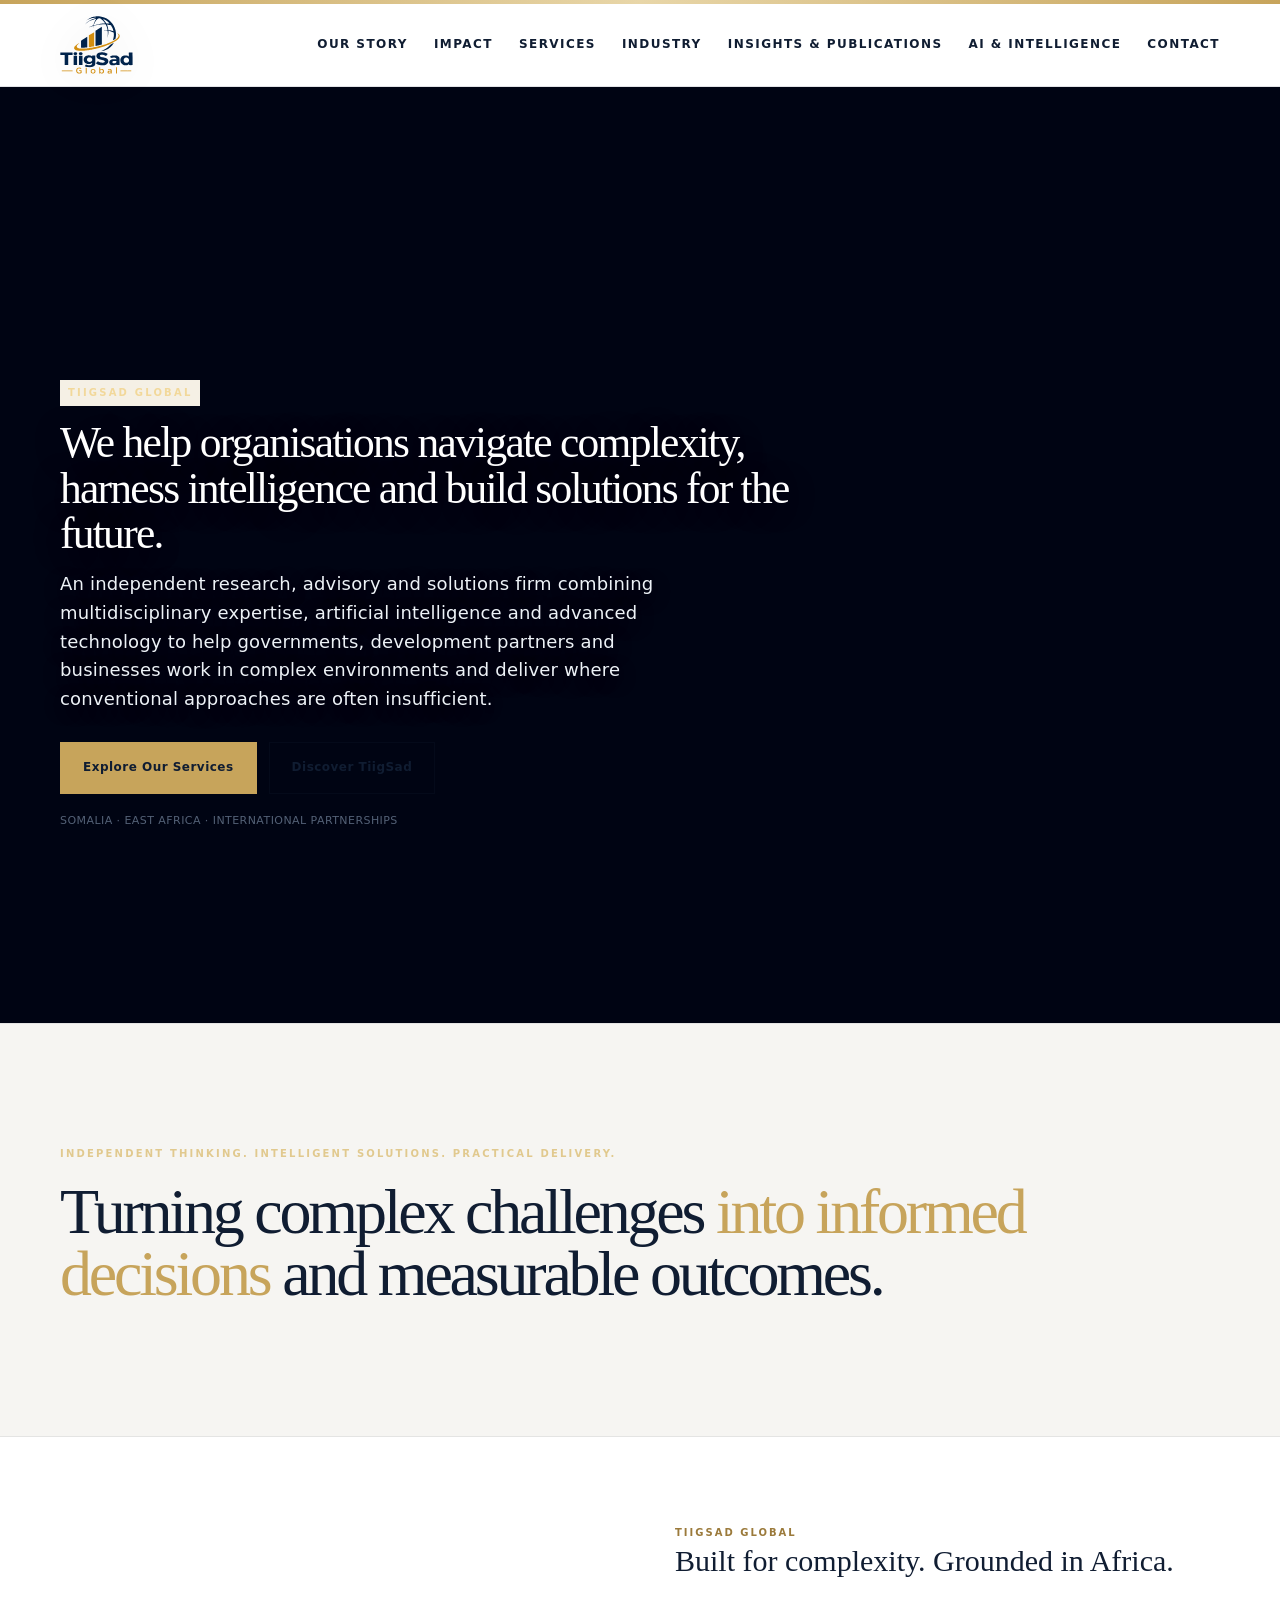
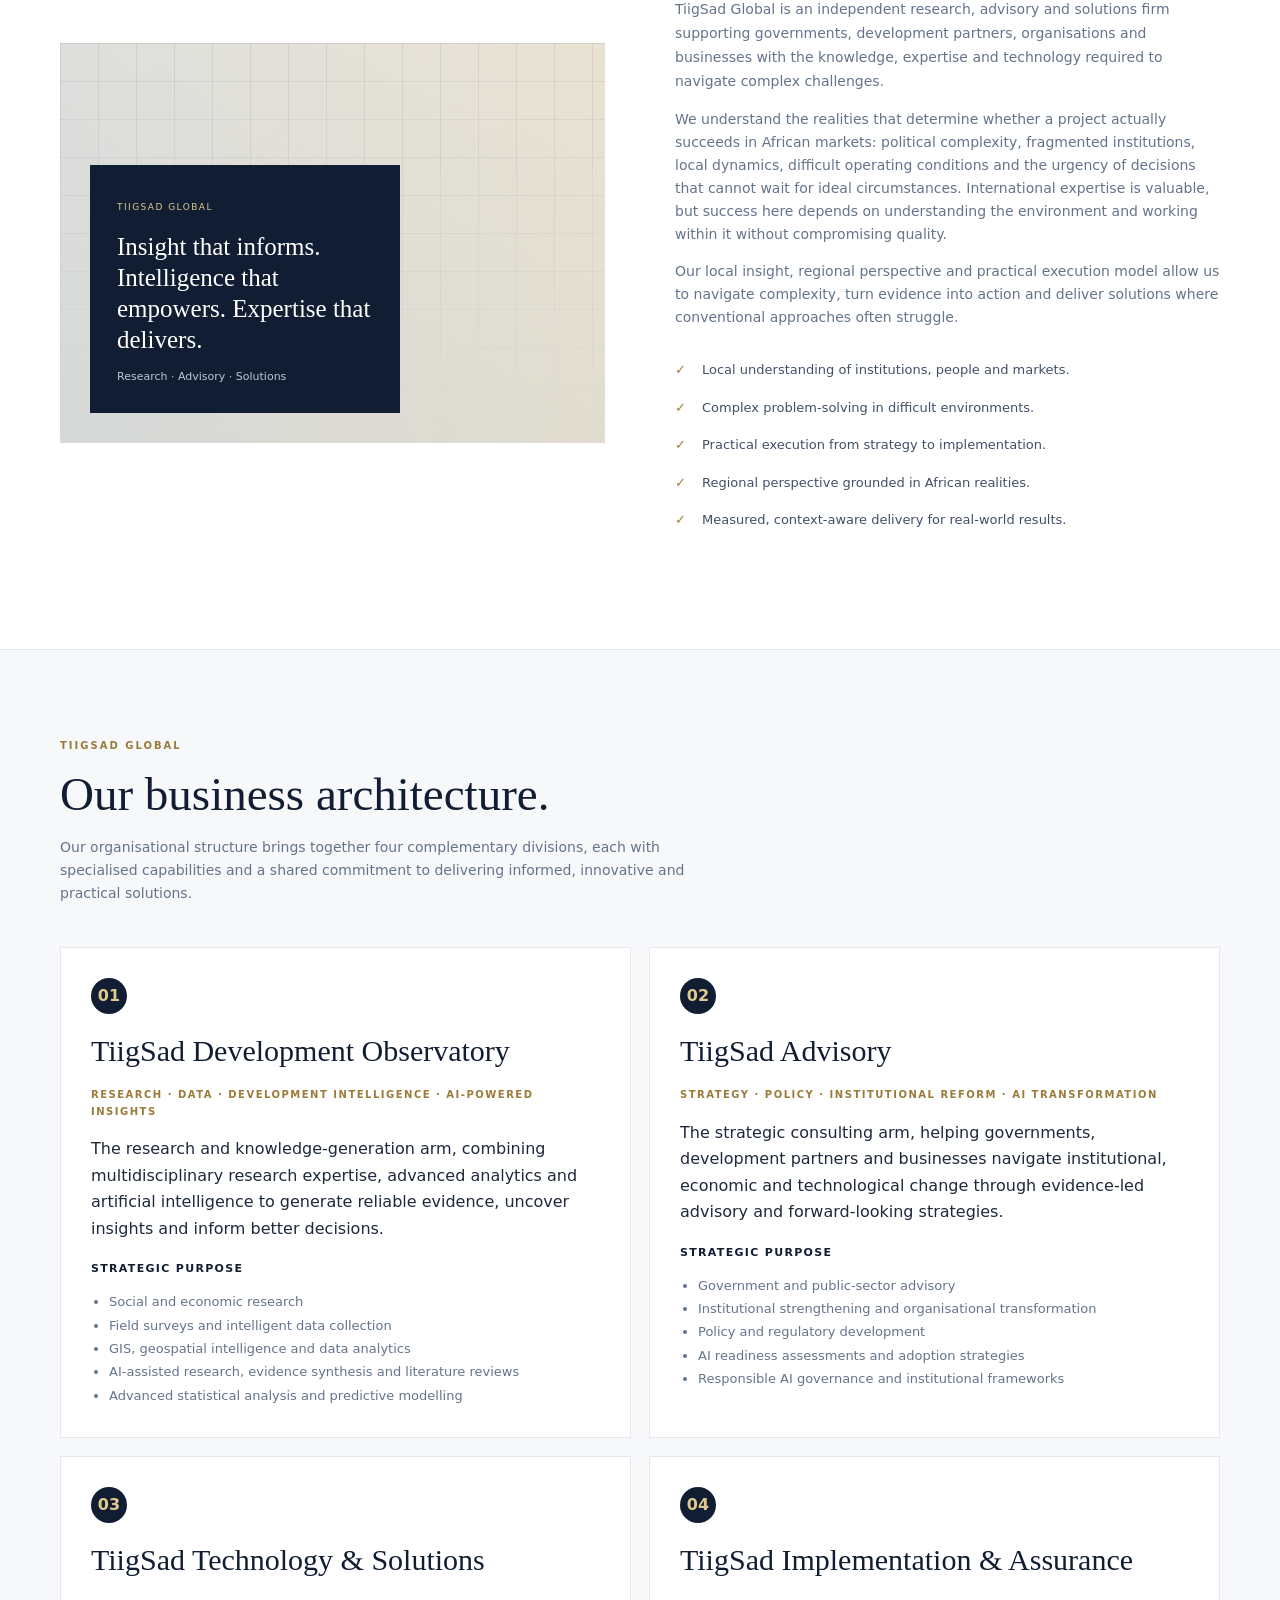
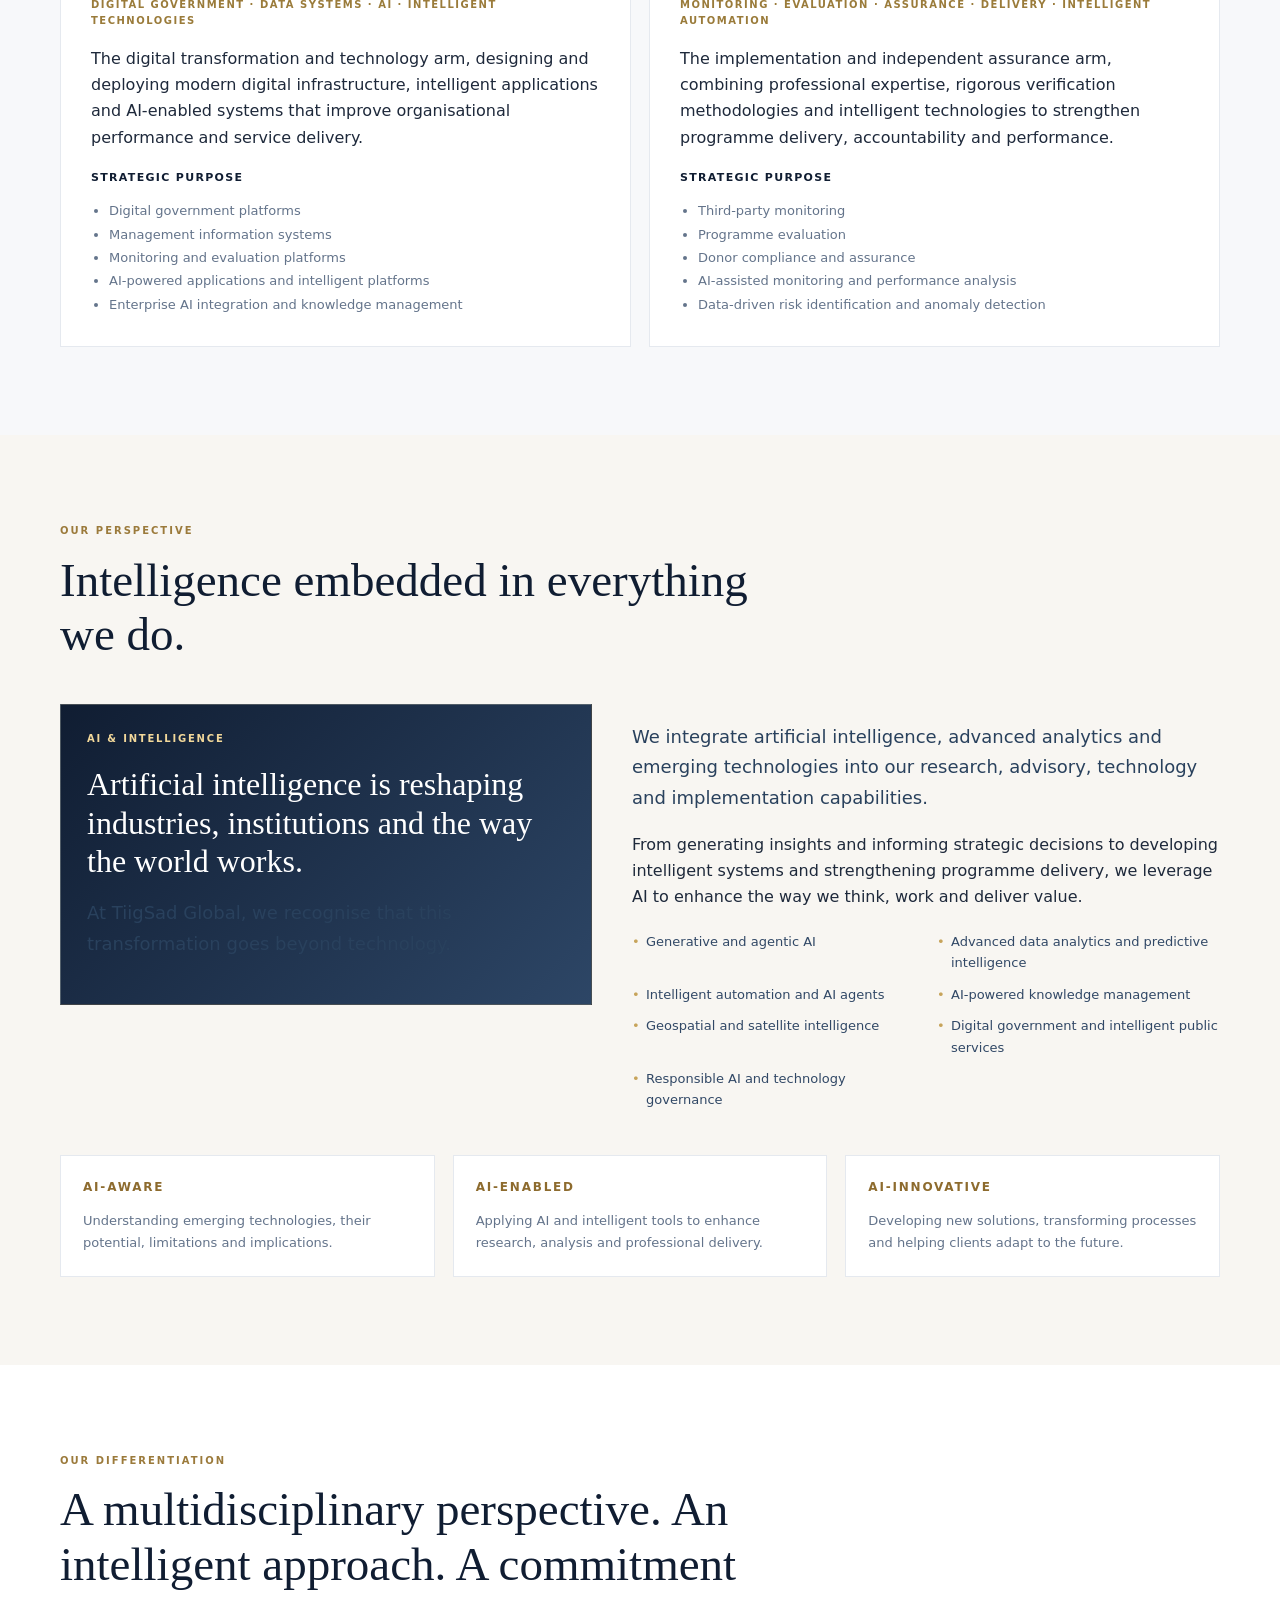
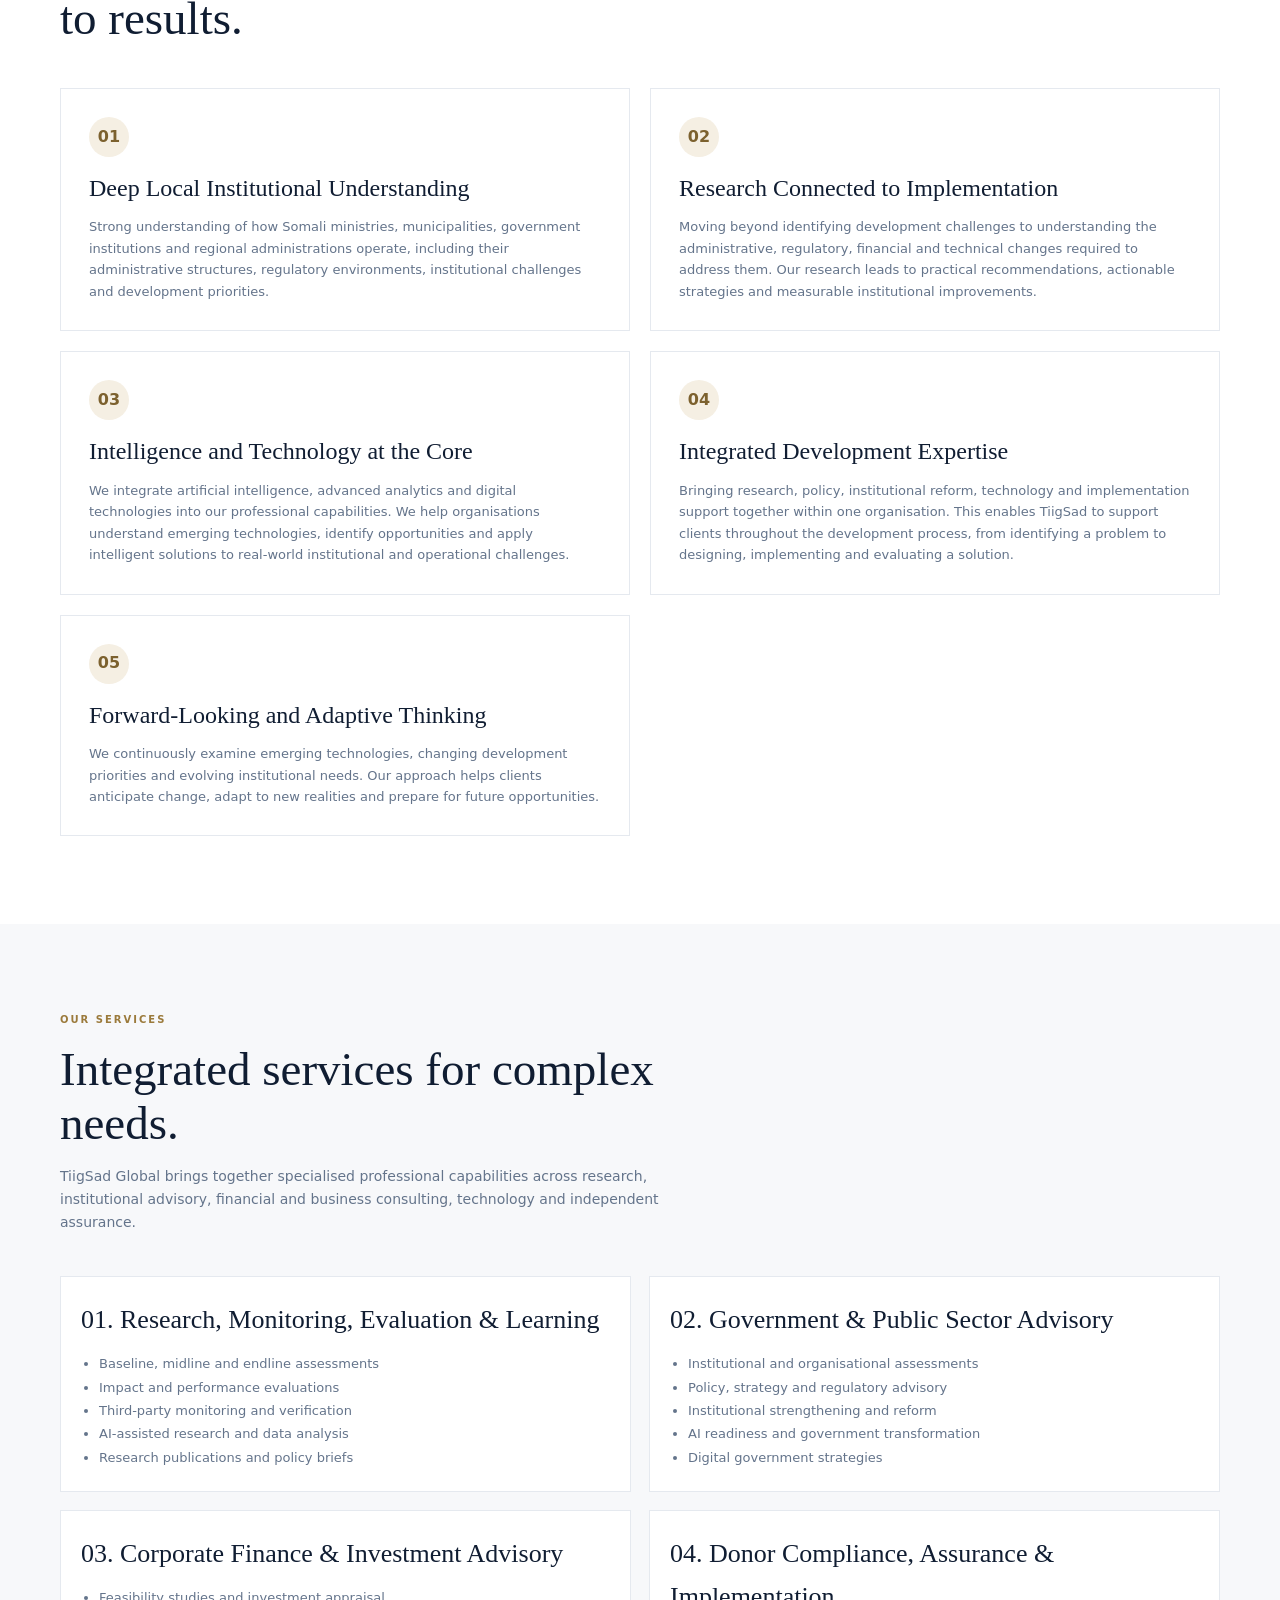
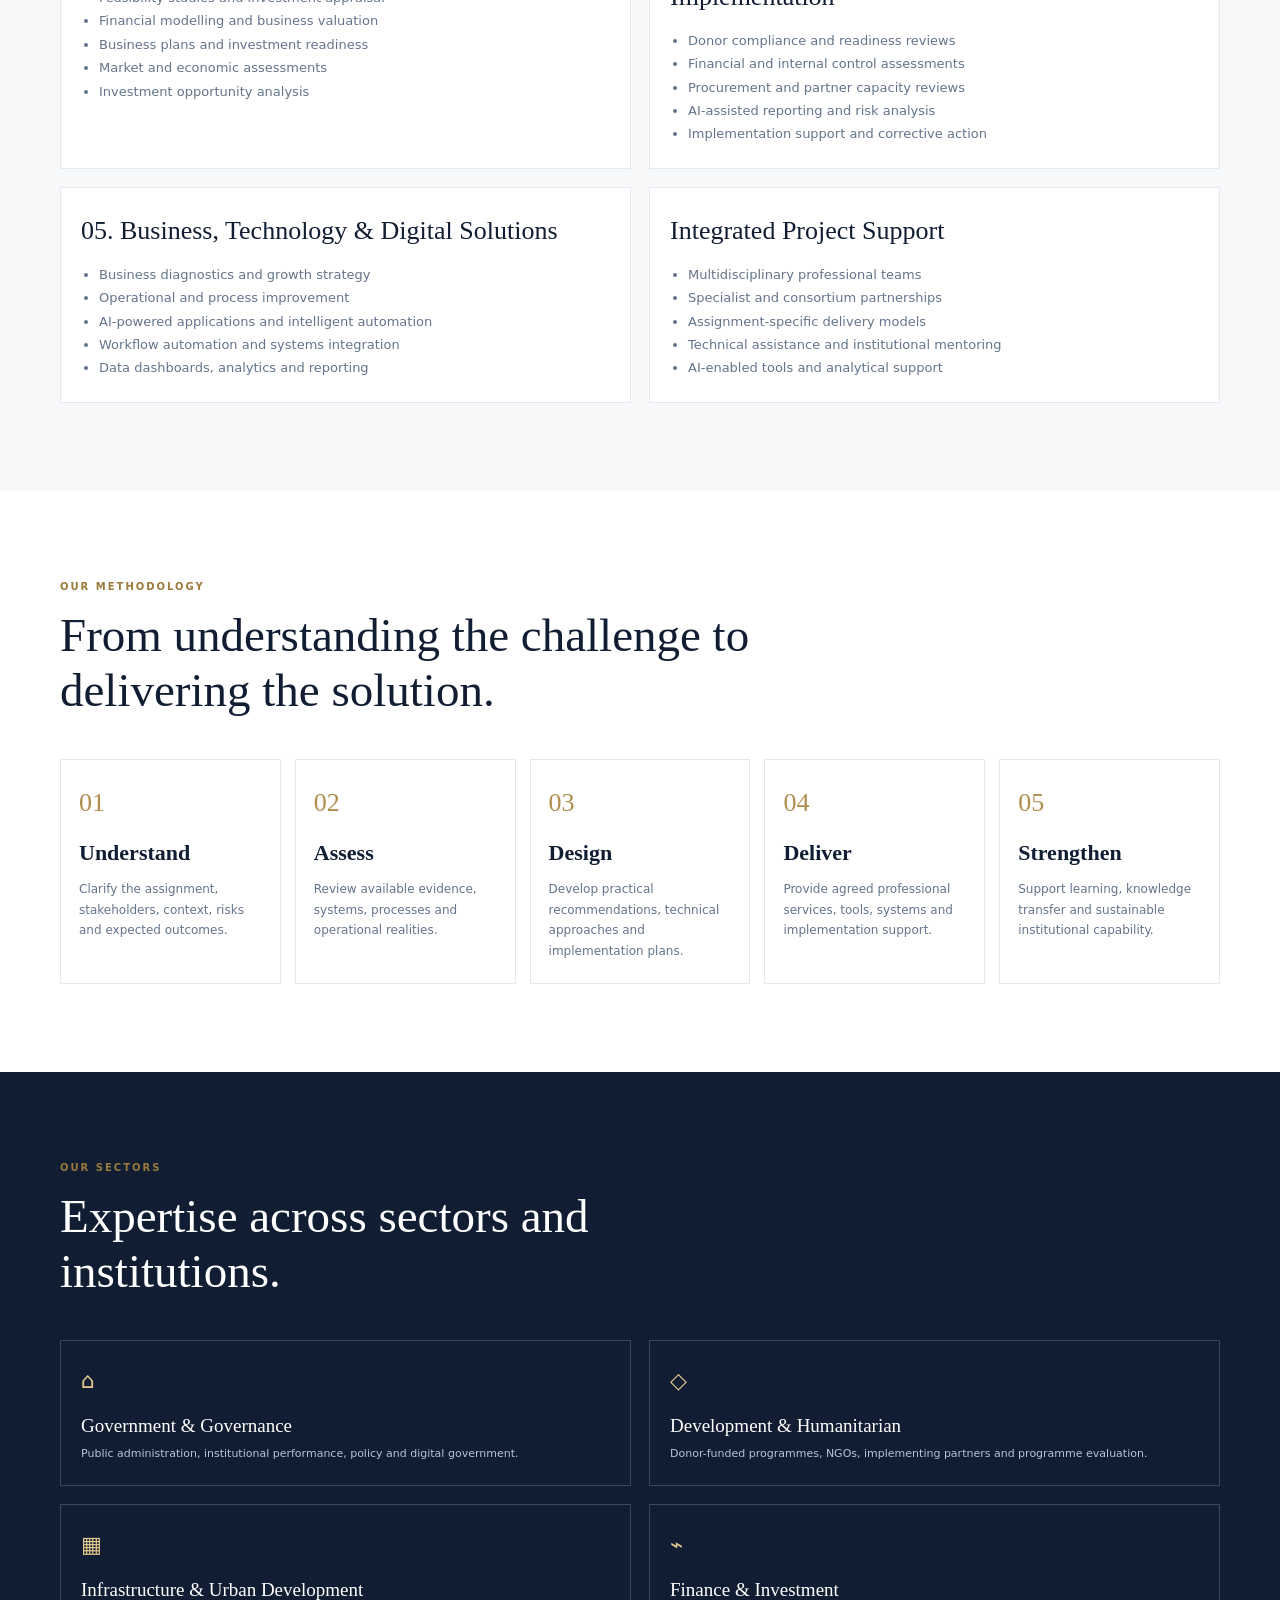
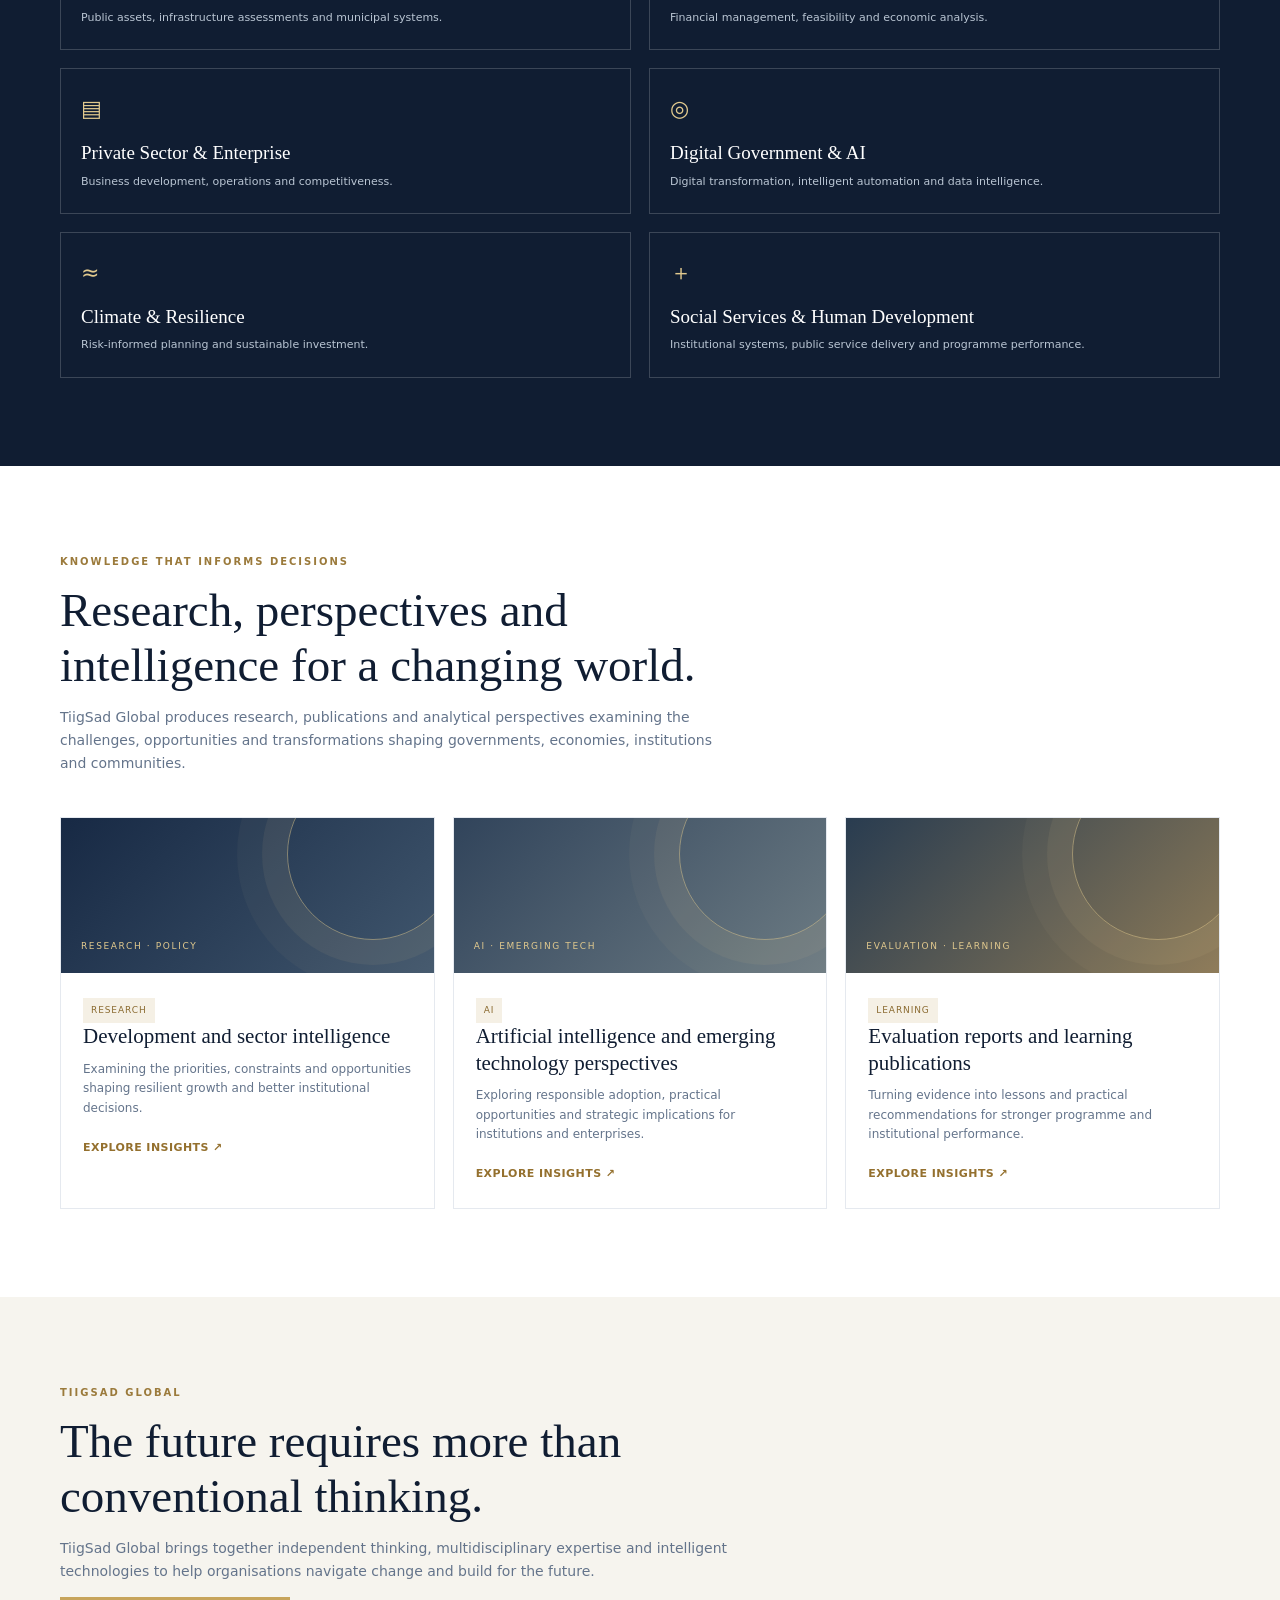
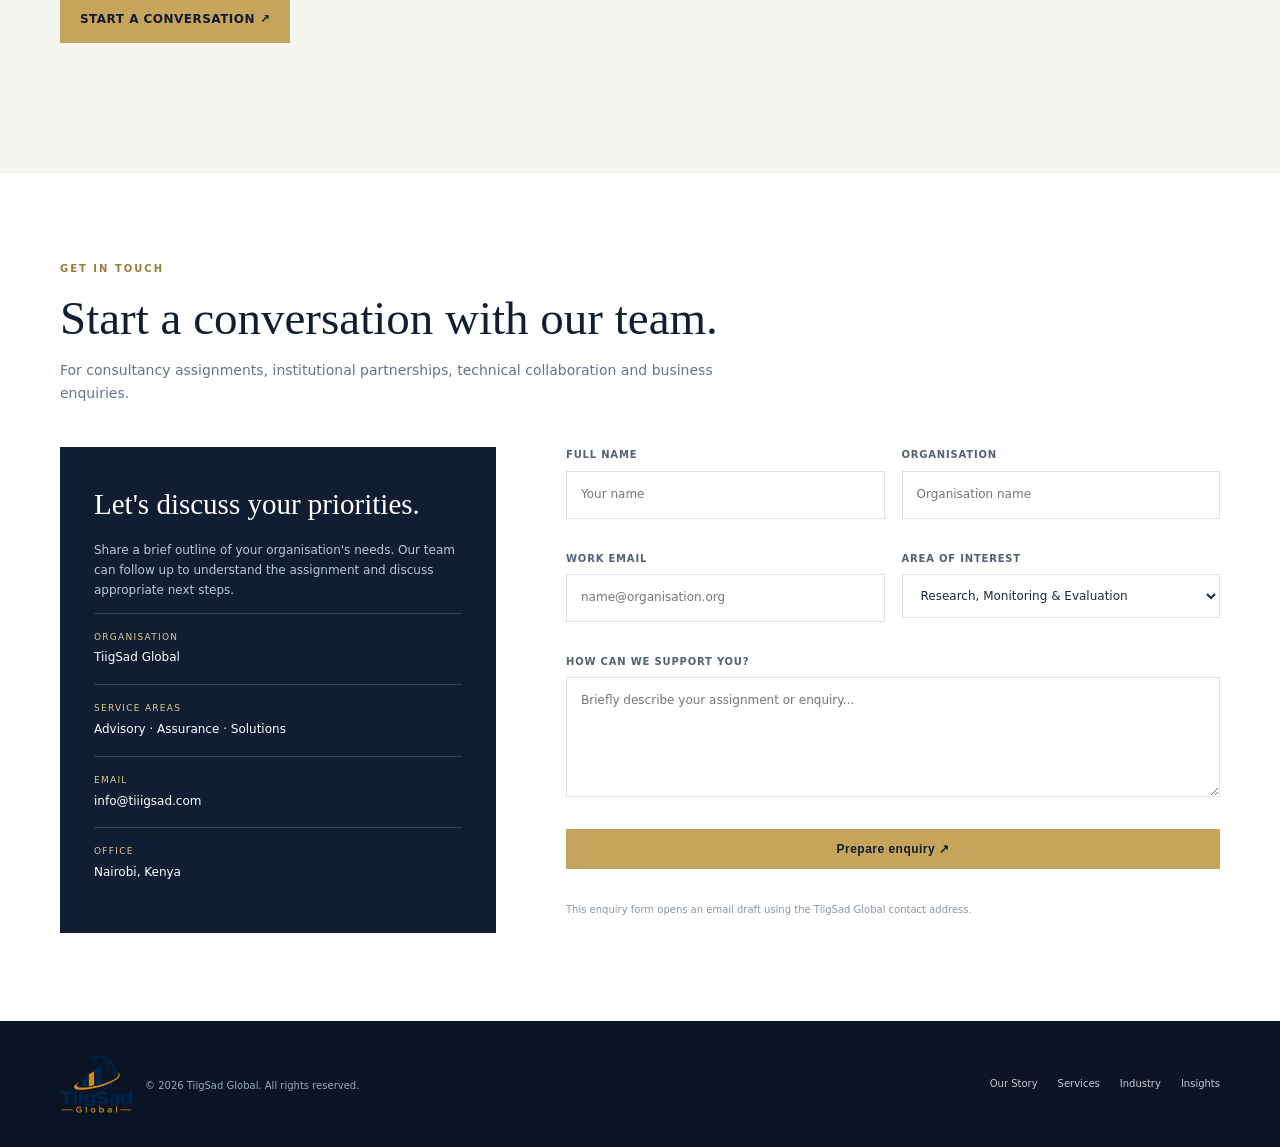
<file: index.html>
<!DOCTYPE html>
<html lang="en">
<head>
<meta charset="utf-8">
<meta name="viewport" content="width=device-width, initial-scale=1">
<meta name="description" content="TiigSad Global provides advisory, assurance and technology solutions for governments, development partners and businesses across Somalia and the wider region.">
<meta name="theme-color" content="#101d32">
<title>TiigSad Global | Advisory · Assurance · Solutions</title>
<link rel="icon" href="assets/favicon.ico" sizes="any" />
<link rel="icon" type="image/png" sizes="32x32" href="assets/favicon-32x32.png" />
<link rel="icon" type="image/png" sizes="16x16" href="assets/favicon-16x16.png" />
<link rel="apple-touch-icon" href="assets/apple-touch-icon.png" />
<link rel="manifest" href="assets/site.webmanifest" />
<style>
:root{--navy:#101d32;--navy2:#172944;--gold:#c7a45b;--gold2:#e1c98e;--ink:#1e293b;--muted:#64748b;--paper:#f7f8fa;--line:#e5e9ef;--white:#fff;--serif:Georgia,"Times New Roman",serif;--sans:Inter,ui-sans-serif,system-ui,-apple-system,"Segoe UI",sans-serif}
*{box-sizing:border-box}html{scroll-behavior:smooth}body{margin:0;font-family:var(--sans);color:var(--ink);background:#fff;line-height:1.65}a{color:inherit;text-decoration:none}.container{width:min(1160px,calc(100% - 44px));margin:auto}.topline{height:4px;background:linear-gradient(90deg,var(--gold),#e8d6a8,var(--gold))}.header{position:sticky;top:0;z-index:20;background:rgba(255,255,255,.96);backdrop-filter:blur(14px);border-bottom:1px solid rgba(16,29,50,.12)}.nav{height:82px;display:flex;align-items:center;justify-content:space-between;gap:28px}.brand{display:flex;align-items:center;gap:12px;color:var(--navy)}.brand-logo{display:block;height:58px;width:auto;max-width:270px;filter:drop-shadow(0 4px 20px rgba(0,0,0,.08))}.mark{width:43px;height:43px;border:1px solid var(--gold);display:grid;place-items:center;color:var(--gold2);font-family:var(--serif);font-weight:700;font-size:18px;letter-spacing:-2px}.brand-name{font-weight:750;letter-spacing:.12em;font-size:16px}.brand-sub{font-size:9px;letter-spacing:.22em;color:#c6ced9;margin-top:1px}.navlinks{display:flex;align-items:center;gap:26px;color:var(--navy);font-size:12px;font-weight:700;letter-spacing:.12em;text-transform:uppercase}.navlinks a{position:relative;padding:8px 0;color:var(--navy);transition:color .2s ease,transform .2s ease}.navlinks a::after{content:"";position:absolute;left:0;bottom:-4px;width:100%;height:2px;background:linear-gradient(90deg,var(--gold),var(--gold2));transform:scaleX(0);transform-origin:left;transition:transform .22s ease;opacity:.95}.navlinks a:hover,.navlinks a:focus-visible,.navlinks a.active{color:var(--gold)}.navlinks a:hover::after,.navlinks a:focus-visible::after,.navlinks a.active::after{transform:scaleX(1)}.navlinks a:hover{transform:translateY(-1px)}.nav-cta,.btn{display:inline-flex;align-items:center;justify-content:center;padding:12px 19px;background:var(--gold);color:var(--navy);font-size:12px;font-weight:800;letter-spacing:.04em;border:1px solid var(--gold);transition:.2s}.nav-cta:hover,.btn:hover{background:var(--gold2);border-color:var(--gold2);transform:translateY(-1px)}.btn-outline{background:transparent;color:#fff;border-color:rgba(255,255,255,.45)}.btn-outline:hover{color:var(--navy)}.menu{display:none;background:rgba(16,29,50,.72);border:1px solid rgba(225,201,142,.5);color:var(--gold2);padding:8px 11px;font-size:20px;line-height:1;border-radius:8px;cursor:pointer;transition:background .2s ease,border-color .2s ease,transform .2s ease}.menu:hover{background:rgba(16,29,50,.9);border-color:var(--gold2);transform:translateY(-1px)}.hero{background:transparent;color:#fff;position:relative;overflow:hidden;min-height:760px;display:flex;align-items:center}.hero:before,.hero:after{display:none}.hero-video-bg{position:absolute;inset:0;z-index:0}.hero-video-bg video{position:absolute;inset:0;width:100%;height:100%;display:block;object-fit:cover;filter:saturate(1.14) contrast(1.14) brightness(.72);background:#0b1525;pointer-events:none}.hero-inner{position:relative;z-index:1;padding:112px 0 105px;display:flex;align-items:flex-end;justify-content:flex-start;min-height:760px}.hero-caption{max-width:760px;text-align:left}.hero-caption .tag{display:inline-block;font-size:10px;letter-spacing:.22em;text-transform:uppercase;color:#f2d89a;font-weight:800;margin-bottom:14px}.hero-caption h1{margin:0;font-family:var(--serif);font-size:clamp(32px,3.4vw,56px);line-height:1.04;letter-spacing:-.04em;font-weight:400;color:#fff;text-shadow:0 4px 30px rgba(0,0,0,.45)}.hero-caption h1 .accent{color:var(--gold2)}.hero-caption p{margin:14px 0 0;font-size:18px;line-height:1.6;color:#edf2f7;max-width:640px;letter-spacing:.01em;text-shadow:0 5px 20px rgba(0,0,0,.35)}.text-block{max-width:900px}.lead{font-size:18px;line-height:1.7;color:#29415d}.subtle{color:var(--muted)}.architecture-grid{display:grid;grid-template-columns:repeat(2,1fr);gap:18px;margin-top:36px}.architecture-card{background:#fff;border:1px solid var(--line);padding:30px;min-height:100%}.architecture-card .meta{display:block;font-size:10px;letter-spacing:.15em;text-transform:uppercase;color:#9a7b3a;font-weight:800;margin:10px 0 14px}.architecture-card h3{font-family:var(--serif);font-size:30px;font-weight:400;color:var(--navy);margin:0 0 12px}.architecture-card ul{margin:12px 0 0;padding-left:18px;color:var(--muted);font-size:13px;line-height:1.8}.architecture-card ul li{margin:0}.architecture-card .purpose{display:block;margin-top:18px;font-size:11px;letter-spacing:.12em;text-transform:uppercase;color:var(--navy);font-weight:800}.ai-section{background:#f8f6f2}.ai-grid{display:grid;grid-template-columns:.95fr 1.05fr;gap:40px;align-items:start}.ai-quote{background:linear-gradient(135deg,#101d32,#2d4666);padding:26px;color:#fff;border:1px solid rgba(225,201,142,.22)}.ai-quote .mini{font-size:10px;letter-spacing:.18em;text-transform:uppercase;color:#f2d89a;font-weight:800}.ai-quote h3{font-family:var(--serif);font-size:32px;font-weight:400;line-height:1.2;margin:18px 0}.ai-boxes{display:grid;grid-template-columns:repeat(3,1fr);gap:18px;margin-top:28px}.ai-box{background:#fff;border:1px solid var(--line);padding:22px}.ai-box h4{font-size:12px;letter-spacing:.15em;text-transform:uppercase;color:#8d6b2e;margin:0 0 12px}.ai-box p{margin:0;color:var(--muted);font-size:13px;line-height:1.7}.focus-list{display:grid;grid-template-columns:repeat(2,1fr);gap:10px 22px;margin-top:20px;list-style:none;padding:0}.focus-list li{position:relative;padding-left:14px;color:#314866;font-size:13px}.focus-list li:before{content:"•";position:absolute;left:0;color:var(--gold)}.capability-list{display:grid;grid-template-columns:repeat(2,1fr);gap:18px}.capability-card{background:#fff;border:1px solid var(--line);padding:22px 20px}.capability-card h3{font-family:var(--serif);font-size:26px;font-weight:400;color:var(--navy);margin:0 0 10px}.capability-card ul{margin:0;padding-left:18px;color:var(--muted);font-size:13px;line-height:1.8}.method-grid{display:grid;grid-template-columns:repeat(5,1fr);gap:14px;margin-top:26px}.method-step{background:#fff;border:1px solid var(--line);padding:22px 18px}.method-step .num{font-family:var(--serif);font-size:26px;color:#b08d4d}.method-step h4{font-family:var(--serif);font-size:22px;color:var(--navy);margin:10px 0 8px}.method-step p{margin:0;color:var(--muted);font-size:12px;line-height:1.7}.sector-list{display:grid;grid-template-columns:repeat(2,1fr);gap:18px}.sector-list .sector{background:transparent;border:1px solid rgba(255,255,255,.18);padding:22px 20px;min-height:initial}.insight-list{display:grid;grid-template-columns:repeat(3,1fr);gap:18px}.insight-list .insight{min-height:100%}.closing-quote{background:#f6f4ee}.closing-box{max-width:980px}.hero-panel{border:1px solid rgba(225,201,142,.35);background:rgba(255,255,255,.045);padding:30px;backdrop-filter:blur(8px)}.hero-panel .panel-label{font-size:10px;color:var(--gold2);letter-spacing:.18em;text-transform:uppercase}.hero-panel h3{font-family:var(--serif);font-weight:400;font-size:27px;line-height:1.25;margin:12px 0 22px}.pillar{display:flex;gap:13px;padding:13px 0;border-top:1px solid rgba(255,255,255,.13);align-items:center}.pillar b{font-size:11px;letter-spacing:.09em;color:#fff}.pillar span{font-size:11px;color:#aebccc;margin-left:auto;text-align:right}.pillar i{font-style:normal;color:var(--gold2);font-size:17px}.hero-video-wrap{display:none}.hero-video-overlay{display:none}.hero-video-badge{display:none}.hero-details{background:#f6f5f2;border-top:1px solid rgba(16,29,50,.08);border-bottom:1px solid rgba(16,29,50,.08)}.hero-details .container{padding:34px 0 42px}.hero-detail-block{max-width:1180px}.eyebrow{color:var(--gold2);font-size:10px;letter-spacing:.22em;text-transform:uppercase;font-weight:800}.hero-detail-block .eyebrow{margin-bottom:18px}.hero-detail-block h2{font-family:var(--serif);font-weight:400;font-size:clamp(42px,5vw,96px);line-height:.98;letter-spacing:-.05em;margin:0;color:var(--navy)}.hero-detail-block h2 .accent{color:var(--gold);font-style:normal}.hero-detail-block p{font-size:22px;line-height:1.6;color:#264058;margin:26px 0 0;max-width:1120px}.hero-actions{display:flex;gap:12px;flex-wrap:wrap;margin-top:28px}.hero-note{margin-top:18px;font-size:11px;color:#536176;letter-spacing:.04em}.hero-actions .btn{padding:15px 22px;font-size:12px}.hero-actions .btn-outline{background:transparent;border:1px solid rgba(16,29,50,.25);color:var(--navy)}
.trustbar{background:#f1f3f6;border-bottom:1px solid var(--line)}.trust-inner{display:flex;justify-content:space-between;gap:24px;align-items:center;padding:23px 0}.trust-inner strong{font-size:10px;letter-spacing:.15em;color:#7b8797;text-transform:uppercase}.trust-items{display:flex;gap:28px;flex-wrap:wrap;color:#526176;font-size:11px;font-weight:700}
section{padding:88px 0}.section-head{max-width:720px;margin-bottom:42px}.kicker{font-size:10px;text-transform:uppercase;letter-spacing:.2em;color:#9b7a3b;font-weight:800}.section-head h2{font-family:var(--serif);font-size:clamp(33px,4vw,47px);line-height:1.16;font-weight:400;color:var(--navy);margin:13px 0}.section-head p{color:var(--muted);font-size:14px;max-width:670px}.intro-grid{display:grid;grid-template-columns:1fr 1fr;gap:70px;align-items:center}.intro-visual{min-height:400px;background:linear-gradient(145deg,rgba(16,29,50,.05),rgba(199,164,91,.17)),linear-gradient(30deg,#dce3e9,#f3eee3);position:relative;overflow:hidden;padding:30px;display:flex;align-items:end}.visual-grid{position:absolute;inset:0;background-image:linear-gradient(rgba(16,29,50,.08) 1px,transparent 1px),linear-gradient(90deg,rgba(16,29,50,.08) 1px,transparent 1px);background-size:38px 38px;mask-image:linear-gradient(black,transparent)}.visual-card{position:relative;background:var(--navy);color:#fff;padding:27px;max-width:310px}.visual-card small{color:var(--gold2);letter-spacing:.16em;text-transform:uppercase;font-size:9px}.visual-card strong{display:block;font-family:var(--serif);font-size:25px;font-weight:400;line-height:1.25;margin:12px 0}.visual-card p{font-size:11px;color:#bdc8d6;margin:0}.intro-copy h3{font-family:var(--serif);font-size:30px;font-weight:400;color:var(--navy);line-height:1.3;margin:0 0 18px}.intro-copy p{color:var(--muted);font-size:14px}.checks{list-style:none;padding:0;margin:22px 0}.checks li{padding:8px 0 8px 27px;position:relative;font-size:13px;color:#405067}.checks li:before{content:"✓";position:absolute;left:0;color:#a27e39;font-weight:900}
.business-architecture{background:var(--paper);border-top:1px solid var(--line)}.business-grid{display:grid;grid-template-columns:repeat(2,1fr);gap:18px}.business-card{background:#fff;border:1px solid var(--line);padding:28px;min-height:200px;transition:.25s}.business-card:hover{transform:translateY(-4px);border-color:#c7a45b;box-shadow:0 12px 28px rgba(16,29,50,.06)}.business-type{display:inline-flex;align-items:center;justify-content:center;width:36px;height:36px;background:var(--navy);color:var(--gold2);font-weight:800;border-radius:999px;margin-bottom:12px}.business-card h3{font-family:var(--serif);font-size:25px;font-weight:400;line-height:1.2;color:var(--navy);margin:0 0 8px}.business-meta{display:block;font-size:11px;letter-spacing:.12em;text-transform:uppercase;color:#a37b31;font-weight:800;margin-bottom:10px}.business-card p{color:var(--muted);font-size:13px;margin:0 0 14px}.business-card strong{display:block;font-size:12px;letter-spacing:.06em;text-transform:uppercase;color:var(--navy);margin-top:10px}.differentiation{background:#fff}.diff-grid{display:grid;grid-template-columns:repeat(2,1fr);gap:20px}.diff-item{border:1px solid var(--line);background:#fff;padding:28px}.diff-item span{display:inline-flex;align-items:center;justify-content:center;width:40px;height:40px;border-radius:50%;background:#f5efe3;color:#7c612e;font-weight:800;margin-bottom:12px}.diff-item h3{font-family:var(--serif);font-size:24px;font-weight:400;color:var(--navy);margin:0 0 8px}.diff-item p{color:var(--muted);font-size:13px;margin:0}.services{background:var(--paper)}.service-grid{display:grid;grid-template-columns:repeat(3,1fr);gap:16px}.service-card{background:#fff;border:1px solid var(--line);padding:27px;min-height:280px;transition:.25s}.service-card:hover{transform:translateY(-4px);border-color:#c7a45b;box-shadow:0 14px 32px rgba(16,29,50,.07)}.service-no{font-family:var(--serif);font-size:28px;color:#b08d4d}.service-card h3{font-family:var(--serif);font-weight:400;font-size:23px;line-height:1.25;color:var(--navy);margin:13px 0}.service-card p{font-size:12px;color:var(--muted);margin:0 0 17px}.service-card ul{padding-left:17px;color:#526176;font-size:11px;line-height:1.9}.learn{font-size:11px;font-weight:800;color:#94702e;letter-spacing:.04em}
.approach-grid{display:grid;grid-template-columns:.85fr 1.15fr;gap:75px}.approach-copy{position:sticky;top:115px;align-self:start}.approach-copy h2{font-family:var(--serif);font-size:43px;font-weight:400;line-height:1.15;color:var(--navy);margin:13px 0}.approach-copy p{font-size:14px;color:var(--muted)}.steps{border-top:1px solid var(--line)}.step{display:grid;grid-template-columns:55px 1fr;gap:18px;padding:25px 0;border-bottom:1px solid var(--line)}.step-num{font-family:var(--serif);font-size:28px;color:#b08d4d}.step h3{margin:2px 0 7px;font-family:var(--serif);font-weight:400;font-size:22px;color:var(--navy)}.step p{margin:0;color:var(--muted);font-size:12px}
.sectors{background:var(--navy);color:#fff}.sectors .section-head h2{color:#fff}.sectors .section-head p{color:#b9c5d3}.sector-grid{display:grid;grid-template-columns:repeat(4,1fr);gap:1px;background:rgba(255,255,255,.16);border:1px solid rgba(255,255,255,.16)}.sector{background:var(--navy);padding:25px 22px;min-height:155px}.sector span{font-size:22px;color:var(--gold2)}.sector h3{font-family:var(--serif);font-size:19px;font-weight:400;margin:10px 0 4px}.sector p{font-size:11px;color:#b9c5d3;margin:0}
.insights{background:#fff}.insight-grid{display:grid;grid-template-columns:repeat(3,1fr);gap:17px}.insight{border:1px solid var(--line);background:#fff}.insight-art{height:155px;background:linear-gradient(135deg,#172944,#40566d);position:relative;overflow:hidden;padding:20px;display:flex;align-items:end}.insight-art:before{content:"";position:absolute;width:170px;height:170px;border:1px solid rgba(225,201,142,.5);border-radius:50%;right:-25px;top:-50px;box-shadow:0 0 0 25px rgba(225,201,142,.07),0 0 0 50px rgba(225,201,142,.04)}.insight-art span{position:relative;color:var(--gold2);font-size:9px;letter-spacing:.18em;text-transform:uppercase}.insight-body{padding:22px}.insight-body h3{font-family:var(--serif);font-weight:400;font-size:21px;color:var(--navy);line-height:1.25;margin:0 0 10px}.insight-body p{font-size:12px;color:var(--muted);margin:0 0 14px}.tag{display:inline-block;font-size:9px;letter-spacing:.1em;text-transform:uppercase;color:#8b6b31;background:#f5f0e5;padding:5px 8px}
.cta-band{background:#f2f3f5;padding:65px 0}.cta-inner{display:flex;justify-content:space-between;align-items:center;gap:35px}.cta-inner h2{font-family:var(--serif);font-weight:400;font-size:35px;color:var(--navy);margin:0 0 8px}.cta-inner p{margin:0;color:var(--muted);font-size:13px;max-width:620px}
.contact{background:#fff}.contact-grid{display:grid;grid-template-columns:.8fr 1.2fr;gap:70px}.contact-info{background:var(--navy);color:#fff;padding:34px}.contact-info h3{font-family:var(--serif);font-size:29px;font-weight:400;margin:0 0 12px}.contact-info p{font-size:12px;color:#bdc8d6}.contact-detail{padding:16px 0;border-top:1px solid rgba(255,255,255,.15);font-size:12px}.contact-detail small{display:block;color:var(--gold2);text-transform:uppercase;letter-spacing:.14em;font-size:9px;margin-bottom:4px}.form{display:grid;grid-template-columns:1fr 1fr;gap:17px}.field{display:flex;flex-direction:column;gap:7px}.field.full{grid-column:1/-1}.field label{font-size:10px;font-weight:800;color:#536176;letter-spacing:.08em;text-transform:uppercase}.field input,.field select,.field textarea{border:1px solid #dce2e9;background:#fff;padding:13px 14px;font:inherit;font-size:12px;color:var(--ink);outline:none}.field input:focus,.field textarea:focus,.field select:focus{border-color:var(--gold)}.field textarea{min-height:120px;resize:vertical}.form-note{grid-column:1/-1;font-size:10px;color:#8a96a5}
.footer{background:#0b1525;color:#fff;padding:34px 0}.footer-inner{display:flex;justify-content:space-between;align-items:center;gap:25px}.footer p{font-size:10px;color:#9ba9ba;margin:5px 0 0}.footer-links{display:flex;gap:20px;font-size:10px;color:#c2cbd6}
@media(max-width:900px){.navlinks{gap:15px}.navlinks a{font-size:11px}.hero-inner{gap:35px}.service-grid{grid-template-columns:repeat(2,1fr)}.sector-grid{grid-template-columns:repeat(2,1fr)}.intro-grid,.approach-grid{gap:38px}.contact-grid{gap:35px}.business-grid,.diff-grid{grid-template-columns:1fr}}
@media(max-width:680px){html,body{overflow-x:hidden}.container{width:calc(100% - 32px)}.nav{height:70px}.brand-logo{height:46px;max-width:210px}.menu{display:block;flex:none}.navlinks{display:none;position:absolute;top:70px;left:0;right:0;width:100%;background:rgba(16,29,50,.98);padding:14px 16px 18px;flex-direction:column;align-items:flex-start;gap:0;border-top:1px solid rgba(225,201,142,.24);box-shadow:0 18px 40px rgba(0,0,0,.18);z-index:30}.navlinks.open{display:flex}.navlinks a{width:100%;min-height:44px;display:flex;align-items:center;padding:10px 6px;color:#f5efe6;font-size:11px}.navlinks a::after{bottom:2px}.navlinks a.active{color:var(--gold2)}.capability-list,.sector-list,.method-grid,.insight-list{display:flex!important;grid-template-columns:none!important;overflow-x:auto!important;overscroll-behavior-inline:contain;scroll-snap-type:x mandatory;gap:14px!important;padding:4px 16px 18px;margin-left:-16px;margin-right:-16px;width:calc(100% + 32px);scroll-padding-inline:16px;-webkit-overflow-scrolling:touch;scrollbar-width:none}.capability-list::-webkit-scrollbar,.sector-list::-webkit-scrollbar,.method-grid::-webkit-scrollbar,.insight-list::-webkit-scrollbar{display:none}.capability-list .capability-card,.sector-list .sector,.method-grid .method-step,.insight-list .insight{flex:0 0 82%;scroll-snap-align:start;scroll-snap-stop:always}.capability-list:after,.sector-list:after,.method-grid:after,.insight-list:after{content:"";flex:0 0 1px}.intro-grid,.architecture-grid,.ai-grid,.diff-grid,.ai-boxes,.contact-grid,.focus-list,.method-grid,.capability-list,.sector-list,.insight-list{min-width:0}.intro-grid,.architecture-grid,.ai-grid,.diff-grid,.ai-boxes,.contact-grid,.focus-list{grid-template-columns:1fr!important}.architecture-card,.ai-quote,.diff-item,.ai-box,.contact-info,.form,.visual-card,.intro-visual,.intro-copy{width:100%;max-width:none;min-width:0}.architecture-card{padding:22px!important}.ai-grid>*,.diff-grid>*,.contact-grid>*{min-width:0;width:100%}.focus-list{gap:8px 0}.focus-list li{width:100%}.contact-grid{gap:28px}.form{grid-template-columns:1fr!important}.field.full,.form-note{grid-column:auto!important}.sector-list,.method-grid,.capability-list,.insight-list{margin-left:-16px;margin-right:-16px;width:calc(100% + 32px)}}
</style>
</head>
<body>
<div class="topline"></div>
<header class="header">
  <div class="container nav">
    <a class="brand" href="index.html" aria-label="TiigSad Global home">
      <img class="brand-logo" src="assets/TiigSad_Global_Logo_Transparent.svg" alt="TiigSad Global logo">
    </a>
    <button class="menu" id="menuBtn" aria-label="Open navigation" aria-expanded="false">☰</button>
    <nav class="navlinks" id="navLinks">
      <a href="our-story.html">Our Story</a><a href="impact.html">Impact</a><a href="services.html">Services</a><a href="industry.html">Industry</a><a href="insights-publications.html">Insights &amp; Publications</a><a href="#ai-intelligence">AI &amp; Intelligence</a><a href="#contact">Contact</a>
    </nav>
  </div>
</header>
<main>
<section class="hero" id="home">
  <div class="hero-video-bg" aria-label="TiigSad Global introduction video">
    <video autoplay muted loop playsinline webkit-playsinline preload="auto" disablepictureinpicture controlsList="nodownload noplaybackrate" aria-hidden="true">
      <source src="assets/video.mp4" type="video/mp4">
    </video>
  </div>
  <div class="container hero-inner">
    <div class="hero-caption">
      <span class="tag">TIIGSAD GLOBAL</span>
      <h1>We help organisations navigate complexity, harness intelligence and build solutions for the future.</h1>
      <p>An independent research, advisory and solutions firm combining multidisciplinary expertise, artificial intelligence and advanced technology to help governments, development partners and businesses work in complex environments and deliver where conventional approaches are often insufficient.</p>
      <div class="hero-actions">
        <a class="btn" href="#services">Explore Our Services</a>
        <a class="btn btn-outline" href="#story">Discover TiigSad</a>
      </div>
      <div class="hero-note">SOMALIA · EAST AFRICA · INTERNATIONAL PARTNERSHIPS</div>
    </div>
  </div>
</section>

<section class="hero-details">
  <div class="container">
    <div class="hero-detail-block">
      <div class="eyebrow">Independent thinking. Intelligent solutions. Practical delivery.</div>
      <h2>Turning complex challenges <span class="accent">into informed decisions</span> and measurable outcomes.</h2>
    </div>
  </div>
</section>

<section id="story">
  <div class="container intro-grid">
    <div class="intro-visual">
      <div class="visual-grid"></div>
      <div class="visual-card">
        <small>TIIGSAD GLOBAL</small>
        <strong>Insight that informs. Intelligence that empowers. Expertise that delivers.</strong>
        <p>Research · Advisory · Solutions</p>
      </div>
    </div>
    <div class="intro-copy">
      <div class="kicker">TIIGSAD GLOBAL</div>
      <h3>Built for complexity. Grounded in Africa.</h3>
      <p class="lead">TiigSad Global is an independent research, advisory and solutions firm supporting governments, development partners, organisations and businesses with the knowledge, expertise and technology required to navigate complex challenges.</p>
      <p>We understand the realities that determine whether a project actually succeeds in African markets: political complexity, fragmented institutions, local dynamics, difficult operating conditions and the urgency of decisions that cannot wait for ideal circumstances. International expertise is valuable, but success here depends on understanding the environment and working within it without compromising quality.</p>
      <p>Our local insight, regional perspective and practical execution model allow us to navigate complexity, turn evidence into action and deliver solutions where conventional approaches often struggle.</p>
      <ul class="checks">
        <li>Local understanding of institutions, people and markets.</li>
        <li>Complex problem-solving in difficult environments.</li>
        <li>Practical execution from strategy to implementation.</li>
        <li>Regional perspective grounded in African realities.</li>
        <li>Measured, context-aware delivery for real-world results.</li>
      </ul>
    </div>
  </div>
</section>

<section class="business-architecture" id="architecture">
  <div class="container">
    <div class="section-head">
      <div class="kicker">TIIGSAD GLOBAL</div>
      <h2>Our business architecture.</h2>
      <p>Our organisational structure brings together four complementary divisions, each with specialised capabilities and a shared commitment to delivering informed, innovative and practical solutions.</p>
    </div>
    <div class="architecture-grid">
      <article class="architecture-card">
        <div class="business-type">01</div>
        <h3>TiigSad Development Observatory</h3>
        <span class="meta">RESEARCH · DATA · DEVELOPMENT INTELLIGENCE · AI-POWERED INSIGHTS</span>
        <p>The research and knowledge-generation arm, combining multidisciplinary research expertise, advanced analytics and artificial intelligence to generate reliable evidence, uncover insights and inform better decisions.</p>
        <strong class="purpose">Strategic purpose</strong>
        <ul>
          <li>Social and economic research</li>
          <li>Field surveys and intelligent data collection</li>
          <li>GIS, geospatial intelligence and data analytics</li>
          <li>AI-assisted research, evidence synthesis and literature reviews</li>
          <li>Advanced statistical analysis and predictive modelling</li>
        </ul>
      </article>
      <article class="architecture-card">
        <div class="business-type">02</div>
        <h3>TiigSad Advisory</h3>
        <span class="meta">STRATEGY · POLICY · INSTITUTIONAL REFORM · AI TRANSFORMATION</span>
        <p>The strategic consulting arm, helping governments, development partners and businesses navigate institutional, economic and technological change through evidence-led advisory and forward-looking strategies.</p>
        <strong class="purpose">Strategic purpose</strong>
        <ul>
          <li>Government and public-sector advisory</li>
          <li>Institutional strengthening and organisational transformation</li>
          <li>Policy and regulatory development</li>
          <li>AI readiness assessments and adoption strategies</li>
          <li>Responsible AI governance and institutional frameworks</li>
        </ul>
      </article>
      <article class="architecture-card">
        <div class="business-type">03</div>
        <h3>TiigSad Technology &amp; Solutions</h3>
        <span class="meta">DIGITAL GOVERNMENT · DATA SYSTEMS · AI · INTELLIGENT TECHNOLOGIES</span>
        <p>The digital transformation and technology arm, designing and deploying modern digital infrastructure, intelligent applications and AI-enabled systems that improve organisational performance and service delivery.</p>
        <strong class="purpose">Strategic purpose</strong>
        <ul>
          <li>Digital government platforms</li>
          <li>Management information systems</li>
          <li>Monitoring and evaluation platforms</li>
          <li>AI-powered applications and intelligent platforms</li>
          <li>Enterprise AI integration and knowledge management</li>
        </ul>
      </article>
      <article class="architecture-card">
        <div class="business-type">04</div>
        <h3>TiigSad Implementation &amp; Assurance</h3>
        <span class="meta">MONITORING · EVALUATION · ASSURANCE · DELIVERY · INTELLIGENT AUTOMATION</span>
        <p>The implementation and independent assurance arm, combining professional expertise, rigorous verification methodologies and intelligent technologies to strengthen programme delivery, accountability and performance.</p>
        <strong class="purpose">Strategic purpose</strong>
        <ul>
          <li>Third-party monitoring</li>
          <li>Programme evaluation</li>
          <li>Donor compliance and assurance</li>
          <li>AI-assisted monitoring and performance analysis</li>
          <li>Data-driven risk identification and anomaly detection</li>
        </ul>
      </article>
    </div>
  </div>
</section>

<section class="ai-section" id="ai-intelligence">
  <div class="container">
    <div class="section-head">
      <div class="kicker">OUR PERSPECTIVE</div>
      <h2>Intelligence embedded in everything we do.</h2>
    </div>
    <div class="ai-grid">
      <div class="ai-quote">
        <div class="mini">AI &amp; Intelligence</div>
        <h3>Artificial intelligence is reshaping industries, institutions and the way the world works.</h3>
        <p class="lead">At TiigSad Global, we recognise that this transformation goes beyond technology.</p>
      </div>
      <div>
        <p class="lead">We integrate artificial intelligence, advanced analytics and emerging technologies into our research, advisory, technology and implementation capabilities.</p>
        <p>From generating insights and informing strategic decisions to developing intelligent systems and strengthening programme delivery, we leverage AI to enhance the way we think, work and deliver value.</p>
        <ul class="focus-list">
          <li>Generative and agentic AI</li>
          <li>Advanced data analytics and predictive intelligence</li>
          <li>Intelligent automation and AI agents</li>
          <li>AI-powered knowledge management</li>
          <li>Geospatial and satellite intelligence</li>
          <li>Digital government and intelligent public services</li>
          <li>Responsible AI and technology governance</li>
        </ul>
      </div>
    </div>
    <div class="ai-boxes">
      <div class="ai-box"><h4>AI-Aware</h4><p>Understanding emerging technologies, their potential, limitations and implications.</p></div>
      <div class="ai-box"><h4>AI-Enabled</h4><p>Applying AI and intelligent tools to enhance research, analysis and professional delivery.</p></div>
      <div class="ai-box"><h4>AI-Innovative</h4><p>Developing new solutions, transforming processes and helping clients adapt to the future.</p></div>
    </div>
  </div>
</section>

<section class="differentiation" id="impact">
  <div class="container">
    <div class="section-head">
      <div class="kicker">OUR DIFFERENTIATION</div>
      <h2>A multidisciplinary perspective. An intelligent approach. A commitment to results.</h2>
    </div>
    <div class="diff-grid">
      <div class="diff-item"><span>01</span><h3>Deep Local Institutional Understanding</h3><p>Strong understanding of how Somali ministries, municipalities, government institutions and regional administrations operate, including their administrative structures, regulatory environments, institutional challenges and development priorities.</p></div>
      <div class="diff-item"><span>02</span><h3>Research Connected to Implementation</h3><p>Moving beyond identifying development challenges to understanding the administrative, regulatory, financial and technical changes required to address them. Our research leads to practical recommendations, actionable strategies and measurable institutional improvements.</p></div>
      <div class="diff-item"><span>03</span><h3>Intelligence and Technology at the Core</h3><p>We integrate artificial intelligence, advanced analytics and digital technologies into our professional capabilities. We help organisations understand emerging technologies, identify opportunities and apply intelligent solutions to real-world institutional and operational challenges.</p></div>
      <div class="diff-item"><span>04</span><h3>Integrated Development Expertise</h3><p>Bringing research, policy, institutional reform, technology and implementation support together within one organisation. This enables TiigSad to support clients throughout the development process, from identifying a problem to designing, implementing and evaluating a solution.</p></div>
      <div class="diff-item"><span>05</span><h3>Forward-Looking and Adaptive Thinking</h3><p>We continuously examine emerging technologies, changing development priorities and evolving institutional needs. Our approach helps clients anticipate change, adapt to new realities and prepare for future opportunities.</p></div>
    </div>
  </div>
</section>

<section class="services" id="services">
  <div class="container">
    <div class="section-head">
      <div class="kicker">OUR SERVICES</div>
      <h2>Integrated services for complex needs.</h2>
      <p>TiigSad Global brings together specialised professional capabilities across research, institutional advisory, financial and business consulting, technology and independent assurance.</p>
    </div>
    <div class="capability-list">
      <article class="capability-card"><h3>01. Research, Monitoring, Evaluation &amp; Learning</h3><ul><li>Baseline, midline and endline assessments</li><li>Impact and performance evaluations</li><li>Third-party monitoring and verification</li><li>AI-assisted research and data analysis</li><li>Research publications and policy briefs</li></ul></article>
      <article class="capability-card"><h3>02. Government &amp; Public Sector Advisory</h3><ul><li>Institutional and organisational assessments</li><li>Policy, strategy and regulatory advisory</li><li>Institutional strengthening and reform</li><li>AI readiness and government transformation</li><li>Digital government strategies</li></ul></article>
      <article class="capability-card"><h3>03. Corporate Finance &amp; Investment Advisory</h3><ul><li>Feasibility studies and investment appraisal</li><li>Financial modelling and business valuation</li><li>Business plans and investment readiness</li><li>Market and economic assessments</li><li>Investment opportunity analysis</li></ul></article>
      <article class="capability-card"><h3>04. Donor Compliance, Assurance &amp; Implementation</h3><ul><li>Donor compliance and readiness reviews</li><li>Financial and internal control assessments</li><li>Procurement and partner capacity reviews</li><li>AI-assisted reporting and risk analysis</li><li>Implementation support and corrective action</li></ul></article>
      <article class="capability-card"><h3>05. Business, Technology &amp; Digital Solutions</h3><ul><li>Business diagnostics and growth strategy</li><li>Operational and process improvement</li><li>AI-powered applications and intelligent automation</li><li>Workflow automation and systems integration</li><li>Data dashboards, analytics and reporting</li></ul></article>
      <article class="capability-card"><h3>Integrated Project Support</h3><ul><li>Multidisciplinary professional teams</li><li>Specialist and consortium partnerships</li><li>Assignment-specific delivery models</li><li>Technical assistance and institutional mentoring</li><li>AI-enabled tools and analytical support</li></ul></article>
    </div>
  </div>
</section>

<section id="approach">
  <div class="container">
    <div class="section-head">
      <div class="kicker">OUR METHODOLOGY</div>
      <h2>From understanding the challenge to delivering the solution.</h2>
    </div>
    <div class="method-grid">
      <div class="method-step"><div class="num">01</div><h4>Understand</h4><p>Clarify the assignment, stakeholders, context, risks and expected outcomes.</p></div>
      <div class="method-step"><div class="num">02</div><h4>Assess</h4><p>Review available evidence, systems, processes and operational realities.</p></div>
      <div class="method-step"><div class="num">03</div><h4>Design</h4><p>Develop practical recommendations, technical approaches and implementation plans.</p></div>
      <div class="method-step"><div class="num">04</div><h4>Deliver</h4><p>Provide agreed professional services, tools, systems and implementation support.</p></div>
      <div class="method-step"><div class="num">05</div><h4>Strengthen</h4><p>Support learning, knowledge transfer and sustainable institutional capability.</p></div>
    </div>
  </div>
</section>

<section class="sectors" id="industry">
  <div class="container">
    <div class="section-head">
      <div class="kicker">OUR SECTORS</div>
      <h2>Expertise across sectors and institutions.</h2>
    </div>
    <div class="sector-list">
      <div class="sector"><span>⌂</span><h3>Government &amp; Governance</h3><p>Public administration, institutional performance, policy and digital government.</p></div>
      <div class="sector"><span>◇</span><h3>Development &amp; Humanitarian</h3><p>Donor-funded programmes, NGOs, implementing partners and programme evaluation.</p></div>
      <div class="sector"><span>▦</span><h3>Infrastructure &amp; Urban Development</h3><p>Public assets, infrastructure assessments and municipal systems.</p></div>
      <div class="sector"><span>⌁</span><h3>Finance &amp; Investment</h3><p>Financial management, feasibility and economic analysis.</p></div>
      <div class="sector"><span>▤</span><h3>Private Sector &amp; Enterprise</h3><p>Business development, operations and competitiveness.</p></div>
      <div class="sector"><span>◎</span><h3>Digital Government &amp; AI</h3><p>Digital transformation, intelligent automation and data intelligence.</p></div>
      <div class="sector"><span>≈</span><h3>Climate &amp; Resilience</h3><p>Risk-informed planning and sustainable investment.</p></div>
      <div class="sector"><span>＋</span><h3>Social Services &amp; Human Development</h3><p>Institutional systems, public service delivery and programme performance.</p></div>
    </div>
  </div>
</section>

<section class="insights" id="insights">
  <div class="container">
    <div class="section-head">
      <div class="kicker">KNOWLEDGE THAT INFORMS DECISIONS</div>
      <h2>Research, perspectives and intelligence for a changing world.</h2>
      <p>TiigSad Global produces research, publications and analytical perspectives examining the challenges, opportunities and transformations shaping governments, economies, institutions and communities.</p>
    </div>
    <div class="insight-list">
      <article class="insight"><div class="insight-art"><span>Research · Policy</span></div><div class="insight-body"><span class="tag">Research</span><h3>Development and sector intelligence</h3><p>Examining the priorities, constraints and opportunities shaping resilient growth and better institutional decisions.</p><a class="learn" href="#contact">EXPLORE INSIGHTS ↗</a></div></article>
      <article class="insight"><div class="insight-art" style="background:linear-gradient(135deg,#31445b,#6c7b83)"><span>AI · Emerging tech</span></div><div class="insight-body"><span class="tag">AI</span><h3>Artificial intelligence and emerging technology perspectives</h3><p>Exploring responsible adoption, practical opportunities and strategic implications for institutions and enterprises.</p><a class="learn" href="#contact">EXPLORE INSIGHTS ↗</a></div></article>
      <article class="insight"><div class="insight-art" style="background:linear-gradient(135deg,#293c50,#8b7957)"><span>Evaluation · Learning</span></div><div class="insight-body"><span class="tag">Learning</span><h3>Evaluation reports and learning publications</h3><p>Turning evidence into lessons and practical recommendations for stronger programme and institutional performance.</p><a class="learn" href="#contact">EXPLORE INSIGHTS ↗</a></div></article>
    </div>
  </div>
</section>

<section class="closing-quote">
  <div class="container">
    <div class="closing-box section-head">
      <div class="kicker">TIIGSAD GLOBAL</div>
      <h2>The future requires more than conventional thinking.</h2>
      <p>TiigSad Global brings together independent thinking, multidisciplinary expertise and intelligent technologies to help organisations navigate change and build for the future.</p>
      <a class="btn" href="#contact">START A CONVERSATION ↗</a>
    </div>
  </div>
</section>

<section class="contact" id="contact">
  <div class="container">
    <div class="section-head">
      <div class="kicker">Get in touch</div>
      <h2>Start a conversation with our team.</h2>
      <p>For consultancy assignments, institutional partnerships, technical collaboration and business enquiries.</p>
    </div>
    <div class="contact-grid">
      <div class="contact-info">
        <h3>Let's discuss your priorities.</h3>
        <p>Share a brief outline of your organisation's needs. Our team can follow up to understand the assignment and discuss appropriate next steps.</p>
        <div class="contact-detail"><small>Organisation</small>TiigSad Global</div>
        <div class="contact-detail"><small>Service areas</small>Advisory · Assurance · Solutions</div>
        <div class="contact-detail"><small>Email</small>info@tiiigsad.com</div>
        <div class="contact-detail"><small>Office</small>Nairobi, Kenya</div>
      </div>
      <form class="form" id="contactForm">
        <div class="field"><label for="name">Full name</label><input id="name" name="name" required placeholder="Your name"></div>
        <div class="field"><label for="org">Organisation</label><input id="org" name="organisation" placeholder="Organisation name"></div>
        <div class="field"><label for="email">Work email</label><input id="email" name="email" type="email" required placeholder="name@organisation.org"></div>
        <div class="field"><label for="service">Area of interest</label><select id="service" name="service"><option>Research, Monitoring & Evaluation</option><option>Government & Public Sector Advisory</option><option>Corporate Finance & Investment Advisory</option><option>Donor Compliance & Assurance</option><option>Business, Technology & Digital Solutions</option><option>AI & Intelligence</option><option>Partnership / Other</option></select></div>
        <div class="field full"><label for="message">How can we support you?</label><textarea id="message" name="message" required placeholder="Briefly describe your assignment or enquiry..."></textarea></div>
        <div class="field full"><button class="btn" type="submit">Prepare enquiry ↗</button></div>
        <div class="form-note">This enquiry form opens an email draft using the TiigSad Global contact address.</div>
      </form>
    </div>
  </div>
</section>
</main>
<footer class="footer"><div class="container footer-inner"><div class="brand"><img class="brand-logo" src="assets/TiigSad_Global_Logo_Transparent.svg" alt="TiigSad Global logo"><div><p>© <span id="year"></span> TiigSad Global. All rights reserved.</p></div></div><div class="footer-links"><a href="#story">Our Story</a><a href="#services">Services</a><a href="#industry">Industry</a><a href="#insights">Insights</a></div></div></footer>
<script>
const menuBtn=document.getElementById('menuBtn'),navLinks=document.getElementById('navLinks');
menuBtn.setAttribute('aria-expanded','false');
menuBtn.addEventListener('click',()=>{const open=navLinks.classList.toggle('open');menuBtn.setAttribute('aria-expanded',open?'true':'false')});
navLinks.querySelectorAll('a').forEach(a=>{
 a.addEventListener('click',()=>{
  navLinks.querySelectorAll('a').forEach(link=>link.classList.remove('active'));
  a.classList.add('active');
  navLinks.classList.remove('open');
 });
});const heroVideo=document.querySelector('.hero-video-bg video');
if(heroVideo){
  heroVideo.muted=true;
  heroVideo.setAttribute('playsinline','');
  heroVideo.setAttribute('webkit-playsinline','true');
  const playHeroVideo=()=>{
    heroVideo.play().catch(()=>{});
  };
  heroVideo.addEventListener('canplay',playHeroVideo,{once:true});
  playHeroVideo();
}document.getElementById('year').textContent=new Date().getFullYear();
document.getElementById('contactForm').addEventListener('submit',e=>{
 e.preventDefault();
 const d=new FormData(e.target);
 const subject=encodeURIComponent('TiigSad Global enquiry – '+d.get('service'));
 const body=encodeURIComponent('Name: '+d.get('name')+'\\nOrganisation: '+d.get('organisation')+'\\nEmail: '+d.get('email')+'\\nArea of interest: '+d.get('service')+'\\n\\nEnquiry:\\n'+d.get('message'));
 window.location.href='mailto:hello@tiigsadglobal.com?subject='+subject+'&body='+body;
});
</script>
</body>
</html>
</file>
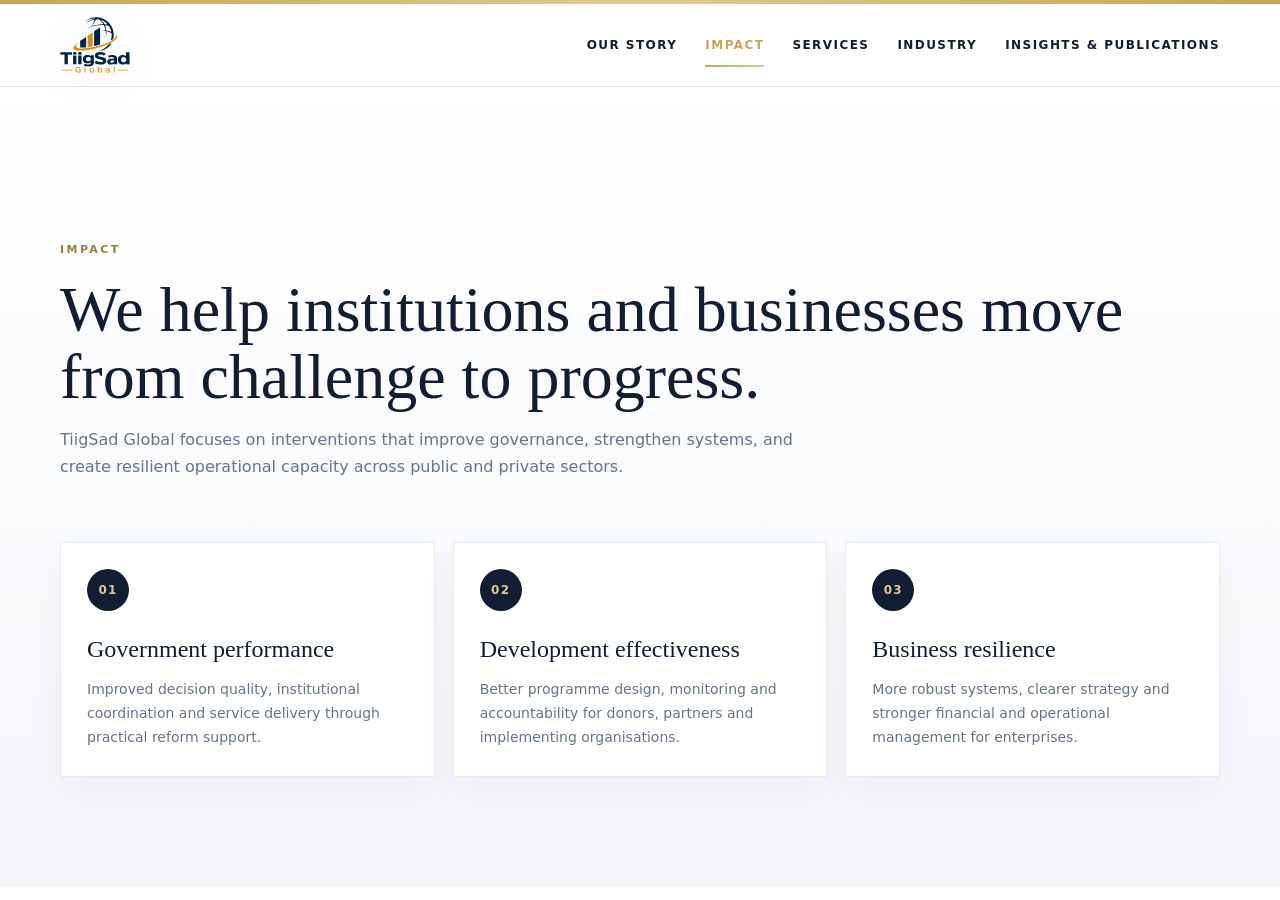
<file: impact.html>
<!DOCTYPE html>
<html lang="en">
<head>
<meta charset="UTF-8">
<meta name="viewport" content="width=device-width, initial-scale=1.0">
<title>Impact | TiigSad Global</title>
<link rel="icon" href="assets/favicon.ico" sizes="any" />
<link rel="icon" type="image/png" sizes="32x32" href="assets/favicon-32x32.png" />
<link rel="icon" type="image/png" sizes="16x16" href="assets/favicon-16x16.png" />
<link rel="apple-touch-icon" href="assets/apple-touch-icon.png" />
<link rel="manifest" href="assets/site.webmanifest" />
<style>
:root{--navy:#101d32;--gold:#c7a45b;--gold2:#e1c98e;--paper:#f5f7fa;--ink:#1f2937;--muted:#64748b;--white:#fff;--line:#e4eaf0;--serif:Georgia,"Times New Roman",serif;--sans:Inter,ui-sans-serif,system-ui,-apple-system,"Segoe UI",sans-serif}
*{box-sizing:border-box}html{scroll-behavior:smooth}body{margin:0;font-family:var(--sans);background:#fff;color:var(--ink);line-height:1.7}a{text-decoration:none;color:inherit}.container{width:min(1160px,calc(100% - 40px));margin:auto}.topline{height:4px;background:linear-gradient(90deg,var(--gold),var(--gold2),var(--gold))}.header{position:sticky;top:0;z-index:20;background:rgba(255,255,255,.96);backdrop-filter:blur(14px);border-bottom:1px solid rgba(16,29,50,.12)}.nav{display:flex;align-items:center;justify-content:space-between;min-height:82px;gap:20px}.brand{display:flex;align-items:center;gap:12px;color:var(--navy)}.brand-logo{display:block;height:56px;width:auto;max-width:260px;filter:drop-shadow(0 4px 20px rgba(0,0,0,.08))}.mark{width:42px;height:42px;border:1px solid var(--gold);display:grid;place-items:center;color:var(--gold2);font-family:var(--serif);font-weight:700;font-size:18px;letter-spacing:-1.7px}.brand-name{font-weight:750;letter-spacing:.12em;font-size:15px}.brand-sub{font-size:9px;letter-spacing:.22em;color:#c6ced9;margin-top:1px}.navlinks{display:flex;align-items:center;gap:28px;font-size:12px;font-weight:700;letter-spacing:.12em;text-transform:uppercase;color:var(--navy)}.navlinks a{position:relative;padding:8px 0;transition:color .2s ease,transform .2s ease;color:var(--navy)}.navlinks a::after{content:"";position:absolute;left:0;bottom:-4px;width:100%;height:2px;background:linear-gradient(90deg,var(--gold),var(--gold2));transform:scaleX(0);transform-origin:left;transition:transform .22s ease}.navlinks a:hover,.navlinks a:focus-visible,.navlinks a.active{color:var(--gold)}.navlinks a:hover::after,.navlinks a:focus-visible::after,.navlinks a.active::after{transform:scaleX(1)}.menu{display:none;background:rgba(16,29,50,.72);border:1px solid rgba(225,201,142,.5);color:var(--gold2);padding:8px 11px;font-size:20px;line-height:1;border-radius:8px;cursor:pointer;flex:none}.page{padding:90px 0 110px;background:linear-gradient(180deg,#fff 0%,#f4f6fa 100%)}.hero{padding:64px 0 40px}.eyebrow{font-size:11px;text-transform:uppercase;letter-spacing:.22em;color:#9a7d3c;font-weight:800}.h1{font-family:var(--serif);font-size:clamp(38px,5vw,64px);line-height:1.05;color:var(--navy);font-weight:400;margin:16px 0}.lead{max-width:760px;font-size:16px;color:var(--muted);margin:0}.cards{display:grid;grid-template-columns:repeat(3,1fr);gap:18px;margin-top:22px}.card{background:#fff;border:1px solid var(--line);padding:26px;box-shadow:0 14px 36px rgba(16,29,50,.04)}.num{display:inline-flex;align-items:center;justify-content:center;width:42px;height:42px;border-radius:50%;background:var(--navy);color:var(--gold2);font-size:12px;font-weight:800;letter-spacing:.1em}.card h3{font-family:var(--serif);font-size:24px;font-weight:400;color:var(--navy);margin:18px 0 8px}.card p{margin:0;color:var(--muted);font-size:14px}
@media (max-width:900px){
.navlinks{gap:16px}.navlinks a{font-size:10px}}
@media (max-width:680px){html,body{overflow-x:hidden;width:100%}.container{width:calc(100% - 32px)!important}.nav{height:70px;min-height:70px}.brand-logo{height:46px!important;max-width:210px}.menu{display:block}.navlinks{width:100%;display:none;position:absolute;top:70px;left:0;right:0;background:rgba(16,29,50,.98);padding:14px 16px 18px;flex-direction:column;align-items:flex-start;gap:0;z-index:30}.navlinks.open{display:flex}.navlinks a{width:100%;min-height:44px;display:flex;align-items:center;color:#f5efe6!important;padding:10px 6px}.page{padding:40px 0 72px}.hero{padding:32px 0}.h1{font-size:38px!important;line-height:1.08}.lead{font-size:15px}.cards{grid-template-columns:1fr!important}.card{width:100%;padding:22px}}
</style>
<script>
document.addEventListener('DOMContentLoaded',()=>{const menuBtn=document.getElementById('menuBtn'),navLinks=document.getElementById('navLinks');if(menuBtn&&navLinks){menuBtn.addEventListener('click',()=>{const open=navLinks.classList.toggle('open');menuBtn.setAttribute('aria-expanded',open?'true':'false')});navLinks.querySelectorAll('a').forEach(a=>a.addEventListener('click',()=>{navLinks.classList.remove('open');menuBtn.setAttribute('aria-expanded','false'}));}});
</script>
</head>
<body>
<div class="topline"></div>
<header class="header">
  <div class="container nav">
    <a class="brand" href="index.html" aria-label="TiigSad Global home">
      <img class="brand-logo" src="assets/TiigSad_Global_Logo_Transparent.svg" alt="TiigSad Global logo">
    </a>
    <button class="menu" id="menuBtn" aria-label="Open navigation" aria-expanded="false">☰</button>
    <nav class="navlinks" id="navLinks" aria-label="Main navigation">
      <a href="our-story.html">Our Story</a>
      <a class="active" href="impact.html">Impact</a>
      <a href="services.html">Services</a>
      <a href="industry.html">Industry</a>
      <a href="insights-publications.html">Insights &amp; Publications</a>
    </nav>
  </div>
</header>
<main class="page">
  <div class="container hero">
    <div class="eyebrow">Impact</div>
    <h1 class="h1">We help institutions and businesses move from challenge to progress.</h1>
    <p class="lead">TiigSad Global focuses on interventions that improve governance, strengthen systems, and create resilient operational capacity across public and private sectors.</p>
  </div>
  <div class="container cards">
    <article class="card">
      <div class="num">01</div>
      <h3>Government performance</h3>
      <p>Improved decision quality, institutional coordination and service delivery through practical reform support.</p>
    </article>
    <article class="card">
      <div class="num">02</div>
      <h3>Development effectiveness</h3>
      <p>Better programme design, monitoring and accountability for donors, partners and implementing organisations.</p>
    </article>
    <article class="card">
      <div class="num">03</div>
      <h3>Business resilience</h3>
      <p>More robust systems, clearer strategy and stronger financial and operational management for enterprises.</p>
    </article>
  </div>
</main>
</body>
</html>
</file>
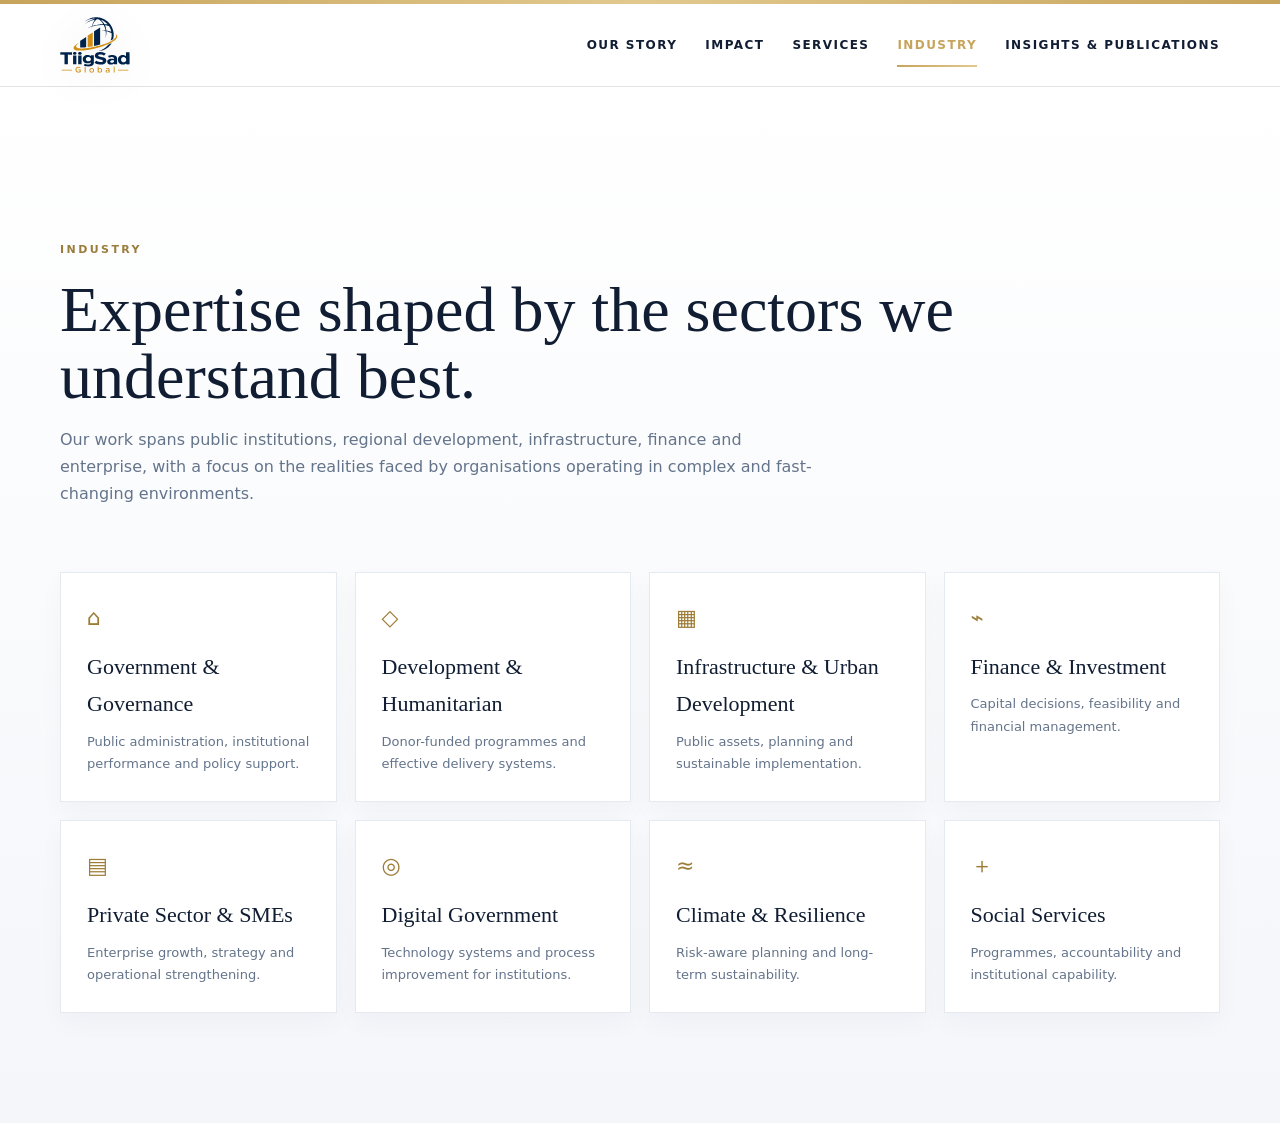
<file: industry.html>
<!DOCTYPE html>
<html lang="en">
<head>
<meta charset="UTF-8">
<meta name="viewport" content="width=device-width, initial-scale=1.0">
<title>Industry | TiigSad Global</title>
<link rel="icon" href="assets/favicon.ico" sizes="any" />
<link rel="icon" type="image/png" sizes="32x32" href="assets/favicon-32x32.png" />
<link rel="icon" type="image/png" sizes="16x16" href="assets/favicon-16x16.png" />
<link rel="apple-touch-icon" href="assets/apple-touch-icon.png" />
<link rel="manifest" href="assets/site.webmanifest" />
<meta name="theme-color" content="#101d32">
<style>
:root{--navy:#101d32;--gold:#c7a45b;--gold2:#e1c98e;--paper:#f5f7fa;--ink:#1f2937;--muted:#64748b;--white:#fff;--line:#e4eaf0;--serif:Georgia,"Times New Roman",serif;--sans:Inter,ui-sans-serif,system-ui,-apple-system,"Segoe UI",sans-serif}
*{box-sizing:border-box}html{scroll-behavior:smooth}body{margin:0;font-family:var(--sans);background:#fff;color:var(--ink);line-height:1.7}a{text-decoration:none;color:inherit}.container{width:min(1160px,calc(100% - 40px));margin:auto}.topline{height:4px;background:linear-gradient(90deg,var(--gold),var(--gold2),var(--gold))}.header{position:sticky;top:0;z-index:20;background:rgba(255,255,255,.96);backdrop-filter:blur(14px);border-bottom:1px solid rgba(16,29,50,.12)}.nav{display:flex;align-items:center;justify-content:space-between;min-height:82px;gap:20px}.brand{display:flex;align-items:center;gap:12px;color:var(--navy)}.brand-logo{display:block;height:56px;width:auto;max-width:260px;filter:drop-shadow(0 4px 20px rgba(0,0,0,.08))}.mark{width:42px;height:42px;border:1px solid var(--gold);display:grid;place-items:center;color:var(--gold2);font-family:var(--serif);font-weight:700;font-size:18px;letter-spacing:-1.7px}.brand-name{font-weight:750;letter-spacing:.12em;font-size:15px}.brand-sub{font-size:9px;letter-spacing:.22em;color:#c6ced9;margin-top:1px}.navlinks{display:flex;align-items:center;gap:28px;font-size:12px;font-weight:700;letter-spacing:.12em;text-transform:uppercase;color:var(--navy)}.navlinks a{position:relative;padding:8px 0;transition:color .2s ease,transform .2s ease;color:var(--navy)}.navlinks a::after{content:"";position:absolute;left:0;bottom:-4px;width:100%;height:2px;background:linear-gradient(90deg,var(--gold),var(--gold2));transform:scaleX(0);transform-origin:left;transition:transform .22s ease}.navlinks a:hover,.navlinks a:focus-visible,.navlinks a.active{color:var(--gold)}.navlinks a:hover::after,.navlinks a:focus-visible::after,.navlinks a.active::after{transform:scaleX(1)}.menu{display:none;background:rgba(16,29,50,.72);border:1px solid rgba(225,201,142,.5);color:var(--gold2);padding:8px 11px;font-size:20px;line-height:1;border-radius:8px;cursor:pointer;flex:none}.page{padding:90px 0 110px;background:linear-gradient(180deg,#fff 0%,#f4f6fa 100%)}.hero{padding:64px 0 40px}.eyebrow{font-size:11px;text-transform:uppercase;letter-spacing:.22em;color:#9a7d3c;font-weight:800}.h1{font-family:var(--serif);font-size:clamp(38px,5vw,64px);line-height:1.05;color:var(--navy);font-weight:400;margin:16px 0}.lead{max-width:760px;font-size:16px;color:var(--muted);margin:0}.grid{display:grid;grid-template-columns:repeat(4,1fr);gap:18px;margin-top:24px}.card{background:#fff;border:1px solid var(--line);padding:26px;box-shadow:0 10px 24px rgba(16,29,50,.03)}.card span{font-size:22px;color:#9d7c36}.card h3{font-family:var(--serif);font-size:22px;font-weight:400;color:var(--navy);margin:12px 0 8px}.card p{margin:0;color:var(--muted);font-size:13px}.@media(max-width:900px){.navlinks{gap:16px}.navlinks a{font-size:10px}}@media (max-width:680px){html,body{overflow-x:hidden;width:100%}.container{width:calc(100% - 32px)!important}.nav{height:70px;min-height:70px}.brand-logo{height:46px!important;max-width:210px}.menu{display:block}.navlinks{width:100%;display:none;position:absolute;top:70px;left:0;right:0;background:rgba(16,29,50,.98);padding:14px 16px 18px;flex-direction:column;align-items:flex-start;gap:0;z-index:30}.navlinks.open{display:flex}.navlinks a{width:100%;min-height:44px;display:flex;align-items:center;color:#f5efe6!important;padding:10px 6px}.page{padding:40px 0 72px}.hero{padding:32px 0}.h1{font-size:38px!important;line-height:1.08}.lead{font-size:15px}.grid{grid-template-columns:1fr!important}.card{width:100%;padding:22px}}
</style>
<script>
document.addEventListener('DOMContentLoaded',()=>{const menuBtn=document.getElementById('menuBtn'),navLinks=document.getElementById('navLinks');if(menuBtn&&navLinks){menuBtn.addEventListener('click',()=>{const open=navLinks.classList.toggle('open');menuBtn.setAttribute('aria-expanded',open?'true':'false')});navLinks.querySelectorAll('a').forEach(a=>a.addEventListener('click',()=>{navLinks.classList.remove('open');menuBtn.setAttribute('aria-expanded','false')}));}});
</script>
</head>
<body>
<div class="topline"></div>
<header class="header">
  <div class="container nav">
    <a class="brand" href="index.html" aria-label="TiigSad Global home">
      <img class="brand-logo" src="assets/TiigSad_Global_Logo_Transparent.svg" alt="TiigSad Global logo">
    </a>
    <button class="menu" id="menuBtn" aria-label="Open navigation" aria-expanded="false">☰</button>
    <nav class="navlinks" id="navLinks" aria-label="Main navigation">
      <a href="our-story.html">Our Story</a>
      <a href="impact.html">Impact</a>
      <a href="services.html">Services</a>
      <a class="active" href="industry.html">Industry</a>
      <a href="insights-publications.html">Insights &amp; Publications</a>
    </nav>
  </div>
</header>
<main class="page">
  <div class="container hero">
    <div class="eyebrow">Industry</div>
    <h1 class="h1">Expertise shaped by the sectors we understand best.</h1>
    <p class="lead">Our work spans public institutions, regional development, infrastructure, finance and enterprise, with a focus on the realities faced by organisations operating in complex and fast-changing environments.</p>
  </div>
  <div class="container grid">
    <article class="card"><span>⌂</span><h3>Government & Governance</h3><p>Public administration, institutional performance and policy support.</p></article>
    <article class="card"><span>◇</span><h3>Development & Humanitarian</h3><p>Donor-funded programmes and effective delivery systems.</p></article>
    <article class="card"><span>▦</span><h3>Infrastructure & Urban Development</h3><p>Public assets, planning and sustainable implementation.</p></article>
    <article class="card"><span>⌁</span><h3>Finance & Investment</h3><p>Capital decisions, feasibility and financial management.</p></article>
    <article class="card"><span>▤</span><h3>Private Sector & SMEs</h3><p>Enterprise growth, strategy and operational strengthening.</p></article>
    <article class="card"><span>◎</span><h3>Digital Government</h3><p>Technology systems and process improvement for institutions.</p></article>
    <article class="card"><span>≈</span><h3>Climate & Resilience</h3><p>Risk-aware planning and long-term sustainability.</p></article>
    <article class="card"><span>＋</span><h3>Social Services</h3><p>Programmes, accountability and institutional capability.</p></article>
  </div>
</main>
</body>
</html>
</file>
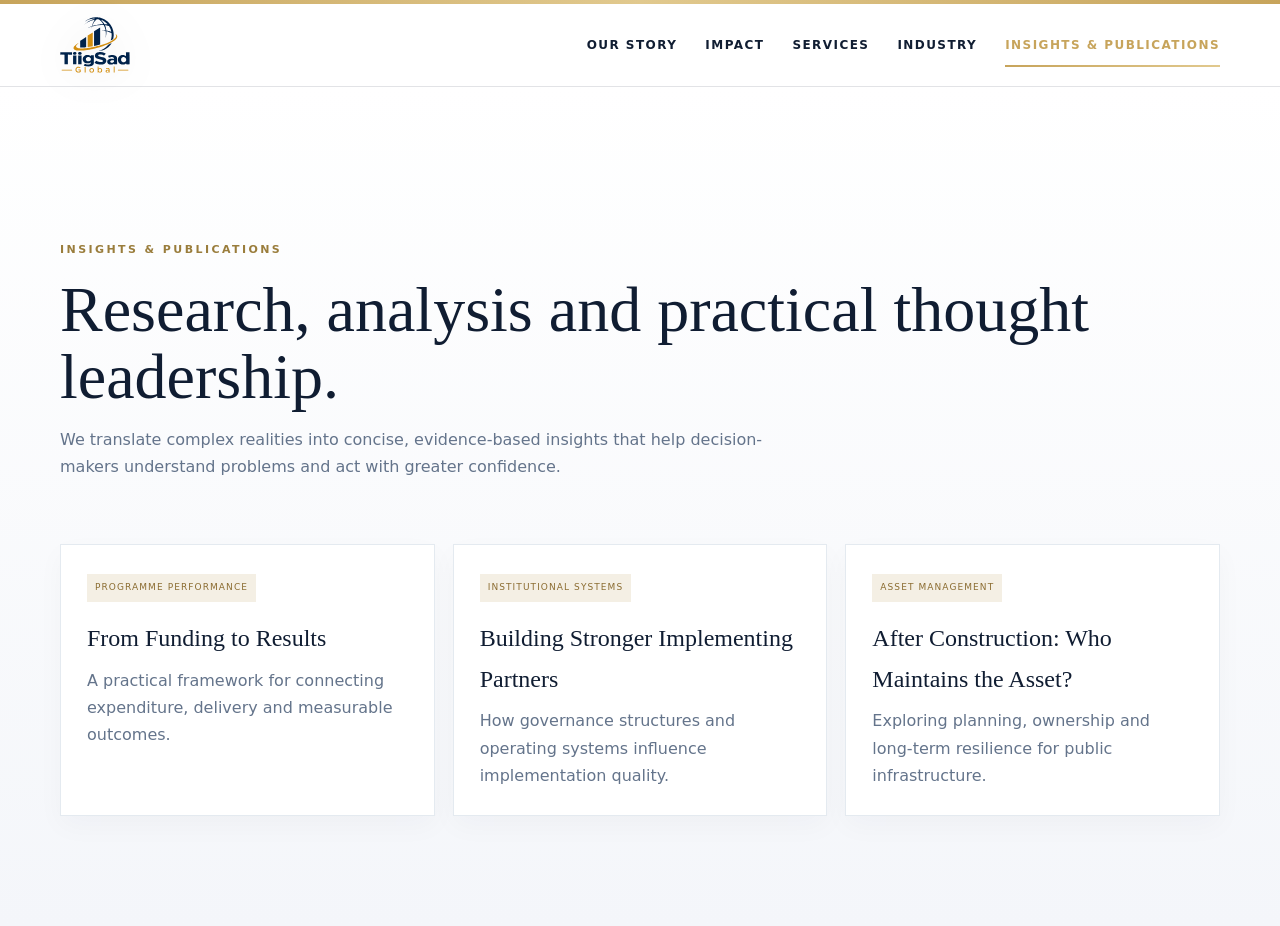
<file: insights-publications.html>
<!DOCTYPE html>
<html lang="en">
<head>
<meta charset="UTF-8">
<meta name="viewport" content="width=device-width, initial-scale=1.0">
<title>Insights & Publications | TiigSad Global</title>
<link rel="icon" href="assets/favicon.ico" sizes="any" />
<link rel="icon" type="image/png" sizes="32x32" href="assets/favicon-32x32.png" />
<link rel="icon" type="image/png" sizes="16x16" href="assets/favicon-16x16.png" />
<link rel="apple-touch-icon" href="assets/apple-touch-icon.png" />
<link rel="manifest" href="assets/site.webmanifest" />
<meta name="theme-color" content="#101d32">
<style>
:root{--navy:#101d32;--gold:#c7a45b;--gold2:#e1c98e;--paper:#f5f7fa;--ink:#1f2937;--muted:#64748b;--white:#fff;--line:#e4eaf0;--serif:Georgia,"Times New Roman",serif;--sans:Inter,ui-sans-serif,system-ui,-apple-system,"Segoe UI",sans-serif}
*{box-sizing:border-box}html{scroll-behavior:smooth}body{margin:0;font-family:var(--sans);background:#fff;color:var(--ink);line-height:1.7}a{text-decoration:none;color:inherit}.container{width:min(1160px,calc(100% - 40px));margin:auto}.topline{height:4px;background:linear-gradient(90deg,var(--gold),var(--gold2),var(--gold))}.header{position:sticky;top:0;z-index:20;background:rgba(255,255,255,.96);backdrop-filter:blur(14px);border-bottom:1px solid rgba(16,29,50,.12)}.nav{display:flex;align-items:center;justify-content:space-between;min-height:82px;gap:20px}.brand{display:flex;align-items:center;gap:12px;color:var(--navy)}.brand-logo{display:block;height:56px;width:auto;max-width:260px;filter:drop-shadow(0 4px 20px rgba(0,0,0,.08))}.mark{width:42px;height:42px;border:1px solid var(--gold);display:grid;place-items:center;color:var(--gold2);font-family:var(--serif);font-weight:700;font-size:18px;letter-spacing:-1.7px}.brand-name{font-weight:750;letter-spacing:.12em;font-size:15px}.brand-sub{font-size:9px;letter-spacing:.22em;color:#c6ced9;margin-top:1px}.navlinks{display:flex;align-items:center;gap:28px;font-size:12px;font-weight:700;letter-spacing:.12em;text-transform:uppercase;color:var(--navy)}.navlinks a{position:relative;padding:8px 0;transition:color .2s ease,transform .2s ease;color:var(--navy)}.navlinks a::after{content:"";position:absolute;left:0;bottom:-4px;width:100%;height:2px;background:linear-gradient(90deg,var(--gold),var(--gold2));transform:scaleX(0);transform-origin:left;transition:transform .22s ease}.navlinks a:hover,.navlinks a:focus-visible,.navlinks a.active{color:var(--gold)}.navlinks a:hover::after,.navlinks a:focus-visible::after,.navlinks a.active::after{transform:scaleX(1)}.page{padding:90px 0 110px;background:linear-gradient(180deg,#fff 0%,#f4f6fa 100%)}.hero{padding:64px 0 40px}.eyebrow{font-size:11px;text-transform:uppercase;letter-spacing:.22em;color:#9a7d3c;font-weight:800}.h1{font-family:var(--serif);font-size:clamp(38px,5vw,64px);line-height:1.05;color:var(--navy);font-weight:400;margin:16px 0}.lead{max-width:760px;font-size:16px;color:var(--muted);margin:0}.grid{display:grid;grid-template-columns:repeat(3,1fr);gap:18px;margin-top:24px}.card{background:#fff;border:1px solid var(--line);padding:26px;box-shadow:0 10px 26px rgba(16,29,50,.03)}.tag{display:inline-block;font-size:9px;letter-spacing:.12em;text-transform:uppercase;background:#f4efe4;color:#8b6c31;padding:6px 8px}.card h3{font-family:var(--serif);font-size:24px;font-weight:400;color:var(--navy);margin:16px 0 8px}.card p{margin:0;color:var(--muted)}.menu{display:none;background:rgba(16,29,50,.72);border:1px solid rgba(225,201,142,.5);color:var(--gold2);padding:8px 11px;font-size:20px;line-height:1;border-radius:8px;cursor:pointer;flex:none}@media(max-width:900px){.navlinks{gap:16px}.navlinks a{font-size:10px}}@media(max-width:680px){html,body{overflow-x:hidden;width:100%}.container{width:calc(100% - 32px)!important}.nav{height:70px;min-height:70px}.brand-logo{height:46px!important;max-width:210px}.menu{display:block}.navlinks{width:100%;display:none;position:absolute;top:70px;left:0;right:0;background:rgba(16,29,50,.98);padding:14px 16px 18px;flex-direction:column;align-items:flex-start;gap:0;z-index:30}.navlinks.open{display:flex}.navlinks a{width:100%;min-height:44px;display:flex;align-items:center;color:#f5efe6!important;padding:10px 6px}.page{padding:40px 0 72px}.hero{padding:32px 0}.h1{font-size:38px!important;line-height:1.08}.lead{font-size:15px}.grid{grid-template-columns:1fr!important}.card{width:100%;padding:22px}}
</style>
<script>
document.addEventListener('DOMContentLoaded',()=>{const menuBtn=document.getElementById('menuBtn'),navLinks=document.getElementById('navLinks');if(menuBtn&&navLinks){menuBtn.addEventListener('click',()=>{const open=navLinks.classList.toggle('open');menuBtn.setAttribute('aria-expanded',open?'true':'false')});navLinks.querySelectorAll('a').forEach(a=>a.addEventListener('click',()=>{navLinks.classList.remove('open');menuBtn.setAttribute('aria-expanded','false')}));}});
</script>
</head>
<body>
<div class="topline"></div>
<header class="header">
  <div class="container nav">
    <a class="brand" href="index.html" aria-label="TiigSad Global home">
      <img class="brand-logo" src="assets/TiigSad_Global_Logo_Transparent.svg" alt="TiigSad Global logo">
    </a>
    <button class="menu" id="menuBtn" aria-label="Open navigation" aria-expanded="false">☰</button>
    <nav class="navlinks" id="navLinks" aria-label="Main navigation">
      <a href="our-story.html">Our Story</a>
      <a href="impact.html">Impact</a>
      <a href="services.html">Services</a>
      <a href="industry.html">Industry</a>
      <a class="active" href="insights-publications.html">Insights &amp; Publications</a>
    </nav>
  </div>
</header>
<main class="page">
  <div class="container hero">
    <div class="eyebrow">Insights & Publications</div>
    <h1 class="h1">Research, analysis and practical thought leadership.</h1>
    <p class="lead">We translate complex realities into concise, evidence-based insights that help decision-makers understand problems and act with greater confidence.</p>
  </div>
  <div class="container grid">
    <article class="card">
      <span class="tag">Programme Performance</span>
      <h3>From Funding to Results</h3>
      <p>A practical framework for connecting expenditure, delivery and measurable outcomes.</p>
    </article>
    <article class="card">
      <span class="tag">Institutional Systems</span>
      <h3>Building Stronger Implementing Partners</h3>
      <p>How governance structures and operating systems influence implementation quality.</p>
    </article>
    <article class="card">
      <span class="tag">Asset Management</span>
      <h3>After Construction: Who Maintains the Asset?</h3>
      <p>Exploring planning, ownership and long-term resilience for public infrastructure.</p>
    </article>
  </div>
</main>
</body>
</html>
</file>
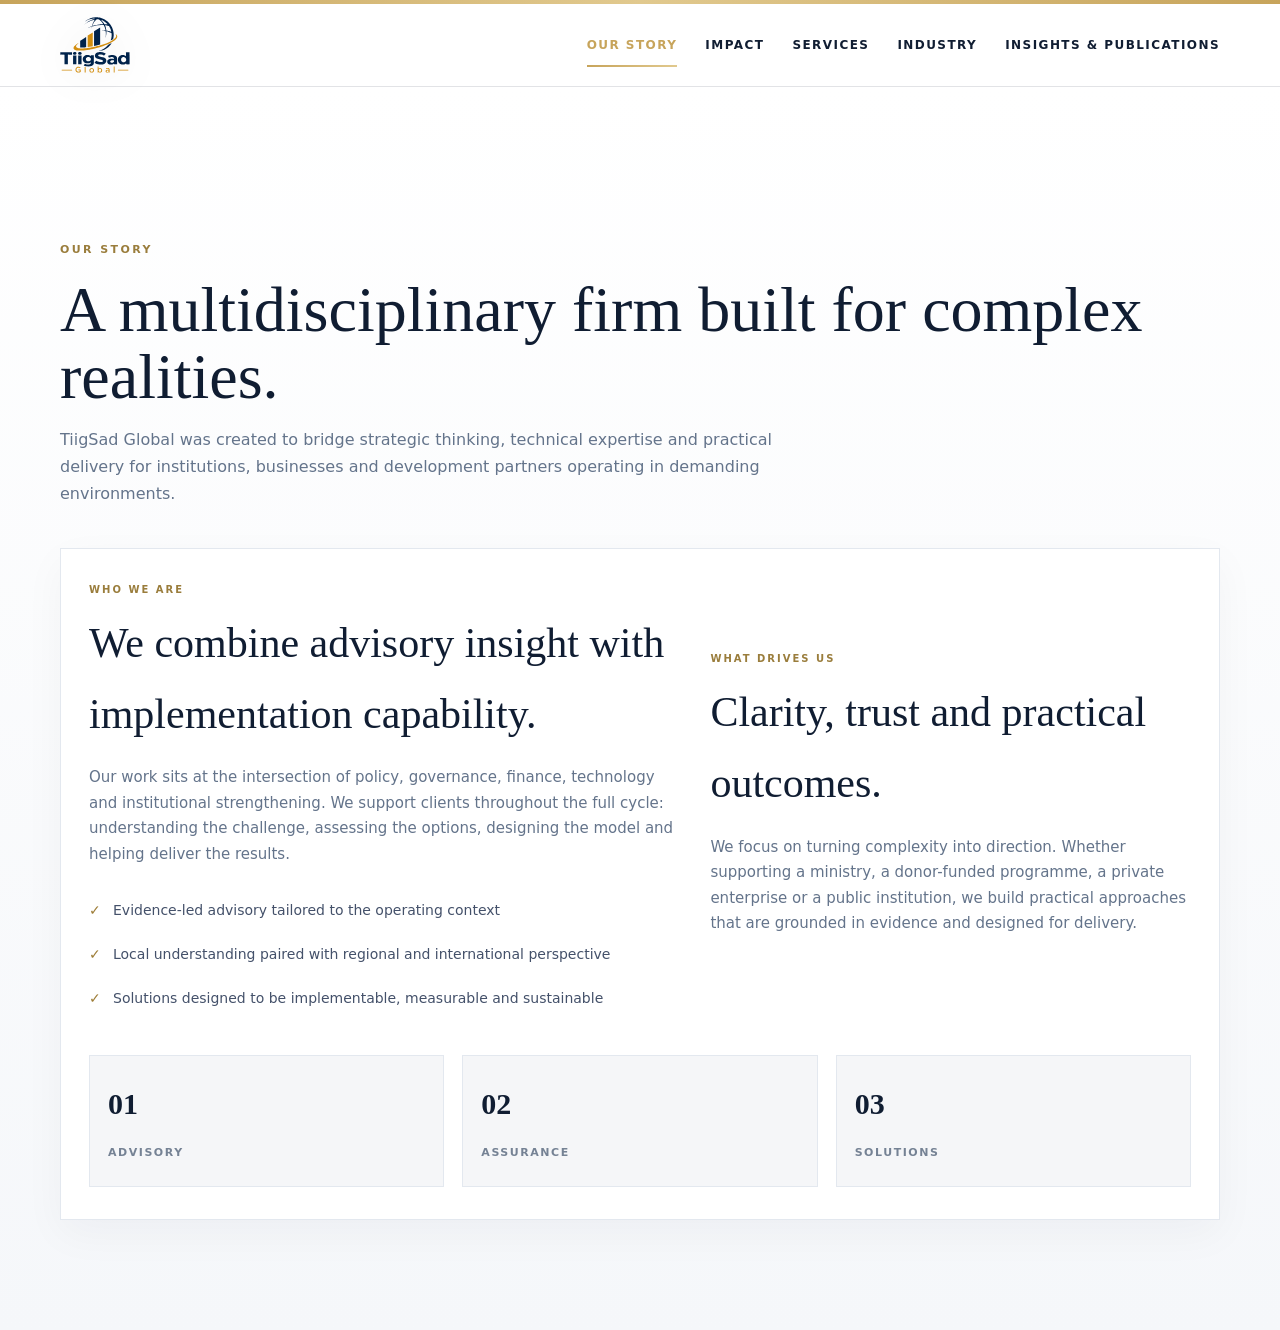
<file: our-story.html>
<!DOCTYPE html>
<html lang="en">
<head>
<meta charset="UTF-8">
<meta name="viewport" content="width=device-width, initial-scale=1.0">
<title>Our Story | TiigSad Global</title>
<link rel="icon" href="assets/favicon.ico" sizes="any" />
<link rel="icon" type="image/png" sizes="32x32" href="assets/favicon-32x32.png" />
<link rel="icon" type="image/png" sizes="16x16" href="assets/favicon-16x16.png" />
<link rel="apple-touch-icon" href="assets/apple-touch-icon.png" />
<link rel="manifest" href="assets/site.webmanifest" />
<meta name="theme-color" content="#101d32">
<style>
:root{--navy:#101d32;--gold:#c7a45b;--gold2:#e1c98e;--paper:#f5f6f8;--ink:#1f2937;--muted:#64748b;--white:#fff;--line:#e3e8ef;--serif:Georgia,"Times New Roman",serif;--sans:Inter,ui-sans-serif,system-ui,-apple-system,"Segoe UI",sans-serif}
*{box-sizing:border-box}html{scroll-behavior:smooth}body{margin:0;font-family:var(--sans);background:#fff;color:var(--ink);line-height:1.7}a{text-decoration:none;color:inherit}.container{width:min(1160px,calc(100% - 40px));margin:auto}.topline{height:4px;background:linear-gradient(90deg,var(--gold),var(--gold2),var(--gold))}.header{position:sticky;top:0;z-index:20;background:rgba(255,255,255,.96);backdrop-filter:blur(14px);border-bottom:1px solid rgba(16,29,50,.12)}.nav{display:flex;align-items:center;justify-content:space-between;min-height:82px;gap:20px}.brand{display:flex;align-items:center;gap:12px;color:var(--navy)}.brand-logo{display:block;height:56px;width:auto;max-width:260px;filter:drop-shadow(0 4px 20px rgba(0,0,0,.08))}.mark{width:42px;height:42px;border:1px solid var(--gold);display:grid;place-items:center;color:var(--gold2);font-family:var(--serif);font-weight:700;font-size:18px;letter-spacing:-1.7px}.brand-name{font-weight:750;letter-spacing:.12em;font-size:15px}.brand-sub{font-size:9px;letter-spacing:.22em;color:#c6ced9;margin-top:1px}.navlinks{display:flex;align-items:center;gap:28px;font-size:12px;font-weight:700;letter-spacing:.12em;text-transform:uppercase;color:var(--navy)}.navlinks a{position:relative;padding:8px 0;transition:color .2s ease,transform .2s ease;color:var(--navy)}.navlinks a::after{content:"";position:absolute;left:0;bottom:-4px;width:100%;height:2px;background:linear-gradient(90deg,var(--gold),var(--gold2));transform:scaleX(0);transform-origin:left;transition:transform .22s ease}.navlinks a:hover,.navlinks a:focus-visible,.navlinks a.active{color:var(--gold)}.navlinks a:hover::after,.navlinks a:focus-visible::after,.navlinks a.active::after{transform:scaleX(1)}.page{padding:90px 0 110px;background:linear-gradient(180deg,#fff 0%,#f5f7fa 100%)}.hero{padding:64px 0 40px}.eyebrow{font-size:11px;text-transform:uppercase;letter-spacing:.22em;color:#9a7d3c;font-weight:800}.h1{font-family:var(--serif);font-size:clamp(38px,5vw,64px);line-height:1.05;color:var(--navy);font-weight:400;margin:16px 0}.lead{max-width:760px;font-size:16px;color:var(--muted);margin:0}.panel{background:#fff;border:1px solid var(--line);padding:32px 28px;box-shadow:0 14px 40px rgba(16,29,50,.04)}.grid{display:grid;grid-template-columns:1.1fr .9fr;gap:34px;align-items:center}.kicker{font-size:10px;letter-spacing:.2em;text-transform:uppercase;color:#9a7d3c;font-weight:800}.h2{font-family:var(--serif);font-size:clamp(30px,4vw,42px);font-weight:400;color:var(--navy);margin:10px 0}.p{font-size:15px;color:var(--muted)}.list{list-style:none;margin:22px 0 0;padding:0}.list li{padding:10px 0 10px 24px;position:relative;color:#44516a;font-size:14px}.list li::before{content:"✓";position:absolute;left:0;color:#9d7c36;font-weight:900}.stats{display:grid;grid-template-columns:repeat(3,1fr);gap:18px;margin-top:34px}.stat{background:var(--paper);border:1px solid var(--line);padding:22px 18px}.stat strong{display:block;font-family:var(--serif);font-size:30px;color:var(--navy);margin-bottom:8px}.stat span{font-size:11px;letter-spacing:.14em;text-transform:uppercase;color:#758294;font-weight:700}.menu{display:none;background:rgba(16,29,50,.72);border:1px solid rgba(225,201,142,.5);color:var(--gold2);padding:8px 11px;font-size:20px;line-height:1;border-radius:8px;cursor:pointer;flex:none}@media(max-width:900px){.navlinks{gap:16px}.navlinks a{font-size:10px}.grid,.stats{gap:16px}}@media(max-width:680px){html,body{overflow-x:hidden;width:100%}.container{width:calc(100% - 32px)!important}.nav{height:70px;min-height:70px}.brand-logo{height:46px!important;max-width:210px}.menu{display:block}.navlinks{width:100%;display:none;position:absolute;top:70px;left:0;right:0;background:rgba(16,29,50,.98);padding:14px 16px 18px;flex-direction:column;align-items:flex-start;gap:0;z-index:30}.navlinks.open{display:flex}.navlinks a{width:100%;min-height:44px;display:flex;align-items:center;color:#f5efe6!important;padding:10px 6px}.page{padding:40px 0 72px}.hero{padding:32px 0}.h1{font-size:38px!important;line-height:1.08}.lead{font-size:15px}.panel{padding:22px}.grid,.stats{grid-template-columns:1fr!important}.h2{font-size:28px}}
</style>
<script>
document.addEventListener('DOMContentLoaded',()=>{const menuBtn=document.getElementById('menuBtn'),navLinks=document.getElementById('navLinks');if(menuBtn&&navLinks){menuBtn.addEventListener('click',()=>{const open=navLinks.classList.toggle('open');menuBtn.setAttribute('aria-expanded',open?'true':'false')});navLinks.querySelectorAll('a').forEach(a=>a.addEventListener('click',()=>{navLinks.classList.remove('open');menuBtn.setAttribute('aria-expanded','false')}));}});
</script>
</head>
<body>
<div class="topline"></div>
<header class="header">
  <div class="container nav">
    <a class="brand" href="index.html" aria-label="TiigSad Global home">
      <img class="brand-logo" src="assets/TiigSad_Global_Logo_Transparent.svg" alt="TiigSad Global logo">
    </a>
    <button class="menu" id="menuBtn" aria-label="Open navigation" aria-expanded="false">☰</button>
    <nav class="navlinks" id="navLinks" aria-label="Main navigation">
      <a class="active" href="our-story.html">Our Story</a>
      <a href="impact.html">Impact</a>
      <a href="services.html">Services</a>
      <a href="industry.html">Industry</a>
      <a href="insights-publications.html">Insights &amp; Publications</a>
    </nav>
  </div>
</header>
<main class="page">
  <div class="container hero">
    <div class="eyebrow">Our Story</div>
    <h1 class="h1">A multidisciplinary firm built for complex realities.</h1>
    <p class="lead">TiigSad Global was created to bridge strategic thinking, technical expertise and practical delivery for institutions, businesses and development partners operating in demanding environments.</p>
  </div>
  <div class="container panel">
    <div class="grid">
      <div>
        <div class="kicker">Who we are</div>
        <h2 class="h2">We combine advisory insight with implementation capability.</h2>
        <p class="p">Our work sits at the intersection of policy, governance, finance, technology and institutional strengthening. We support clients throughout the full cycle: understanding the challenge, assessing the options, designing the model and helping deliver the results.</p>
        <ul class="list">
          <li>Evidence-led advisory tailored to the operating context</li>
          <li>Local understanding paired with regional and international perspective</li>
          <li>Solutions designed to be implementable, measurable and sustainable</li>
        </ul>
      </div>
      <div>
        <div class="kicker">What drives us</div>
        <h2 class="h2">Clarity, trust and practical outcomes.</h2>
        <p class="p">We focus on turning complexity into direction. Whether supporting a ministry, a donor-funded programme, a private enterprise or a public institution, we build practical approaches that are grounded in evidence and designed for delivery.</p>
      </div>
    </div>
    <div class="stats">
      <div class="stat"><strong>01</strong><span>Advisory</span></div>
      <div class="stat"><strong>02</strong><span>Assurance</span></div>
      <div class="stat"><strong>03</strong><span>Solutions</span></div>
    </div>
  </div>
</main>
</body>
</html>
</file>
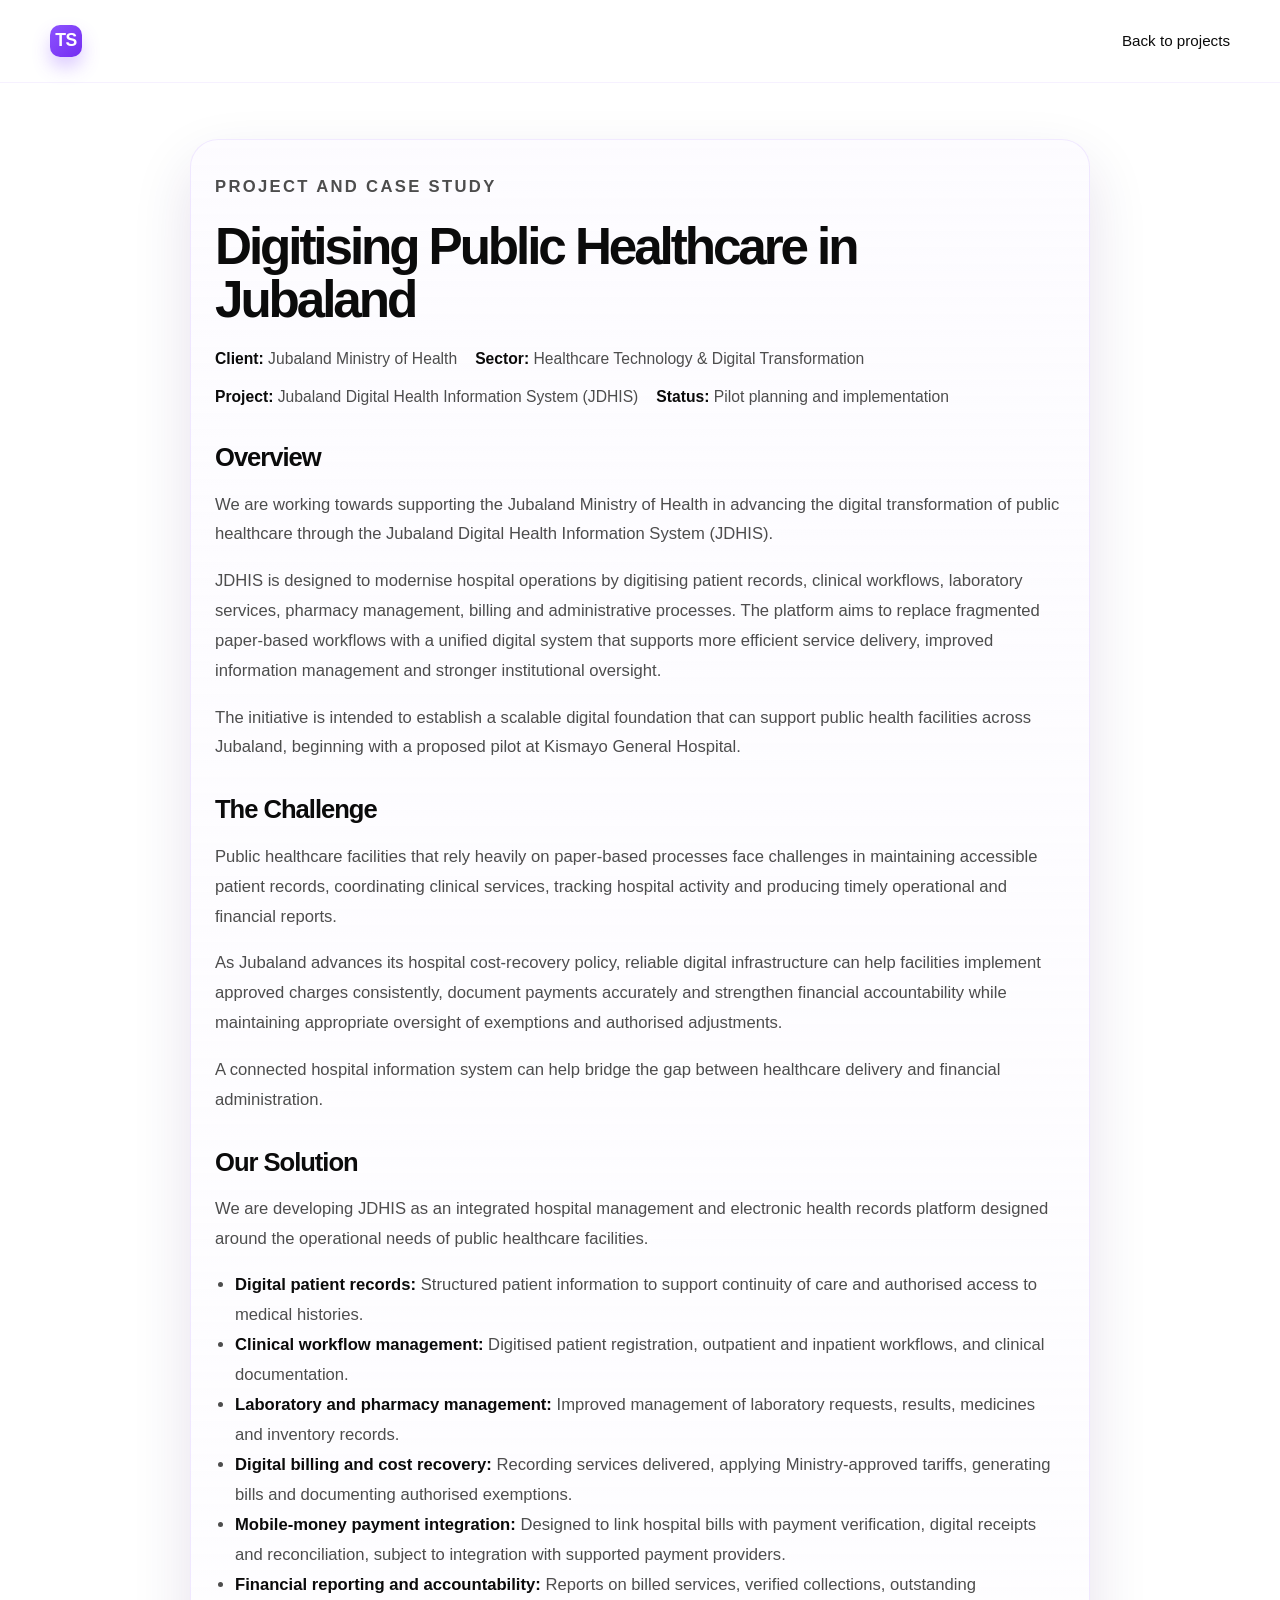
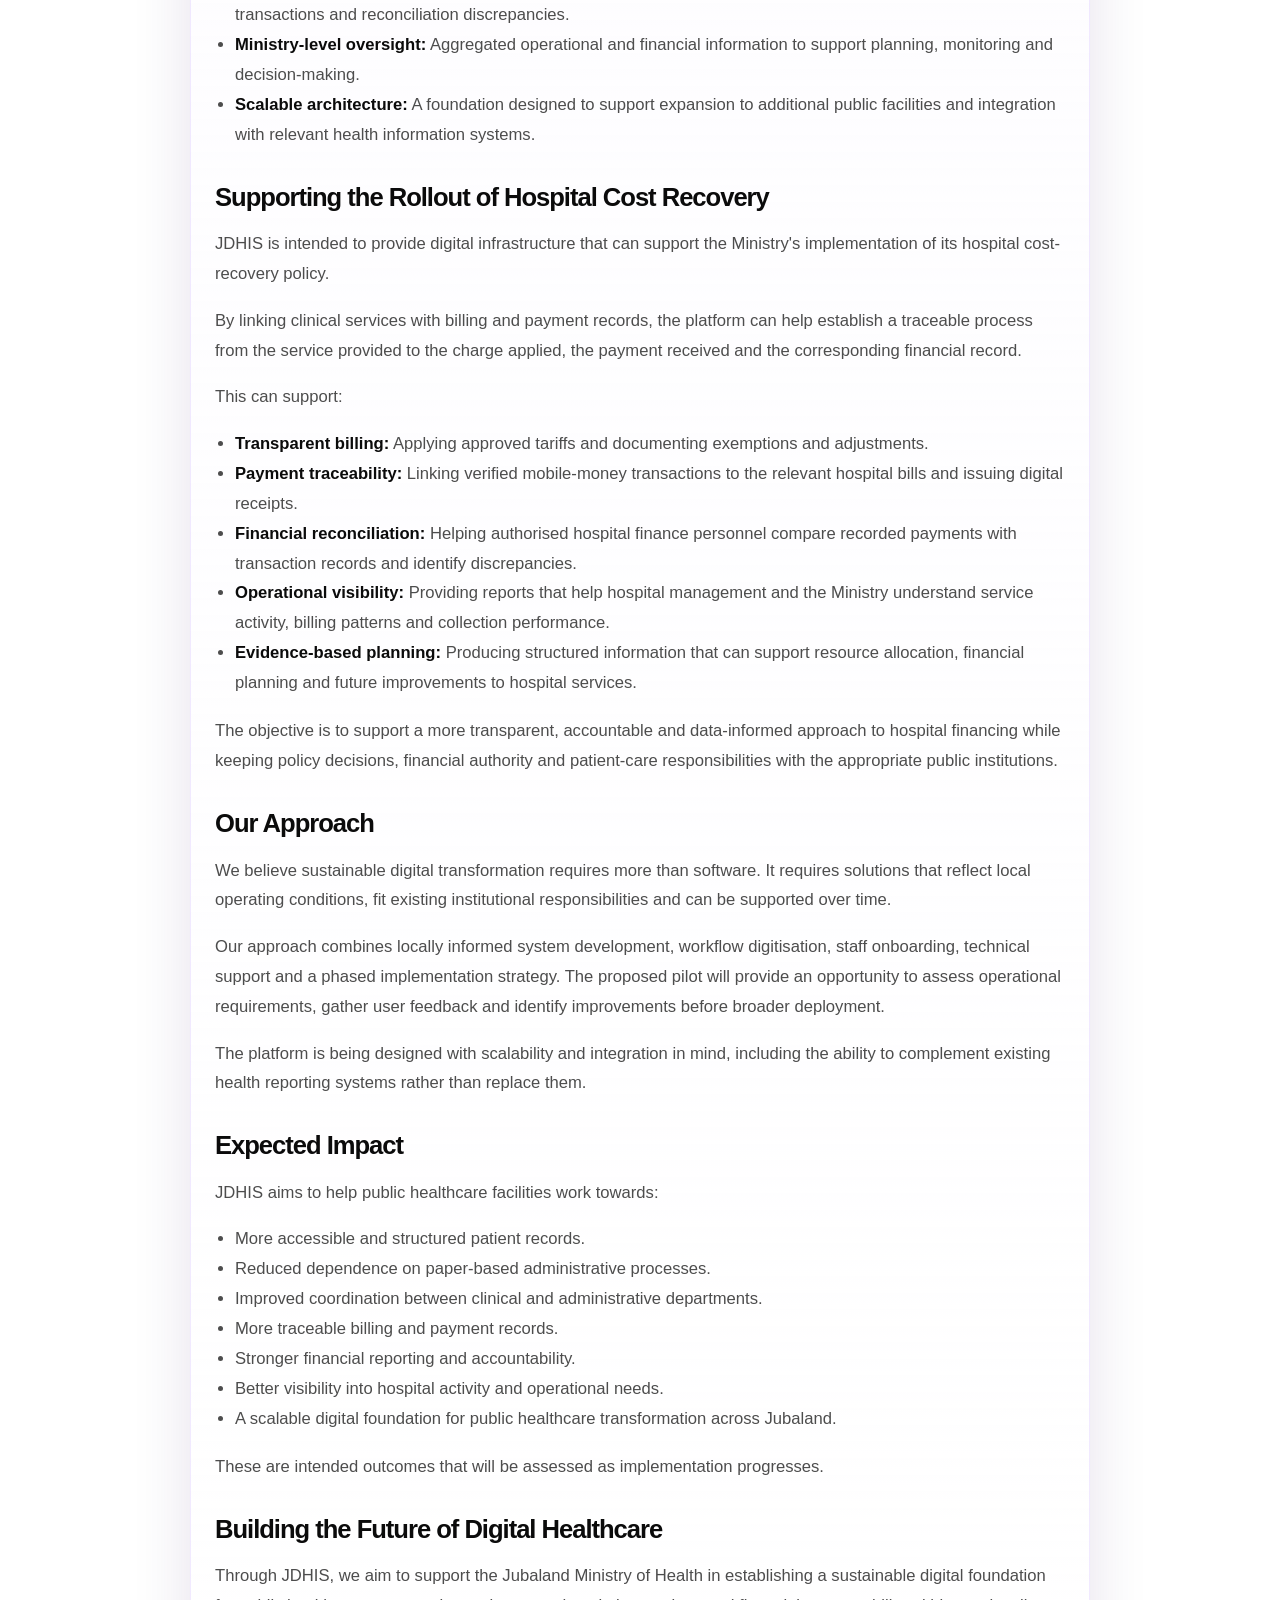
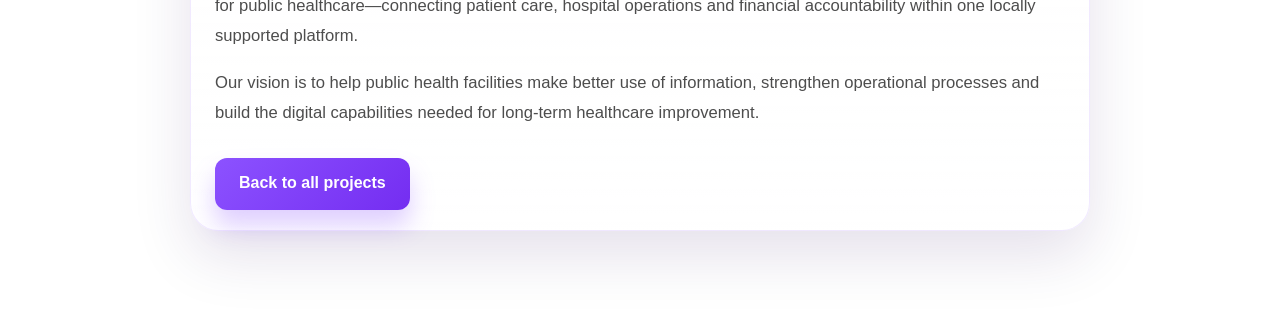
<file: project-jubaland-healthcare.html>
<!DOCTYPE html>
<html lang="en">
  <head>
    <meta charset="UTF-8" />
    <meta name="viewport" content="width=device-width, initial-scale=1.0" />
    <title>Digitising Public Healthcare in Jubaland | TiigSad Global</title>
    <meta
      name="description"
      content="Digitising Public Healthcare in Jubaland: a digital health information system supporting patient records, billing, pharmacy, laboratory services, and public health oversight in Jubaland."
    />
    <meta name="theme-color" content="#0b0c10" />
    <link rel="icon" href="assets/favicon.ico" sizes="any" />
    <link rel="icon" type="image/png" sizes="32x32" href="assets/favicon-32x32.png" />
    <link rel="icon" type="image/png" sizes="16x16" href="assets/favicon-16x16.png" />
    <link rel="apple-touch-icon" href="assets/apple-touch-icon.png" />
    <link rel="manifest" href="assets/site.webmanifest" />
    <link rel="stylesheet" href="styles.css" />
  </head>
  <body class="case-study-page">
    <header class="site-header case-study-header">
      <div class="container header-inner">
        <a href="index.html" class="brand" aria-label="TiigSad Global home">
          <div class="brand-mark">TS</div>
        </a>
        <nav class="site-nav">
          <a href="index.html#projects">Back to projects</a>
        </nav>
      </div>
    </header>

    <main class="container case-study-main">
      <article class="case-study-article">
        <p class="section-tag">Project and case study</p>
        <h1>Digitising Public Healthcare in Jubaland</h1>

        <div class="case-study-meta">
          <span><strong>Client:</strong> Jubaland Ministry of Health</span>
          <span><strong>Sector:</strong> Healthcare Technology &amp; Digital Transformation</span>
          <span><strong>Project:</strong> Jubaland Digital Health Information System (JDHIS)</span>
          <span><strong>Status:</strong> Pilot planning and implementation</span>
        </div>

        <section>
          <h2>Overview</h2>
          <p>
            We are working towards supporting the Jubaland Ministry of Health in advancing the digital transformation of public healthcare through the Jubaland Digital Health Information System (JDHIS).
          </p>
          <p>
            JDHIS is designed to modernise hospital operations by digitising patient records, clinical workflows, laboratory services, pharmacy management, billing and administrative processes. The platform aims to replace fragmented paper-based workflows with a unified digital system that supports more efficient service delivery, improved information management and stronger institutional oversight.
          </p>
          <p>
            The initiative is intended to establish a scalable digital foundation that can support public health facilities across Jubaland, beginning with a proposed pilot at Kismayo General Hospital.
          </p>
        </section>

        <section>
          <h2>The Challenge</h2>
          <p>
            Public healthcare facilities that rely heavily on paper-based processes face challenges in maintaining accessible patient records, coordinating clinical services, tracking hospital activity and producing timely operational and financial reports.
          </p>
          <p>
            As Jubaland advances its hospital cost-recovery policy, reliable digital infrastructure can help facilities implement approved charges consistently, document payments accurately and strengthen financial accountability while maintaining appropriate oversight of exemptions and authorised adjustments.
          </p>
          <p>
            A connected hospital information system can help bridge the gap between healthcare delivery and financial administration.
          </p>
        </section>

        <section>
          <h2>Our Solution</h2>
          <p>
            We are developing JDHIS as an integrated hospital management and electronic health records platform designed around the operational needs of public healthcare facilities.
          </p>
          <ul>
            <li><strong>Digital patient records:</strong> Structured patient information to support continuity of care and authorised access to medical histories.</li>
            <li><strong>Clinical workflow management:</strong> Digitised patient registration, outpatient and inpatient workflows, and clinical documentation.</li>
            <li><strong>Laboratory and pharmacy management:</strong> Improved management of laboratory requests, results, medicines and inventory records.</li>
            <li><strong>Digital billing and cost recovery:</strong> Recording services delivered, applying Ministry-approved tariffs, generating bills and documenting authorised exemptions.</li>
            <li><strong>Mobile-money payment integration:</strong> Designed to link hospital bills with payment verification, digital receipts and reconciliation, subject to integration with supported payment providers.</li>
            <li><strong>Financial reporting and accountability:</strong> Reports on billed services, verified collections, outstanding transactions and reconciliation discrepancies.</li>
            <li><strong>Ministry-level oversight:</strong> Aggregated operational and financial information to support planning, monitoring and decision-making.</li>
            <li><strong>Scalable architecture:</strong> A foundation designed to support expansion to additional public facilities and integration with relevant health information systems.</li>
          </ul>
        </section>

        <section>
          <h2>Supporting the Rollout of Hospital Cost Recovery</h2>
          <p>
            JDHIS is intended to provide digital infrastructure that can support the Ministry's implementation of its hospital cost-recovery policy.
          </p>
          <p>
            By linking clinical services with billing and payment records, the platform can help establish a traceable process from the service provided to the charge applied, the payment received and the corresponding financial record.
          </p>
          <p>
            This can support:
          </p>
          <ul>
            <li><strong>Transparent billing:</strong> Applying approved tariffs and documenting exemptions and adjustments.</li>
            <li><strong>Payment traceability:</strong> Linking verified mobile-money transactions to the relevant hospital bills and issuing digital receipts.</li>
            <li><strong>Financial reconciliation:</strong> Helping authorised hospital finance personnel compare recorded payments with transaction records and identify discrepancies.</li>
            <li><strong>Operational visibility:</strong> Providing reports that help hospital management and the Ministry understand service activity, billing patterns and collection performance.</li>
            <li><strong>Evidence-based planning:</strong> Producing structured information that can support resource allocation, financial planning and future improvements to hospital services.</li>
          </ul>
          <p>
            The objective is to support a more transparent, accountable and data-informed approach to hospital financing while keeping policy decisions, financial authority and patient-care responsibilities with the appropriate public institutions.
          </p>
        </section>

        <section>
          <h2>Our Approach</h2>
          <p>
            We believe sustainable digital transformation requires more than software. It requires solutions that reflect local operating conditions, fit existing institutional responsibilities and can be supported over time.
          </p>
          <p>
            Our approach combines locally informed system development, workflow digitisation, staff onboarding, technical support and a phased implementation strategy. The proposed pilot will provide an opportunity to assess operational requirements, gather user feedback and identify improvements before broader deployment.
          </p>
          <p>
            The platform is being designed with scalability and integration in mind, including the ability to complement existing health reporting systems rather than replace them.
          </p>
        </section>

        <section>
          <h2>Expected Impact</h2>
          <p>
            JDHIS aims to help public healthcare facilities work towards:
          </p>
          <ul>
            <li>More accessible and structured patient records.</li>
            <li>Reduced dependence on paper-based administrative processes.</li>
            <li>Improved coordination between clinical and administrative departments.</li>
            <li>More traceable billing and payment records.</li>
            <li>Stronger financial reporting and accountability.</li>
            <li>Better visibility into hospital activity and operational needs.</li>
            <li>A scalable digital foundation for public healthcare transformation across Jubaland.</li>
          </ul>
          <p>
            These are intended outcomes that will be assessed as implementation progresses.
          </p>
        </section>

        <section>
          <h2>Building the Future of Digital Healthcare</h2>
          <p>
            Through JDHIS, we aim to support the Jubaland Ministry of Health in establishing a sustainable digital foundation for public healthcare—connecting patient care, hospital operations and financial accountability within one locally supported platform.
          </p>
          <p>
            Our vision is to help public health facilities make better use of information, strengthen operational processes and build the digital capabilities needed for long-term healthcare improvement.
          </p>
        </section>

        <div class="case-study-cta">
          <a href="index.html#projects" class="btn btn-primary">Back to all projects</a>
        </div>
      </article>
    </main>
  </body>
</html>
</file>
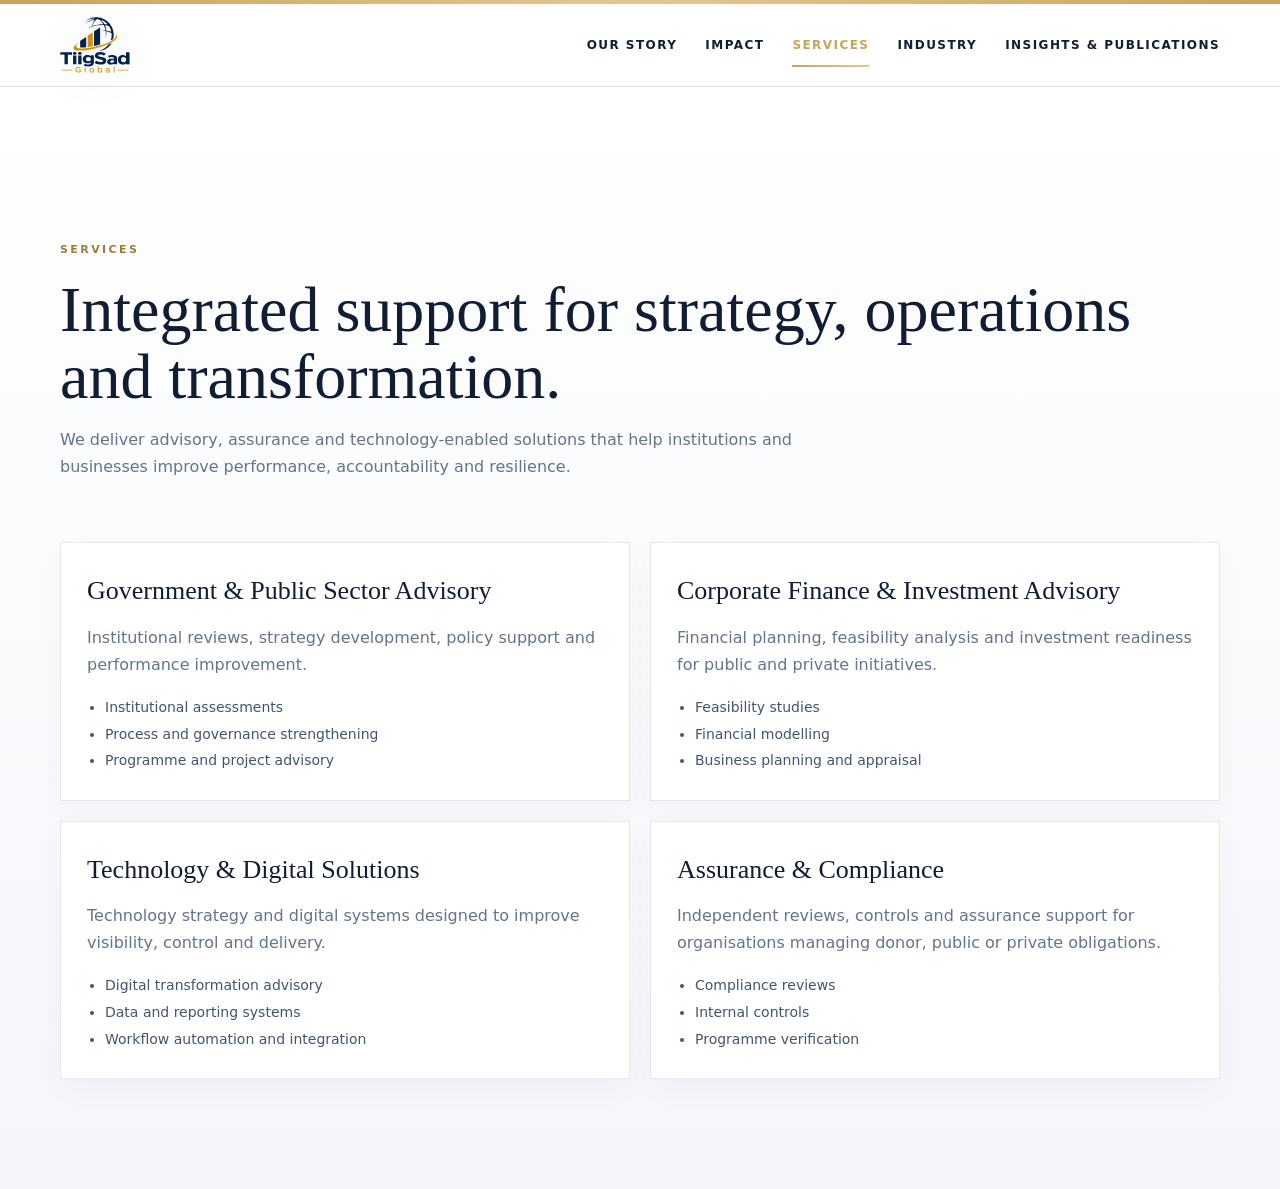
<file: services.html>
<!DOCTYPE html>
<html lang="en">
<head>
<meta charset="UTF-8">
<meta name="viewport" content="width=device-width, initial-scale=1.0">
<title>Services | TiigSad Global</title>
<link rel="icon" href="assets/favicon.ico" sizes="any" />
<link rel="icon" type="image/png" sizes="32x32" href="assets/favicon-32x32.png" />
<link rel="icon" type="image/png" sizes="16x16" href="assets/favicon-16x16.png" />
<link rel="apple-touch-icon" href="assets/apple-touch-icon.png" />
<link rel="manifest" href="assets/site.webmanifest" />
<meta name="theme-color" content="#101d32">
<style>
:root{--navy:#101d32;--gold:#c7a45b;--gold2:#e1c98e;--paper:#f5f7fa;--ink:#1f2937;--muted:#64748b;--white:#fff;--line:#e4eaf0;--serif:Georgia,"Times New Roman",serif;--sans:Inter,ui-sans-serif,system-ui,-apple-system,"Segoe UI",sans-serif}
*{box-sizing:border-box}html{scroll-behavior:smooth}body{margin:0;font-family:var(--sans);background:#fff;color:var(--ink);line-height:1.7}a{text-decoration:none;color:inherit}.container{width:min(1160px,calc(100% - 40px));margin:auto}.topline{height:4px;background:linear-gradient(90deg,var(--gold),var(--gold2),var(--gold))}.header{position:sticky;top:0;z-index:20;background:rgba(255,255,255,.96);backdrop-filter:blur(14px);border-bottom:1px solid rgba(16,29,50,.12)}.nav{display:flex;align-items:center;justify-content:space-between;min-height:82px;gap:20px}.brand{display:flex;align-items:center;gap:12px;color:var(--navy)}.brand-logo{display:block;height:56px;width:auto;max-width:260px;filter:drop-shadow(0 4px 20px rgba(0,0,0,.08))}.mark{width:42px;height:42px;border:1px solid var(--gold);display:grid;place-items:center;color:var(--gold2);font-family:var(--serif);font-weight:700;font-size:18px;letter-spacing:-1.7px}.brand-name{font-weight:750;letter-spacing:.12em;font-size:15px}.brand-sub{font-size:9px;letter-spacing:.22em;color:#c6ced9;margin-top:1px}.navlinks{display:flex;align-items:center;gap:28px;font-size:12px;font-weight:700;letter-spacing:.12em;text-transform:uppercase;color:var(--navy)}.navlinks a{position:relative;padding:8px 0;transition:color .2s ease,transform .2s ease;color:var(--navy)}.navlinks a::after{content:"";position:absolute;left:0;bottom:-4px;width:100%;height:2px;background:linear-gradient(90deg,var(--gold),var(--gold2));transform:scaleX(0);transform-origin:left;transition:transform .22s ease}.navlinks a:hover,.navlinks a:focus-visible,.navlinks a.active{color:var(--gold)}.navlinks a:hover::after,.navlinks a:focus-visible::after,.navlinks a.active::after{transform:scaleX(1)}.page{padding:90px 0 110px;background:linear-gradient(180deg,#fff 0%,#f4f6fa 100%)}.hero{padding:64px 0 40px}.eyebrow{font-size:11px;text-transform:uppercase;letter-spacing:.22em;color:#9a7d3c;font-weight:800}.h1{font-family:var(--serif);font-size:clamp(38px,5vw,64px);line-height:1.05;color:var(--navy);font-weight:400;margin:16px 0}.lead{max-width:760px;font-size:16px;color:var(--muted);margin:0}.grid{display:grid;grid-template-columns:repeat(2,1fr);gap:20px;margin-top:22px}.card{background:#fff;border:1px solid var(--line);padding:26px;box-shadow:0 10px 30px rgba(16,29,50,.03)}.card h3{font-family:var(--serif);font-size:26px;font-weight:400;color:var(--navy);margin:0 0 10px}.card p{margin:0 0 16px;color:var(--muted)}.card ul{margin:0;padding-left:18px;color:#42556d;font-size:14px;line-height:1.9}.menu{display:none;background:rgba(16,29,50,.72);border:1px solid rgba(225,201,142,.5);color:var(--gold2);padding:8px 11px;font-size:20px;line-height:1;border-radius:8px;cursor:pointer;flex:none}@media(max-width:900px){.navlinks{gap:16px}.navlinks a{font-size:10px}}@media(max-width:680px){html,body{overflow-x:hidden;width:100%}.container{width:calc(100% - 32px)!important}.nav{height:70px;min-height:70px}.brand-logo{height:46px!important;max-width:210px}.menu{display:block}.navlinks{width:100%;display:none;position:absolute;top:70px;left:0;right:0;background:rgba(16,29,50,.98);padding:14px 16px 18px;flex-direction:column;align-items:flex-start;gap:0;z-index:30}.navlinks.open{display:flex}.navlinks a{width:100%;min-height:44px;display:flex;align-items:center;color:#f5efe6!important;padding:10px 6px}.page{padding:40px 0 72px}.hero{padding:32px 0}.h1{font-size:38px!important;line-height:1.08}.lead{font-size:15px}.grid{grid-template-columns:1fr!important}.card{width:100%;padding:22px}}
</style>
<script>
document.addEventListener('DOMContentLoaded',()=>{const menuBtn=document.getElementById('menuBtn'),navLinks=document.getElementById('navLinks');if(menuBtn&&navLinks){menuBtn.addEventListener('click',()=>{const open=navLinks.classList.toggle('open');menuBtn.setAttribute('aria-expanded',open?'true':'false')});navLinks.querySelectorAll('a').forEach(a=>a.addEventListener('click',()=>{navLinks.classList.remove('open');menuBtn.setAttribute('aria-expanded','false')}));}});
</script>
</head>
<body>
<div class="topline"></div>
<header class="header">
  <div class="container nav">
    <a class="brand" href="index.html" aria-label="TiigSad Global home">
      <img class="brand-logo" src="assets/TiigSad_Global_Logo_Transparent.svg" alt="TiigSad Global logo">
    </a>
    <button class="menu" id="menuBtn" aria-label="Open navigation" aria-expanded="false">☰</button>
    <nav class="navlinks" id="navLinks" aria-label="Main navigation">
      <a href="our-story.html">Our Story</a>
      <a href="impact.html">Impact</a>
      <a class="active" href="services.html">Services</a>
      <a href="industry.html">Industry</a>
      <a href="insights-publications.html">Insights &amp; Publications</a>
    </nav>
  </div>
</header>
<main class="page">
  <div class="container hero">
    <div class="eyebrow">Services</div>
    <h1 class="h1">Integrated support for strategy, operations and transformation.</h1>
    <p class="lead">We deliver advisory, assurance and technology-enabled solutions that help institutions and businesses improve performance, accountability and resilience.</p>
  </div>
  <div class="container grid">
    <article class="card">
      <h3>Government & Public Sector Advisory</h3>
      <p>Institutional reviews, strategy development, policy support and performance improvement.</p>
      <ul>
        <li>Institutional assessments</li>
        <li>Process and governance strengthening</li>
        <li>Programme and project advisory</li>
      </ul>
    </article>
    <article class="card">
      <h3>Corporate Finance & Investment Advisory</h3>
      <p>Financial planning, feasibility analysis and investment readiness for public and private initiatives.</p>
      <ul>
        <li>Feasibility studies</li>
        <li>Financial modelling</li>
        <li>Business planning and appraisal</li>
      </ul>
    </article>
    <article class="card">
      <h3>Technology & Digital Solutions</h3>
      <p>Technology strategy and digital systems designed to improve visibility, control and delivery.</p>
      <ul>
        <li>Digital transformation advisory</li>
        <li>Data and reporting systems</li>
        <li>Workflow automation and integration</li>
      </ul>
    </article>
    <article class="card">
      <h3>Assurance & Compliance</h3>
      <p>Independent reviews, controls and assurance support for organisations managing donor, public or private obligations.</p>
      <ul>
        <li>Compliance reviews</li>
        <li>Internal controls</li>
        <li>Programme verification</li>
      </ul>
    </article>
  </div>
</main>
</body>
</html>
</file>
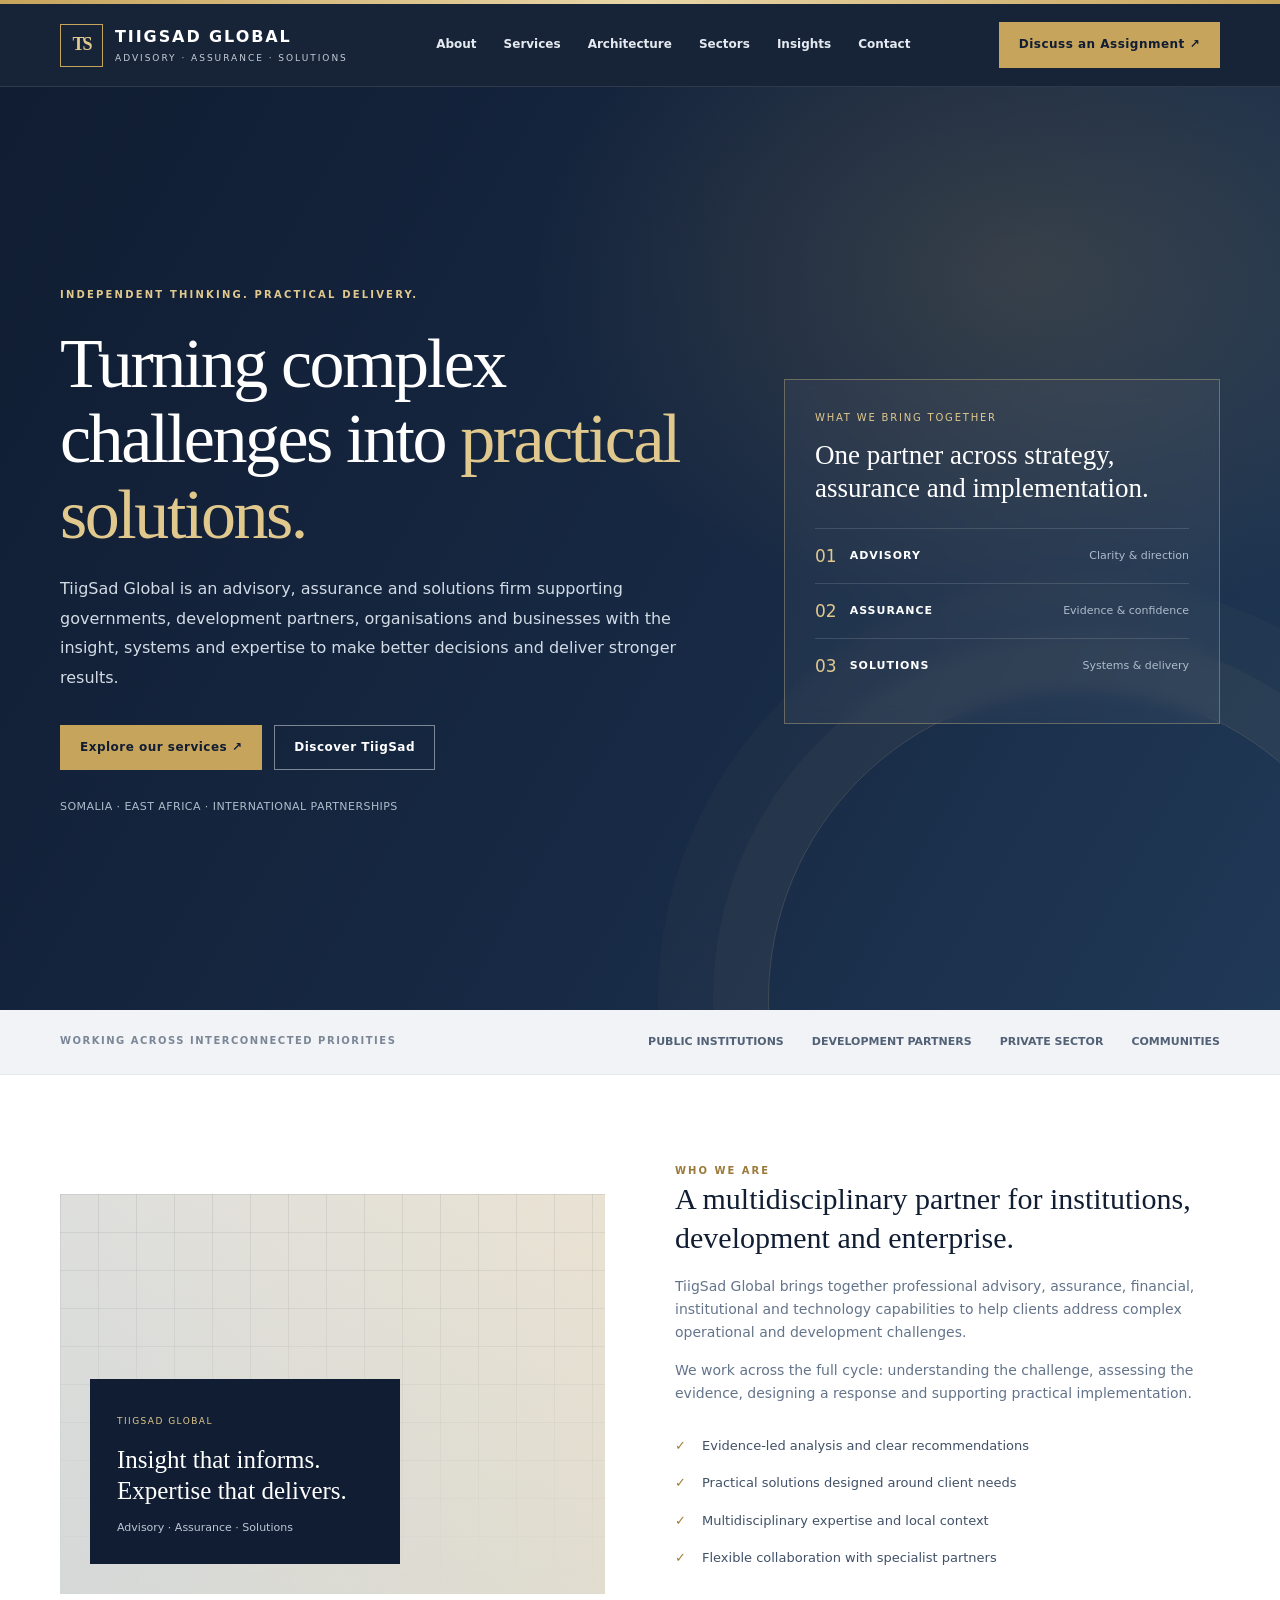
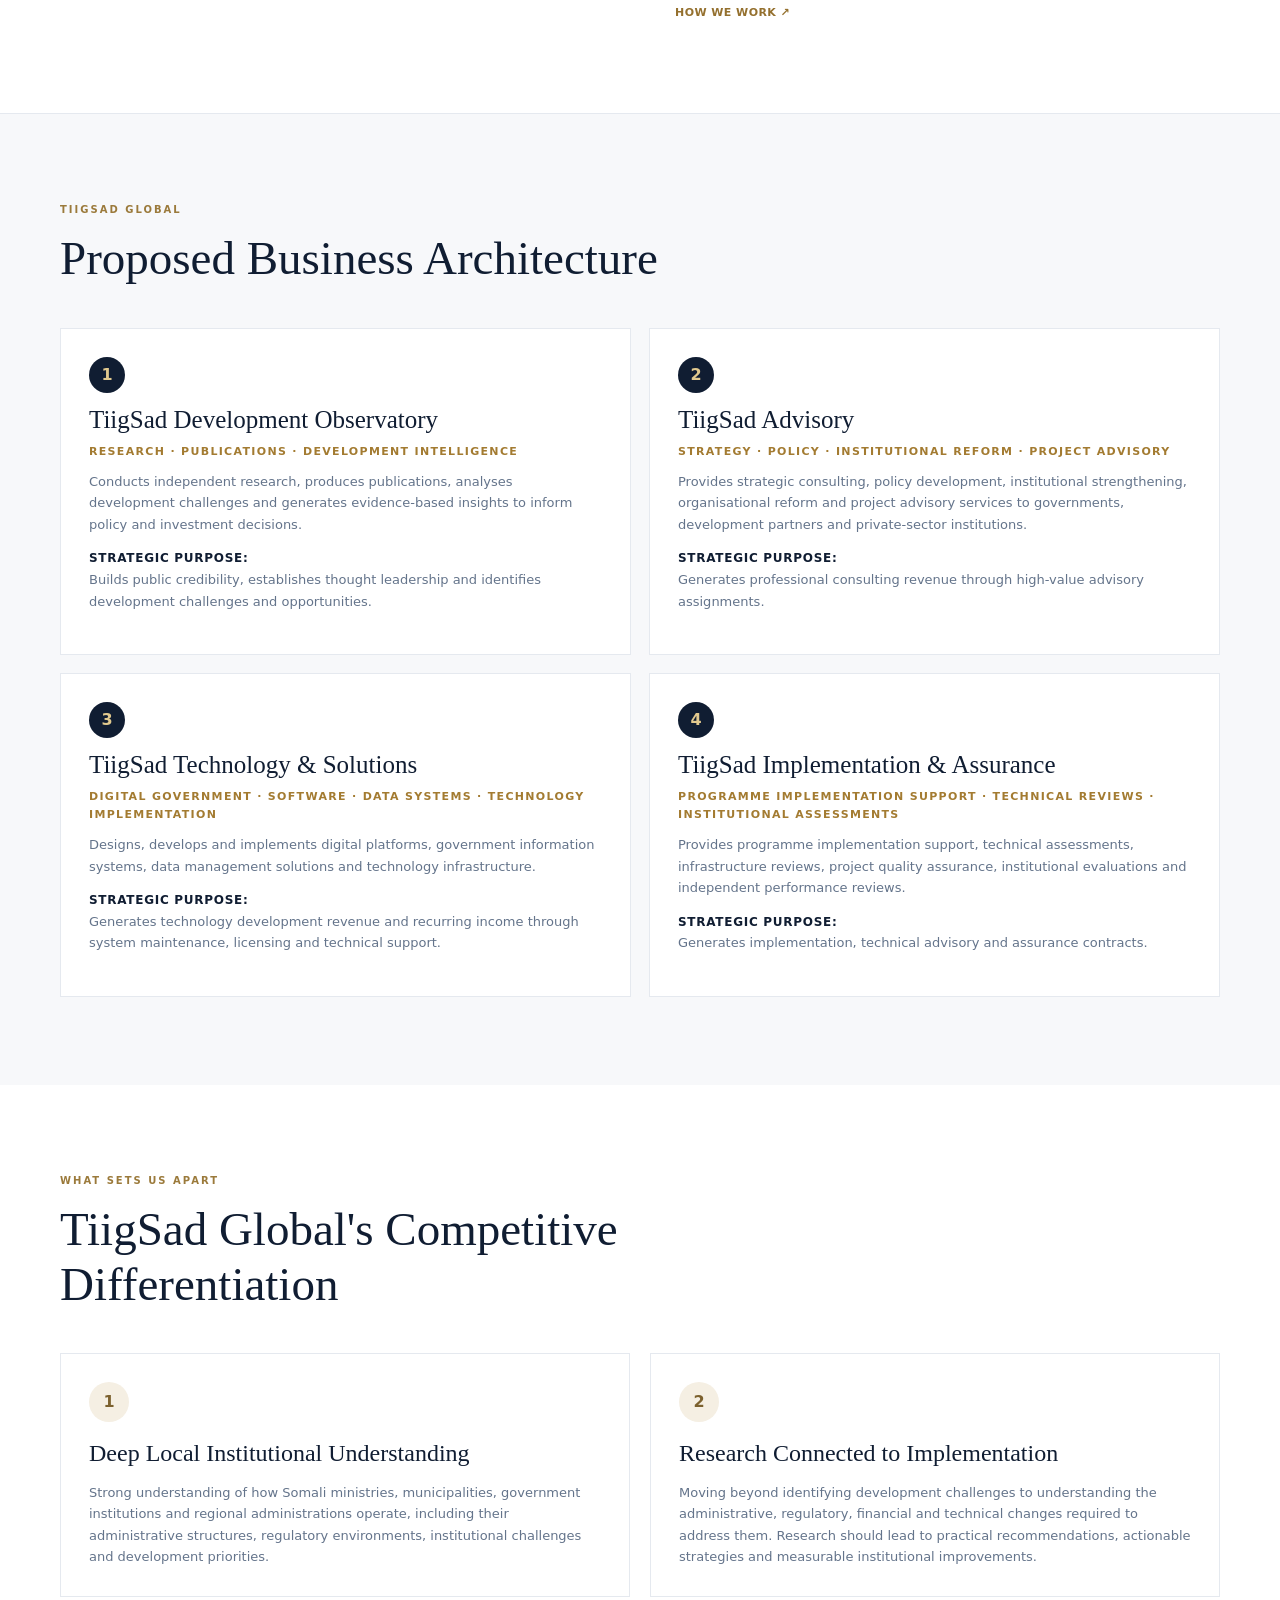
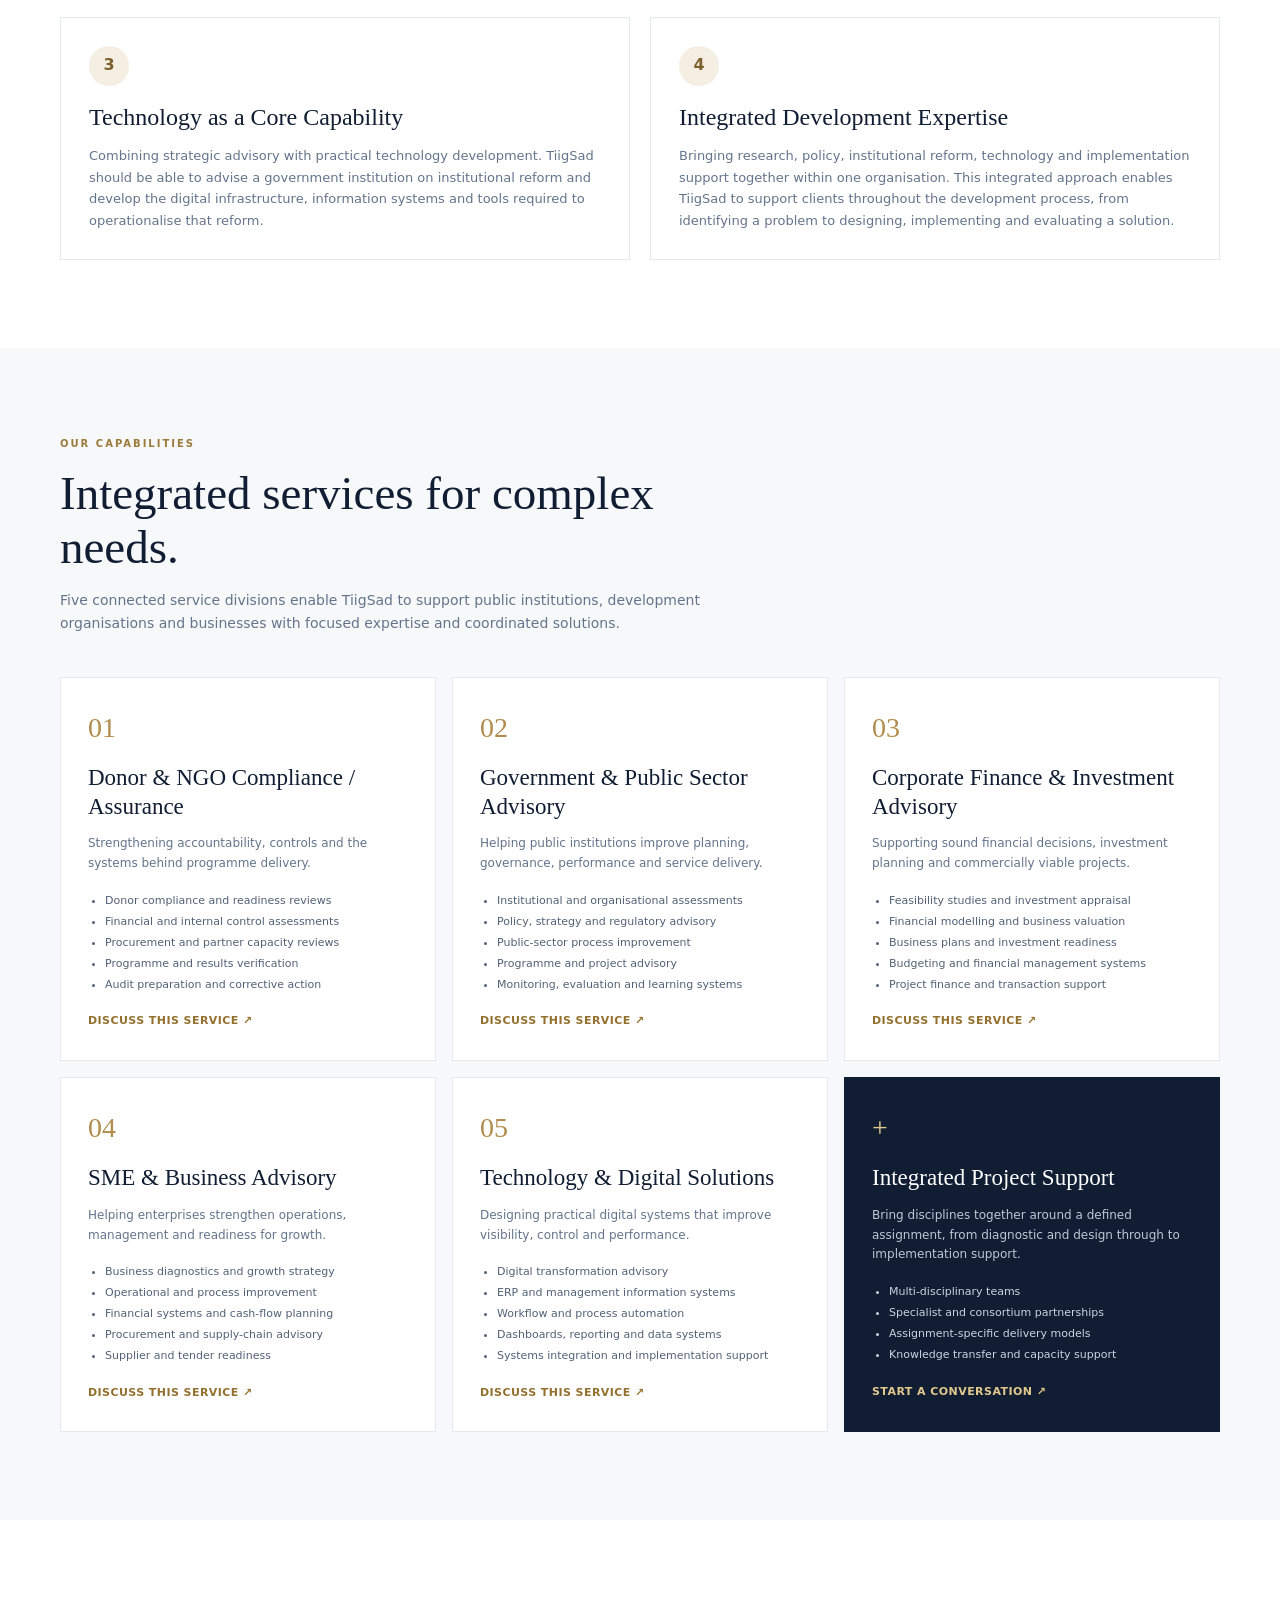
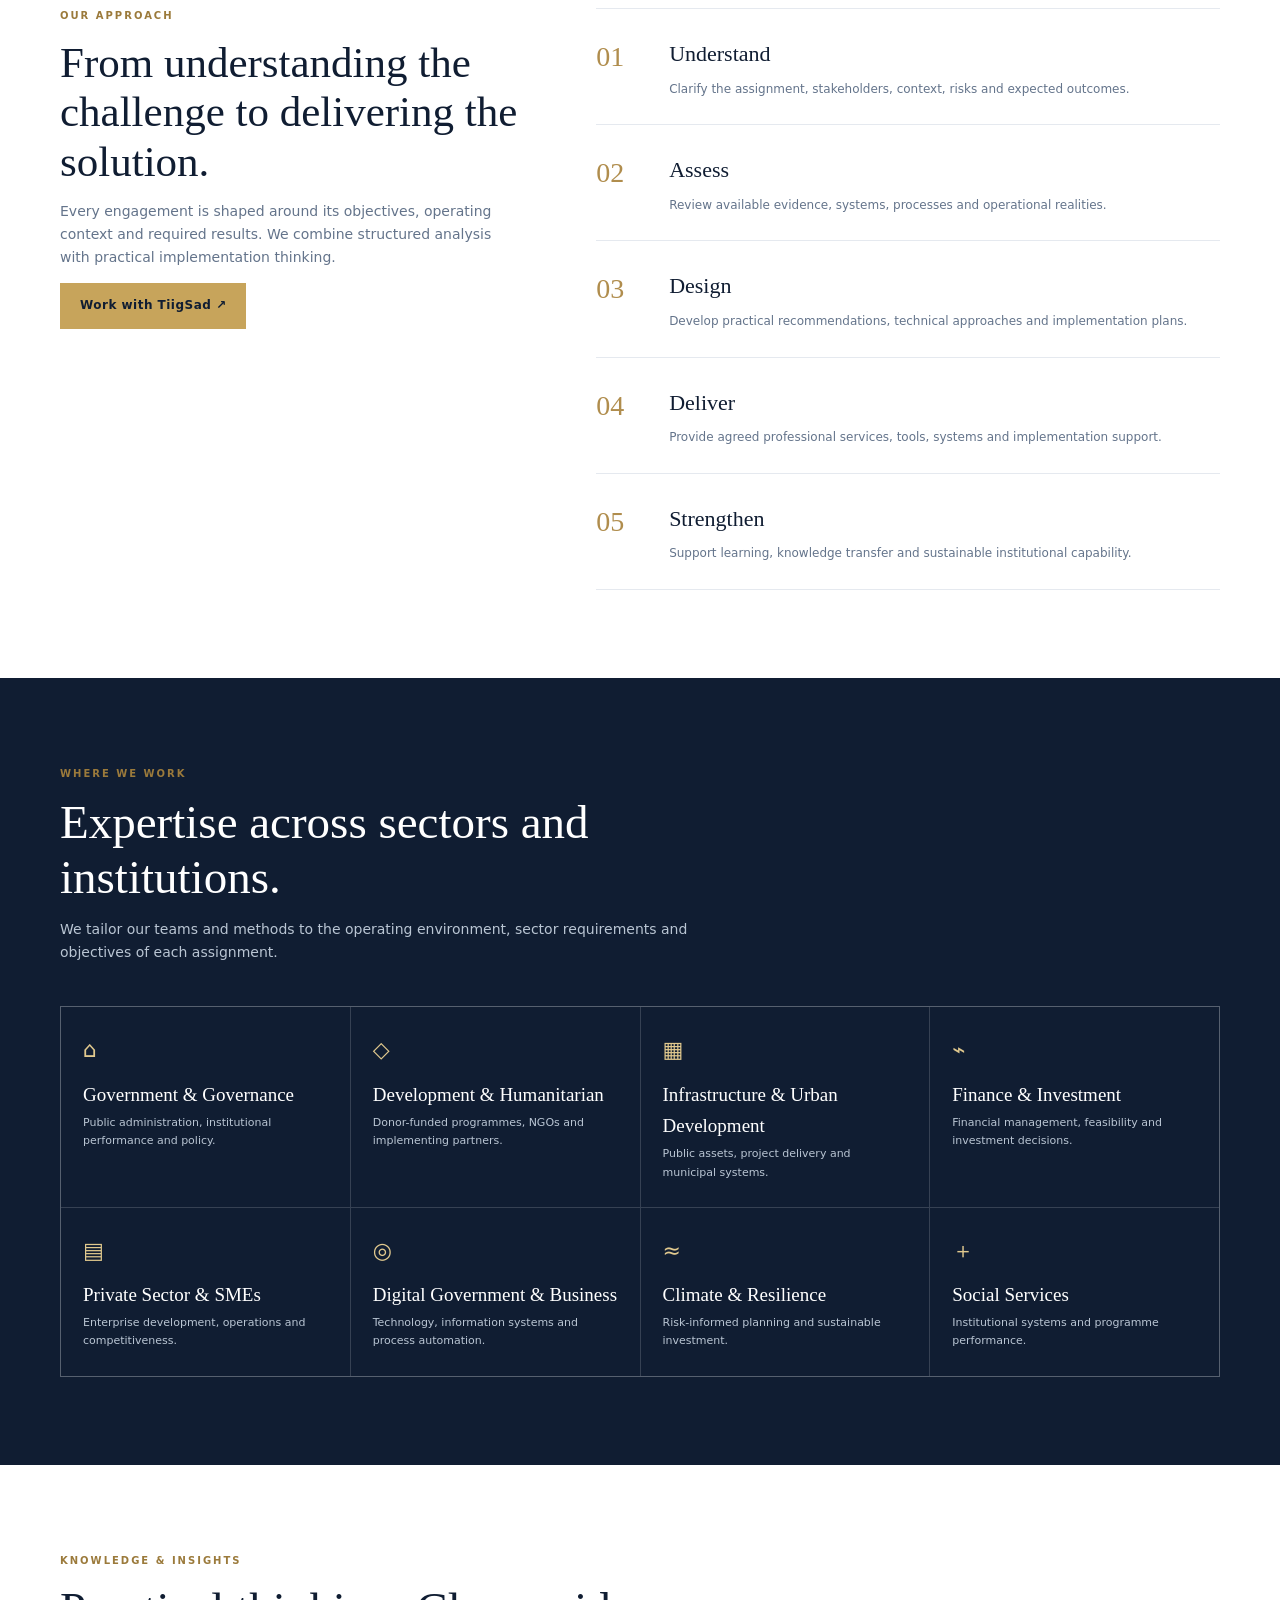
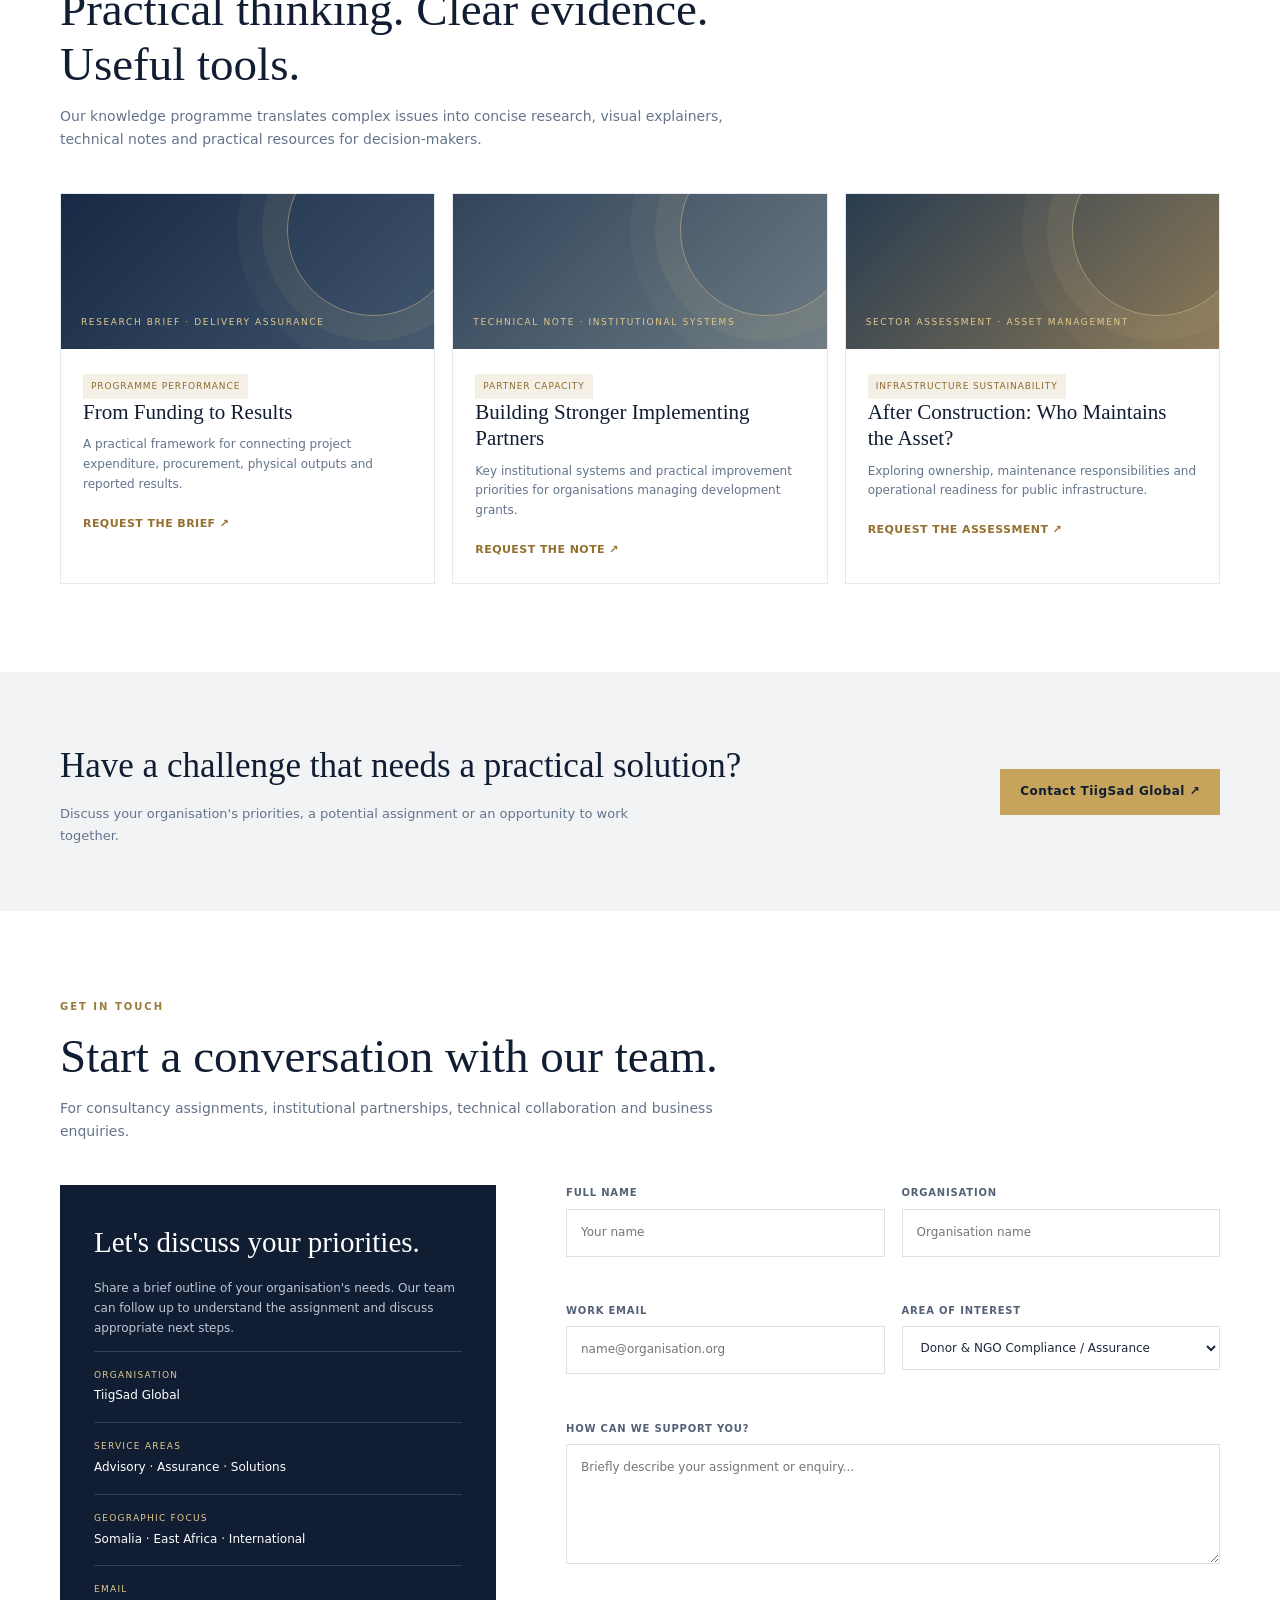
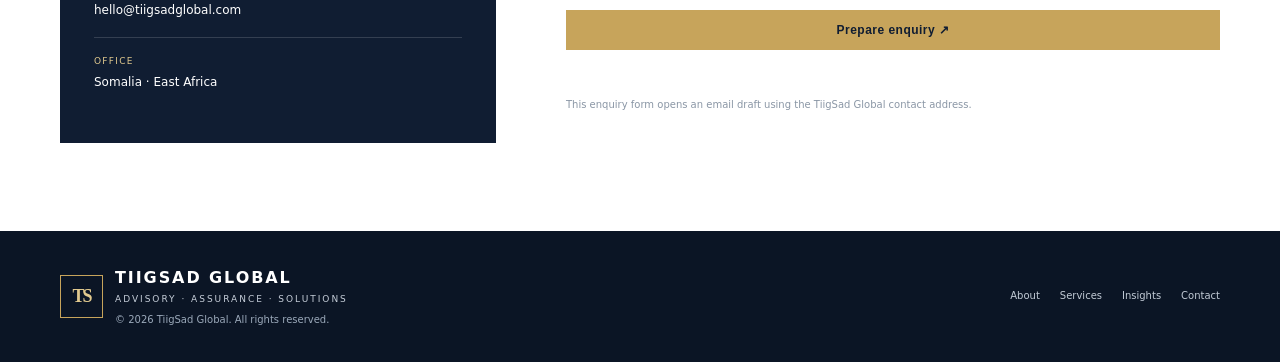
<file: tiigsad_global_website-1.html>
<!DOCTYPE html>
<html lang="en">
<head>
<meta charset="utf-8">
<meta name="viewport" content="width=device-width, initial-scale=1">
<meta name="description" content="TiigSad Global provides advisory, assurance and technology solutions for governments, development partners and businesses across Somalia and the wider region.">
<meta name="theme-color" content="#101d32">
<title>TiigSad Global | Advisory · Assurance · Solutions</title>
<style>
:root{--navy:#101d32;--navy2:#172944;--gold:#c7a45b;--gold2:#e1c98e;--ink:#1e293b;--muted:#64748b;--paper:#f7f8fa;--line:#e5e9ef;--white:#fff;--serif:Georgia,"Times New Roman",serif;--sans:Inter,ui-sans-serif,system-ui,-apple-system,"Segoe UI",sans-serif}
*{box-sizing:border-box}html{scroll-behavior:smooth}body{margin:0;font-family:var(--sans);color:var(--ink);background:#fff;line-height:1.65}a{color:inherit;text-decoration:none}.container{width:min(1160px,calc(100% - 44px));margin:auto}.topline{height:4px;background:linear-gradient(90deg,var(--gold),#e8d6a8,var(--gold))}.header{position:sticky;top:0;z-index:20;background:rgba(16,29,50,.97);backdrop-filter:blur(14px);border-bottom:1px solid rgba(255,255,255,.1)}.nav{height:82px;display:flex;align-items:center;justify-content:space-between;gap:28px}.brand{display:flex;align-items:center;gap:12px;color:#fff}.mark{width:43px;height:43px;border:1px solid var(--gold);display:grid;place-items:center;color:var(--gold2);font-family:var(--serif);font-weight:700;font-size:18px;letter-spacing:-2px}.brand-name{font-weight:750;letter-spacing:.12em;font-size:16px}.brand-sub{font-size:9px;letter-spacing:.22em;color:#c6ced9;margin-top:1px}.navlinks{display:flex;align-items:center;gap:27px;color:#e5eaf1;font-size:12px;font-weight:600}.navlinks a:hover{color:var(--gold2)}.nav-cta,.btn{display:inline-flex;align-items:center;justify-content:center;padding:12px 19px;background:var(--gold);color:var(--navy);font-size:12px;font-weight:800;letter-spacing:.04em;border:1px solid var(--gold);transition:.2s}.nav-cta:hover,.btn:hover{background:var(--gold2);border-color:var(--gold2);transform:translateY(-1px)}.btn-outline{background:transparent;color:#fff;border-color:rgba(255,255,255,.45)}.btn-outline:hover{color:var(--navy)}.menu{display:none;background:none;border:1px solid #66758a;color:#fff;padding:8px 11px;font-size:20px}
.hero{background:radial-gradient(ellipse at 80% 20%,rgba(199,164,91,.18),transparent 34%),linear-gradient(120deg,#101d32 0%,#172944 58%,#203956 100%);color:#fff;position:relative;overflow:hidden}.hero:after{content:"";position:absolute;right:-110px;bottom:-300px;width:620px;height:620px;border:1px solid rgba(225,201,142,.18);border-radius:50%;box-shadow:0 0 0 55px rgba(225,201,142,.035),0 0 0 110px rgba(225,201,142,.025)}.hero-inner{position:relative;z-index:1;display:grid;grid-template-columns:1.2fr .8fr;gap:70px;align-items:center;padding:112px 0 105px}.eyebrow{color:var(--gold2);font-size:10px;letter-spacing:.22em;text-transform:uppercase;font-weight:800}.hero h1{font-family:var(--serif);font-weight:400;font-size:clamp(42px,5.6vw,70px);line-height:1.08;letter-spacing:-.035em;margin:22px 0}.hero h1 em{color:var(--gold2);font-style:normal}.hero-copy{font-size:16px;color:#d2dbe6;max-width:620px;line-height:1.85}.hero-actions{display:flex;gap:12px;flex-wrap:wrap;margin-top:32px}.hero-note{margin-top:28px;font-size:11px;color:#aebccc;letter-spacing:.04em}.hero-panel{border:1px solid rgba(225,201,142,.35);background:rgba(255,255,255,.045);padding:30px;backdrop-filter:blur(8px)}.hero-panel .panel-label{font-size:10px;color:var(--gold2);letter-spacing:.18em;text-transform:uppercase}.hero-panel h3{font-family:var(--serif);font-weight:400;font-size:27px;line-height:1.25;margin:12px 0 22px}.pillar{display:flex;gap:13px;padding:13px 0;border-top:1px solid rgba(255,255,255,.13);align-items:center}.pillar b{font-size:11px;letter-spacing:.09em;color:#fff}.pillar span{font-size:11px;color:#aebccc;margin-left:auto;text-align:right}.pillar i{font-style:normal;color:var(--gold2);font-size:17px}
.trustbar{background:#f1f3f6;border-bottom:1px solid var(--line)}.trust-inner{display:flex;justify-content:space-between;gap:24px;align-items:center;padding:23px 0}.trust-inner strong{font-size:10px;letter-spacing:.15em;color:#7b8797;text-transform:uppercase}.trust-items{display:flex;gap:28px;flex-wrap:wrap;color:#526176;font-size:11px;font-weight:700}
section{padding:88px 0}.section-head{max-width:720px;margin-bottom:42px}.kicker{font-size:10px;text-transform:uppercase;letter-spacing:.2em;color:#9b7a3b;font-weight:800}.section-head h2{font-family:var(--serif);font-size:clamp(33px,4vw,47px);line-height:1.16;font-weight:400;color:var(--navy);margin:13px 0}.section-head p{color:var(--muted);font-size:14px;max-width:670px}.intro-grid{display:grid;grid-template-columns:1fr 1fr;gap:70px;align-items:center}.intro-visual{min-height:400px;background:linear-gradient(145deg,rgba(16,29,50,.05),rgba(199,164,91,.17)),linear-gradient(30deg,#dce3e9,#f3eee3);position:relative;overflow:hidden;padding:30px;display:flex;align-items:end}.visual-grid{position:absolute;inset:0;background-image:linear-gradient(rgba(16,29,50,.08) 1px,transparent 1px),linear-gradient(90deg,rgba(16,29,50,.08) 1px,transparent 1px);background-size:38px 38px;mask-image:linear-gradient(black,transparent)}.visual-card{position:relative;background:var(--navy);color:#fff;padding:27px;max-width:310px}.visual-card small{color:var(--gold2);letter-spacing:.16em;text-transform:uppercase;font-size:9px}.visual-card strong{display:block;font-family:var(--serif);font-size:25px;font-weight:400;line-height:1.25;margin:12px 0}.visual-card p{font-size:11px;color:#bdc8d6;margin:0}.intro-copy h3{font-family:var(--serif);font-size:30px;font-weight:400;color:var(--navy);line-height:1.3;margin:0 0 18px}.intro-copy p{color:var(--muted);font-size:14px}.checks{list-style:none;padding:0;margin:22px 0}.checks li{padding:8px 0 8px 27px;position:relative;font-size:13px;color:#405067}.checks li:before{content:"✓";position:absolute;left:0;color:#a27e39;font-weight:900}
.business-architecture{background:var(--paper);border-top:1px solid var(--line)}.business-grid{display:grid;grid-template-columns:repeat(2,1fr);gap:18px}.business-card{background:#fff;border:1px solid var(--line);padding:28px;min-height:200px;transition:.25s}.business-card:hover{transform:translateY(-4px);border-color:#c7a45b;box-shadow:0 12px 28px rgba(16,29,50,.06)}.business-type{display:inline-flex;align-items:center;justify-content:center;width:36px;height:36px;background:var(--navy);color:var(--gold2);font-weight:800;border-radius:999px;margin-bottom:12px}.business-card h3{font-family:var(--serif);font-size:25px;font-weight:400;line-height:1.2;color:var(--navy);margin:0 0 8px}.business-meta{display:block;font-size:11px;letter-spacing:.12em;text-transform:uppercase;color:#a37b31;font-weight:800;margin-bottom:10px}.business-card p{color:var(--muted);font-size:13px;margin:0 0 14px}.business-card strong{display:block;font-size:12px;letter-spacing:.06em;text-transform:uppercase;color:var(--navy);margin-top:10px}.differentiation{background:#fff}.diff-grid{display:grid;grid-template-columns:repeat(2,1fr);gap:20px}.diff-item{border:1px solid var(--line);background:#fff;padding:28px}.diff-item span{display:inline-flex;align-items:center;justify-content:center;width:40px;height:40px;border-radius:50%;background:#f5efe3;color:#7c612e;font-weight:800;margin-bottom:12px}.diff-item h3{font-family:var(--serif);font-size:24px;font-weight:400;color:var(--navy);margin:0 0 8px}.diff-item p{color:var(--muted);font-size:13px;margin:0}.services{background:var(--paper)}.service-grid{display:grid;grid-template-columns:repeat(3,1fr);gap:16px}.service-card{background:#fff;border:1px solid var(--line);padding:27px;min-height:280px;transition:.25s}.service-card:hover{transform:translateY(-4px);border-color:#c7a45b;box-shadow:0 14px 32px rgba(16,29,50,.07)}.service-no{font-family:var(--serif);font-size:28px;color:#b08d4d}.service-card h3{font-family:var(--serif);font-weight:400;font-size:23px;line-height:1.25;color:var(--navy);margin:13px 0}.service-card p{font-size:12px;color:var(--muted);margin:0 0 17px}.service-card ul{padding-left:17px;color:#526176;font-size:11px;line-height:1.9}.learn{font-size:11px;font-weight:800;color:#94702e;letter-spacing:.04em}
.approach-grid{display:grid;grid-template-columns:.85fr 1.15fr;gap:75px}.approach-copy{position:sticky;top:115px;align-self:start}.approach-copy h2{font-family:var(--serif);font-size:43px;font-weight:400;line-height:1.15;color:var(--navy);margin:13px 0}.approach-copy p{font-size:14px;color:var(--muted)}.steps{border-top:1px solid var(--line)}.step{display:grid;grid-template-columns:55px 1fr;gap:18px;padding:25px 0;border-bottom:1px solid var(--line)}.step-num{font-family:var(--serif);font-size:28px;color:#b08d4d}.step h3{margin:2px 0 7px;font-family:var(--serif);font-weight:400;font-size:22px;color:var(--navy)}.step p{margin:0;color:var(--muted);font-size:12px}
.sectors{background:var(--navy);color:#fff}.sectors .section-head h2{color:#fff}.sectors .section-head p{color:#b9c5d3}.sector-grid{display:grid;grid-template-columns:repeat(4,1fr);gap:1px;background:rgba(255,255,255,.16);border:1px solid rgba(255,255,255,.16)}.sector{background:var(--navy);padding:25px 22px;min-height:155px}.sector span{font-size:22px;color:var(--gold2)}.sector h3{font-family:var(--serif);font-size:19px;font-weight:400;margin:10px 0 4px}.sector p{font-size:11px;color:#b9c5d3;margin:0}
.insights{background:#fff}.insight-grid{display:grid;grid-template-columns:repeat(3,1fr);gap:17px}.insight{border:1px solid var(--line);background:#fff}.insight-art{height:155px;background:linear-gradient(135deg,#172944,#40566d);position:relative;overflow:hidden;padding:20px;display:flex;align-items:end}.insight-art:before{content:"";position:absolute;width:170px;height:170px;border:1px solid rgba(225,201,142,.5);border-radius:50%;right:-25px;top:-50px;box-shadow:0 0 0 25px rgba(225,201,142,.07),0 0 0 50px rgba(225,201,142,.04)}.insight-art span{position:relative;color:var(--gold2);font-size:9px;letter-spacing:.18em;text-transform:uppercase}.insight-body{padding:22px}.insight-body h3{font-family:var(--serif);font-weight:400;font-size:21px;color:var(--navy);line-height:1.25;margin:0 0 10px}.insight-body p{font-size:12px;color:var(--muted);margin:0 0 14px}.tag{display:inline-block;font-size:9px;letter-spacing:.1em;text-transform:uppercase;color:#8b6b31;background:#f5f0e5;padding:5px 8px}
.cta-band{background:#f2f3f5;padding:65px 0}.cta-inner{display:flex;justify-content:space-between;align-items:center;gap:35px}.cta-inner h2{font-family:var(--serif);font-weight:400;font-size:35px;color:var(--navy);margin:0 0 8px}.cta-inner p{margin:0;color:var(--muted);font-size:13px;max-width:620px}
.contact{background:#fff}.contact-grid{display:grid;grid-template-columns:.8fr 1.2fr;gap:70px}.contact-info{background:var(--navy);color:#fff;padding:34px}.contact-info h3{font-family:var(--serif);font-size:29px;font-weight:400;margin:0 0 12px}.contact-info p{font-size:12px;color:#bdc8d6}.contact-detail{padding:16px 0;border-top:1px solid rgba(255,255,255,.15);font-size:12px}.contact-detail small{display:block;color:var(--gold2);text-transform:uppercase;letter-spacing:.14em;font-size:9px;margin-bottom:4px}.form{display:grid;grid-template-columns:1fr 1fr;gap:17px}.field{display:flex;flex-direction:column;gap:7px}.field.full{grid-column:1/-1}.field label{font-size:10px;font-weight:800;color:#536176;letter-spacing:.08em;text-transform:uppercase}.field input,.field select,.field textarea{border:1px solid #dce2e9;background:#fff;padding:13px 14px;font:inherit;font-size:12px;color:var(--ink);outline:none}.field input:focus,.field textarea:focus,.field select:focus{border-color:var(--gold)}.field textarea{min-height:120px;resize:vertical}.form-note{grid-column:1/-1;font-size:10px;color:#8a96a5}
.footer{background:#0b1525;color:#fff;padding:34px 0}.footer-inner{display:flex;justify-content:space-between;align-items:center;gap:25px}.footer p{font-size:10px;color:#9ba9ba;margin:5px 0 0}.footer-links{display:flex;gap:20px;font-size:10px;color:#c2cbd6}
@media(max-width:900px){.navlinks{gap:15px}.navlinks a{font-size:11px}.hero-inner{gap:35px}.service-grid{grid-template-columns:repeat(2,1fr)}.sector-grid{grid-template-columns:repeat(2,1fr)}.intro-grid,.approach-grid{gap:38px}.contact-grid{gap:35px}.business-grid,.diff-grid{grid-template-columns:1fr}}
@media(max-width:680px){.container{width:min(100% - 32px,1160px)}.nav{height:70px}.menu{display:block}.navlinks{display:none;position:absolute;top:70px;left:0;right:0;background:var(--navy);padding:20px 22px 25px;flex-direction:column;align-items:flex-start;border-top:1px solid #34445a}.navlinks.open{display:flex}.nav-cta{display:none}.hero-inner{grid-template-columns:1fr;padding:78px 0 70px}.hero-panel{max-width:470px}.trust-inner{align-items:flex-start;flex-direction:column}.trust-items{gap:13px 20px}.intro-grid,.approach-grid,.contact-grid{grid-template-columns:1fr}.intro-visual{min-height:310px}.approach-copy{position:static}.service-grid,.insight-grid{grid-template-columns:1fr}.sector-grid{grid-template-columns:1fr 1fr}.sector{padding:19px 15px;min-height:145px}.cta-inner{align-items:flex-start;flex-direction:column}.form{grid-template-columns:1fr}.field.full,.form-note{grid-column:auto}section{padding:68px 0}.footer-inner{align-items:flex-start;flex-direction:column}.footer-links{flex-wrap:wrap}}
</style>
</head>
<body>
<div class="topline"></div>
<header class="header">
  <div class="container nav">
    <a class="brand" href="#home" aria-label="TiigSad Global home">
      <div class="mark">TS</div>
      <div><div class="brand-name">TIIGSAD GLOBAL</div><div class="brand-sub">ADVISORY · ASSURANCE · SOLUTIONS</div></div>
    </a>
    <button class="menu" id="menuBtn" aria-label="Open navigation">☰</button>
    <nav class="navlinks" id="navLinks">
      <a href="#about">About</a><a href="#services">Services</a><a href="#architecture">Architecture</a><a href="#sectors">Sectors</a><a href="#insights">Insights</a><a href="#contact">Contact</a>
    </nav>
    <a class="nav-cta" href="#contact">Discuss an Assignment ↗</a>
  </div>
</header>
<main>
<section class="hero" id="home">
  <div class="container hero-inner">
    <div>
      <div class="eyebrow">Independent thinking. Practical delivery.</div>
      <h1>Turning complex challenges into <em>practical solutions.</em></h1>
      <p class="hero-copy">TiigSad Global is an advisory, assurance and solutions firm supporting governments, development partners, organisations and businesses with the insight, systems and expertise to make better decisions and deliver stronger results.</p>
      <div class="hero-actions"><a class="btn" href="#services">Explore our services ↗</a><a class="btn btn-outline" href="#about">Discover TiigSad</a></div>
      <div class="hero-note">SOMALIA · EAST AFRICA · INTERNATIONAL PARTNERSHIPS</div>
    </div>
    <aside class="hero-panel">
      <div class="panel-label">What we bring together</div>
      <h3>One partner across strategy, assurance and implementation.</h3>
      <div class="pillar"><i>01</i><b>ADVISORY</b><span>Clarity & direction</span></div>
      <div class="pillar"><i>02</i><b>ASSURANCE</b><span>Evidence & confidence</span></div>
      <div class="pillar"><i>03</i><b>SOLUTIONS</b><span>Systems & delivery</span></div>
    </aside>
  </div>
</section>
<div class="trustbar"><div class="container trust-inner"><strong>Working across interconnected priorities</strong><div class="trust-items"><span>PUBLIC INSTITUTIONS</span><span>DEVELOPMENT PARTNERS</span><span>PRIVATE SECTOR</span><span>COMMUNITIES</span></div></div></div>

<section id="about">
 <div class="container intro-grid">
  <div class="intro-visual"><div class="visual-grid"></div><div class="visual-card"><small>TIIGSAD GLOBAL</small><strong>Insight that informs. Expertise that delivers.</strong><p>Advisory · Assurance · Solutions</p></div></div>
  <div class="intro-copy"><div class="kicker">Who we are</div><h3>A multidisciplinary partner for institutions, development and enterprise.</h3><p>TiigSad Global brings together professional advisory, assurance, financial, institutional and technology capabilities to help clients address complex operational and development challenges.</p><p>We work across the full cycle: understanding the challenge, assessing the evidence, designing a response and supporting practical implementation.</p>
   <ul class="checks"><li>Evidence-led analysis and clear recommendations</li><li>Practical solutions designed around client needs</li><li>Multidisciplinary expertise and local context</li><li>Flexible collaboration with specialist partners</li></ul>
   <a class="learn" href="#architecture">HOW WE WORK ↗</a>
  </div>
 </div>
</section>

<section class="business-architecture" id="architecture">
  <div class="container">
    <div class="section-head"><div class="kicker">TiigSad Global</div><h2>Proposed Business Architecture</h2></div>
    <div class="business-grid">
      <article class="business-card">
        <div class="business-type">1</div>
        <h3>TiigSad Development Observatory</h3>
        <span class="business-meta">Research · Publications · Development Intelligence</span>
        <p>Conducts independent research, produces publications, analyses development challenges and generates evidence-based insights to inform policy and investment decisions.</p>
        <strong>Strategic purpose:</strong>
        <p>Builds public credibility, establishes thought leadership and identifies development challenges and opportunities.</p>
      </article>
      <article class="business-card">
        <div class="business-type">2</div>
        <h3>TiigSad Advisory</h3>
        <span class="business-meta">Strategy · Policy · Institutional Reform · Project Advisory</span>
        <p>Provides strategic consulting, policy development, institutional strengthening, organisational reform and project advisory services to governments, development partners and private-sector institutions.</p>
        <strong>Strategic purpose:</strong>
        <p>Generates professional consulting revenue through high-value advisory assignments.</p>
      </article>
      <article class="business-card">
        <div class="business-type">3</div>
        <h3>TiigSad Technology & Solutions</h3>
        <span class="business-meta">Digital Government · Software · Data Systems · Technology Implementation</span>
        <p>Designs, develops and implements digital platforms, government information systems, data management solutions and technology infrastructure.</p>
        <strong>Strategic purpose:</strong>
        <p>Generates technology development revenue and recurring income through system maintenance, licensing and technical support.</p>
      </article>
      <article class="business-card">
        <div class="business-type">4</div>
        <h3>TiigSad Implementation & Assurance</h3>
        <span class="business-meta">Programme Implementation Support · Technical Reviews · Institutional Assessments</span>
        <p>Provides programme implementation support, technical assessments, infrastructure reviews, project quality assurance, institutional evaluations and independent performance reviews.</p>
        <strong>Strategic purpose:</strong>
        <p>Generates implementation, technical advisory and assurance contracts.</p>
      </article>
    </div>
  </div>
</section>

<section class="differentiation" id="differentiation">
  <div class="container">
    <div class="section-head"><div class="kicker">What sets us apart</div><h2>TiigSad Global's Competitive Differentiation</h2></div>
    <div class="diff-grid">
      <div class="diff-item"><span>1</span><h3>Deep Local Institutional Understanding</h3><p>Strong understanding of how Somali ministries, municipalities, government institutions and regional administrations operate, including their administrative structures, regulatory environments, institutional challenges and development priorities.</p></div>
      <div class="diff-item"><span>2</span><h3>Research Connected to Implementation</h3><p>Moving beyond identifying development challenges to understanding the administrative, regulatory, financial and technical changes required to address them. Research should lead to practical recommendations, actionable strategies and measurable institutional improvements.</p></div>
      <div class="diff-item"><span>3</span><h3>Technology as a Core Capability</h3><p>Combining strategic advisory with practical technology development. TiigSad should be able to advise a government institution on institutional reform and develop the digital infrastructure, information systems and tools required to operationalise that reform.</p></div>
      <div class="diff-item"><span>4</span><h3>Integrated Development Expertise</h3><p>Bringing research, policy, institutional reform, technology and implementation support together within one organisation. This integrated approach enables TiigSad to support clients throughout the development process, from identifying a problem to designing, implementing and evaluating a solution.</p></div>
    </div>
  </div>
</section>

<section class="services" id="services">
 <div class="container">
  <div class="section-head"><div class="kicker">Our capabilities</div><h2>Integrated services for complex needs.</h2><p>Five connected service divisions enable TiigSad to support public institutions, development organisations and businesses with focused expertise and coordinated solutions.</p></div>
  <div class="service-grid">
   <article class="service-card"><div class="service-no">01</div><h3>Donor & NGO Compliance / Assurance</h3><p>Strengthening accountability, controls and the systems behind programme delivery.</p><ul><li>Donor compliance and readiness reviews</li><li>Financial and internal control assessments</li><li>Procurement and partner capacity reviews</li><li>Programme and results verification</li><li>Audit preparation and corrective action</li></ul><a class="learn" href="#contact">DISCUSS THIS SERVICE ↗</a></article>
   <article class="service-card"><div class="service-no">02</div><h3>Government & Public Sector Advisory</h3><p>Helping public institutions improve planning, governance, performance and service delivery.</p><ul><li>Institutional and organisational assessments</li><li>Policy, strategy and regulatory advisory</li><li>Public-sector process improvement</li><li>Programme and project advisory</li><li>Monitoring, evaluation and learning systems</li></ul><a class="learn" href="#contact">DISCUSS THIS SERVICE ↗</a></article>
   <article class="service-card"><div class="service-no">03</div><h3>Corporate Finance & Investment Advisory</h3><p>Supporting sound financial decisions, investment planning and commercially viable projects.</p><ul><li>Feasibility studies and investment appraisal</li><li>Financial modelling and business valuation</li><li>Business plans and investment readiness</li><li>Budgeting and financial management systems</li><li>Project finance and transaction support</li></ul><a class="learn" href="#contact">DISCUSS THIS SERVICE ↗</a></article>
   <article class="service-card"><div class="service-no">04</div><h3>SME & Business Advisory</h3><p>Helping enterprises strengthen operations, management and readiness for growth.</p><ul><li>Business diagnostics and growth strategy</li><li>Operational and process improvement</li><li>Financial systems and cash-flow planning</li><li>Procurement and supply-chain advisory</li><li>Supplier and tender readiness</li></ul><a class="learn" href="#contact">DISCUSS THIS SERVICE ↗</a></article>
   <article class="service-card"><div class="service-no">05</div><h3>Technology & Digital Solutions</h3><p>Designing practical digital systems that improve visibility, control and performance.</p><ul><li>Digital transformation advisory</li><li>ERP and management information systems</li><li>Workflow and process automation</li><li>Dashboards, reporting and data systems</li><li>Systems integration and implementation support</li></ul><a class="learn" href="#contact">DISCUSS THIS SERVICE ↗</a></article>
   <article class="service-card" style="background:var(--navy);border-color:var(--navy);color:#fff"><div class="service-no" style="color:var(--gold2)">+</div><h3 style="color:#fff">Integrated Project Support</h3><p style="color:#bdc8d6">Bring disciplines together around a defined assignment, from diagnostic and design through to implementation support.</p><ul style="color:#cbd5e1"><li>Multi-disciplinary teams</li><li>Specialist and consortium partnerships</li><li>Assignment-specific delivery models</li><li>Knowledge transfer and capacity support</li></ul><a class="learn" href="#contact" style="color:var(--gold2)">START A CONVERSATION ↗</a></article>
  </div>
 </div>
</section>

<section id="approach">
 <div class="container approach-grid">
  <div class="approach-copy"><div class="kicker">Our approach</div><h2>From understanding the challenge to delivering the solution.</h2><p>Every engagement is shaped around its objectives, operating context and required results. We combine structured analysis with practical implementation thinking.</p><a class="btn" href="#contact">Work with TiigSad ↗</a></div>
  <div class="steps">
   <div class="step"><div class="step-num">01</div><div><h3>Understand</h3><p>Clarify the assignment, stakeholders, context, risks and expected outcomes.</p></div></div>
   <div class="step"><div class="step-num">02</div><div><h3>Assess</h3><p>Review available evidence, systems, processes and operational realities.</p></div></div>
   <div class="step"><div class="step-num">03</div><div><h3>Design</h3><p>Develop practical recommendations, technical approaches and implementation plans.</p></div></div>
   <div class="step"><div class="step-num">04</div><div><h3>Deliver</h3><p>Provide agreed professional services, tools, systems and implementation support.</p></div></div>
   <div class="step"><div class="step-num">05</div><div><h3>Strengthen</h3><p>Support learning, knowledge transfer and sustainable institutional capability.</p></div></div>
  </div>
 </div>
</section>

<section class="sectors" id="sectors">
 <div class="container">
  <div class="section-head"><div class="kicker">Where we work</div><h2>Expertise across sectors and institutions.</h2><p>We tailor our teams and methods to the operating environment, sector requirements and objectives of each assignment.</p></div>
  <div class="sector-grid">
   <div class="sector"><span>⌂</span><h3>Government & Governance</h3><p>Public administration, institutional performance and policy.</p></div>
   <div class="sector"><span>◇</span><h3>Development & Humanitarian</h3><p>Donor-funded programmes, NGOs and implementing partners.</p></div>
   <div class="sector"><span>▦</span><h3>Infrastructure & Urban Development</h3><p>Public assets, project delivery and municipal systems.</p></div>
   <div class="sector"><span>⌁</span><h3>Finance & Investment</h3><p>Financial management, feasibility and investment decisions.</p></div>
   <div class="sector"><span>▤</span><h3>Private Sector & SMEs</h3><p>Enterprise development, operations and competitiveness.</p></div>
   <div class="sector"><span>◎</span><h3>Digital Government & Business</h3><p>Technology, information systems and process automation.</p></div>
   <div class="sector"><span>≈</span><h3>Climate & Resilience</h3><p>Risk-informed planning and sustainable investment.</p></div>
   <div class="sector"><span>＋</span><h3>Social Services</h3><p>Institutional systems and programme performance.</p></div>
  </div>
 </div>
</section>

<section class="insights" id="insights">
 <div class="container">
  <div class="section-head"><div class="kicker">Knowledge & insights</div><h2>Practical thinking. Clear evidence. Useful tools.</h2><p>Our knowledge programme translates complex issues into concise research, visual explainers, technical notes and practical resources for decision-makers.</p></div>
  <div class="insight-grid">
   <article class="insight"><div class="insight-art"><span>Research brief · Delivery assurance</span></div><div class="insight-body"><span class="tag">Programme performance</span><h3>From Funding to Results</h3><p>A practical framework for connecting project expenditure, procurement, physical outputs and reported results.</p><a class="learn" href="#contact">REQUEST THE BRIEF ↗</a></div></article>
   <article class="insight"><div class="insight-art" style="background:linear-gradient(135deg,#31445b,#6c7b83)"><span>Technical note · Institutional systems</span></div><div class="insight-body"><span class="tag">Partner capacity</span><h3>Building Stronger Implementing Partners</h3><p>Key institutional systems and practical improvement priorities for organisations managing development grants.</p><a class="learn" href="#contact">REQUEST THE NOTE ↗</a></div></article>
   <article class="insight"><div class="insight-art" style="background:linear-gradient(135deg,#293c50,#8b7957)"><span>Sector assessment · Asset management</span></div><div class="insight-body"><span class="tag">Infrastructure sustainability</span><h3>After Construction: Who Maintains the Asset?</h3><p>Exploring ownership, maintenance responsibilities and operational readiness for public infrastructure.</p><a class="learn" href="#contact">REQUEST THE ASSESSMENT ↗</a></div></article>
  </div>
 </div>
</section>

<div class="cta-band"><div class="container cta-inner"><div><h2>Have a challenge that needs a practical solution?</h2><p>Discuss your organisation's priorities, a potential assignment or an opportunity to work together.</p></div><a class="btn" href="#contact">Contact TiigSad Global ↗</a></div></div>

<section class="contact" id="contact">
 <div class="container">
  <div class="section-head"><div class="kicker">Get in touch</div><h2>Start a conversation with our team.</h2><p>For consultancy assignments, institutional partnerships, technical collaboration and business enquiries.</p></div>
  <div class="contact-grid">
   <div class="contact-info"><h3>Let's discuss your priorities.</h3><p>Share a brief outline of your organisation's needs. Our team can follow up to understand the assignment and discuss appropriate next steps.</p>
    <div class="contact-detail"><small>Organisation</small>TiigSad Global</div>
    <div class="contact-detail"><small>Service areas</small>Advisory · Assurance · Solutions</div>
    <div class="contact-detail"><small>Geographic focus</small>Somalia · East Africa · International</div>
    <div class="contact-detail"><small>Email</small>hello@tiigsadglobal.com</div>
    <div class="contact-detail"><small>Office</small>Somalia · East Africa</div>
   </div>
   <form class="form" id="contactForm">
    <div class="field"><label for="name">Full name</label><input id="name" name="name" required placeholder="Your name"></div>
    <div class="field"><label for="org">Organisation</label><input id="org" name="organisation" placeholder="Organisation name"></div>
    <div class="field"><label for="email">Work email</label><input id="email" name="email" type="email" required placeholder="name@organisation.org"></div>
    <div class="field"><label for="service">Area of interest</label><select id="service" name="service"><option>Donor & NGO Compliance / Assurance</option><option>Government & Public Sector Advisory</option><option>Corporate Finance & Investment Advisory</option><option>SME & Business Advisory</option><option>Technology & Digital Solutions</option><option>Partnership / Other</option></select></div>
    <div class="field full"><label for="message">How can we support you?</label><textarea id="message" name="message" required placeholder="Briefly describe your assignment or enquiry..."></textarea></div>
    <div class="field full"><button class="btn" type="submit">Prepare enquiry ↗</button></div>
    <div class="form-note">This enquiry form opens an email draft using the TiigSad Global contact address.</div>
   </form>
  </div>
 </div>
</section>
</main>
<footer class="footer"><div class="container footer-inner"><div class="brand"><div class="mark">TS</div><div><div class="brand-name">TIIGSAD GLOBAL</div><div class="brand-sub">ADVISORY · ASSURANCE · SOLUTIONS</div><p>© <span id="year"></span> TiigSad Global. All rights reserved.</p></div></div><div class="footer-links"><a href="#about">About</a><a href="#services">Services</a><a href="#insights">Insights</a><a href="#contact">Contact</a></div></div></footer>
<script>
const menuBtn=document.getElementById('menuBtn'),navLinks=document.getElementById('navLinks');
menuBtn.addEventListener('click',()=>navLinks.classList.toggle('open'));
navLinks.querySelectorAll('a').forEach(a=>a.addEventListener('click',()=>navLinks.classList.remove('open')));
document.getElementById('year').textContent=new Date().getFullYear();
document.getElementById('contactForm').addEventListener('submit',e=>{
 e.preventDefault();
 const d=new FormData(e.target);
 const subject=encodeURIComponent('TiigSad Global enquiry – '+d.get('service'));
 const body=encodeURIComponent('Name: '+d.get('name')+'\\nOrganisation: '+d.get('organisation')+'\\nEmail: '+d.get('email')+'\\nArea of interest: '+d.get('service')+'\\n\\nEnquiry:\\n'+d.get('message'));
 window.location.href='mailto:hello@tiigsadglobal.com?subject='+subject+'&body='+body;
});
</script>
</body>
</html>
</file>
<file: styles.css>
:root {
  --primary: #8c52ff;
  --primary-strong: #742df1;
  --bg: #ffffff;
  --surface: #f7f4ff;
  --surface-strong: #f3edff;
  --text: #0b0b0b;
  --muted: #4d4d4d;
  --border: rgba(140, 82, 255, 0.12);
  --shadow: 0 25px 60px rgba(41, 10, 90, 0.12);
}

* {
  box-sizing: border-box;
}

html {
  scroll-behavior: smooth;
}

body {
  margin: 0;
  font-family: "Inter", "Segoe UI", sans-serif;
  background: var(--bg);
  color: var(--text);
  line-height: 1.65;
}

a {
  color: inherit;
  text-decoration: none;
}

img,
svg {
  display: block;
  max-width: 100%;
}

button,
input,
textarea {
  font: inherit;
}

.container {
  width: min(1180px, calc(100% - 32px));
  margin: 0 auto;
}

.page-shell {
  position: relative;
  overflow: hidden;
}

.site-header {
  position: sticky;
  top: 0;
  z-index: 50;
  background: rgba(255, 255, 255, 0.8);
  backdrop-filter: blur(10px);
  border-bottom: 1px solid rgba(140, 82, 255, 0.08);
}

.nav-wrap {
  display: flex;
  align-items: center;
  justify-content: space-between;
  min-height: 82px;
  gap: 20px;
}

.brand {
  display: inline-flex;
  align-items: center;
  gap: 10px;
  font-weight: 800;
  letter-spacing: -0.03em;
  font-size: 1.1rem;
}

.brand-logo {
  display: block;
  height: 42px;
  width: auto;
  max-width: 220px;
}

.brand-mark {
  display: inline-flex;
  align-items: center;
  justify-content: center;
  width: 32px;
  height: 32px;
  border-radius: 10px;
  color: var(--bg);
  background: linear-gradient(135deg, var(--primary), var(--primary-strong));
  box-shadow: 0 10px 18px rgba(140, 82, 255, 0.3);
}

.site-nav {
  display: flex;
  align-items: center;
  gap: 24px;
  font-size: 0.95rem;
}

.site-nav a {
  color: var(--text);
  transition: color 0.2s ease;
}

.site-nav a:hover,
.site-nav a:focus-visible,
.nav-link:hover,
.nav-link:focus-visible {
  color: var(--primary);
}

.nav-actions {
  display: flex;
  align-items: center;
  gap: 18px;
}

.nav-link {
  display: inline-flex;
  align-items: center;
  justify-content: center;
  padding: 9px 18px;
  border: 1px solid rgba(140, 82, 255, 0.4);
  border-radius: 12px;
  background: rgba(255, 255, 255, 0.7);
  color: var(--primary);
  font-weight: 600;
}

.nav-toggle {
  display: none;
  width: 48px;
  height: 48px;
  border: 1px solid var(--border);
  border-radius: 12px;
  background: #fff;
  cursor: pointer;
}

.nav-toggle span {
  display: block;
  width: 18px;
  height: 2px;
  margin: 5px auto;
  background: var(--text);
  border-radius: 999px;
}

.hero {
  position: relative;
  padding: 72px 0 36px;
}

.hero-grid {
  display: grid;
  grid-template-columns: 1.1fr 0.9fr;
  align-items: center;
  gap: 50px;
}

.eyebrow,
.section-tag {
  margin: 0 0 18px;
  font-size: 0.74rem;
  letter-spacing: 0.14em;
  text-transform: uppercase;
  font-weight: 700;
  color: var(--primary);
}

.hero h1 {
  margin: 0;
  font-size: clamp(2.8rem, 4.8vw, 5.2rem);
  line-height: 0.96;
  letter-spacing: -0.065em;
  font-weight: 900;
}

.hero h1 span {
  color: var(--primary);
}

.lead {
  max-width: 620px;
  margin-top: 22px;
  font-size: clamp(1.02rem, 1.4vw, 1.16rem);
  color: var(--muted);
}

.cta-row {
  display: flex;
  flex-wrap: wrap;
  gap: 16px;
  margin-top: 32px;
}

.btn {
  display: inline-flex;
  align-items: center;
  justify-content: center;
  min-height: 52px;
  padding: 0 24px;
  border-radius: 12px;
  font-weight: 700;
  transition: transform 0.2s ease, box-shadow 0.2s ease, background 0.2s ease;
}

.btn:hover,
.btn:focus-visible {
  transform: translateY(-1px);
}

.btn-primary {
  background: linear-gradient(135deg, var(--primary), var(--primary-strong));
  color: var(--bg);
  box-shadow: 0 16px 24px rgba(140, 82, 255, 0.28);
}

.btn-secondary {
  background: #fff;
  color: var(--text);
  border: 1px solid rgba(140, 82, 255, 0.18);
  box-shadow: 0 8px 16px rgba(28, 13, 57, 0.04);
}

.mini-points {
  display: grid;
  grid-template-columns: repeat(3, minmax(150px, 1fr));
  gap: 18px;
  margin-top: 38px;
}

.mini-points div {
  display: flex;
  flex-direction: column;
  gap: 2px;
  padding: 18px 14px 0 0;
  border-top: 1px solid rgba(0, 0, 0, 0.08);
}

.mini-points strong {
  font-size: 1rem;
}

.mini-points span {
  color: var(--muted);
  font-size: 0.85rem;
}

.hero-visual {
  position: relative;
  min-height: 530px;
  display: grid;
  place-items: center;
}

.orb {
  position: absolute;
  width: 420px;
  height: 420px;
  border-radius: 50%;
  background: radial-gradient(circle at center, rgba(140, 82, 255, 0.2), rgba(140, 82, 255, 0.04) 40%, rgba(255, 255, 255, 0) 70%);
  filter: blur(12px);
}

.network-svg {
  width: min(100%, 560px);
  filter: drop-shadow(0 18px 28px rgba(140, 82, 255, 0.08));
}

.network-layer path,
.network-layer circle,
.network-layer line {
  fill: none;
  stroke: var(--primary);
  stroke-width: 1.2;
  stroke-linecap: round;
  stroke-linejoin: round;
  opacity: 0.8;
}

.network-layer-back path,
.network-layer-back circle {
  opacity: 0.24;
}

.network-layer-mid path,
.network-layer-mid circle {
  opacity: 0.45;
}

.network-layer-front path,
.network-layer-front circle {
  opacity: 0.82;
}

.network-layer circle {
  fill: var(--primary);
  stroke: none;
}

.trust-bar {
  padding: 18px 0 0;
}

.trust-bar-inner {
  display: flex;
  align-items: center;
  justify-content: center;
  gap: 28px;
  padding: 16px 24px;
  border-top: 1px solid rgba(0, 0, 0, 0.06);
  border-bottom: 1px solid rgba(0, 0, 0, 0.06);
  background: rgba(255, 255, 255, 0.6);
}

.trust-bar-inner p {
  margin: 0;
  font-size: 0.78rem;
  letter-spacing: 0.18em;
  text-transform: uppercase;
  font-weight: 800;
  color: var(--text);
}

.trust-list {
  display: flex;
  align-items: center;
  justify-content: center;
  flex-wrap: wrap;
  gap: 18px;
  color: var(--muted);
  font-size: 0.82rem;
  letter-spacing: 0.06em;
  text-transform: uppercase;
}

.trust-list span + span {
  padding-left: 18px;
  border-left: 1px solid rgba(0, 0, 0, 0.1);
}

.section {
  position: relative;
  padding: 110px 0;
}

.section:nth-of-type(odd)::before {
  content: "";
  position: absolute;
  inset: 0 auto auto 0;
  width: 100%;
  height: 100%;
  background: linear-gradient(180deg, rgba(140, 82, 255, 0.02), rgba(140, 82, 255, 0));
  pointer-events: none;
}

.section-grid {
  display: grid;
  grid-template-columns: 1.15fr 0.85fr;
  gap: 42px;
  align-items: center;
}

.section-heading {
  max-width: 760px;
  margin-bottom: 32px;
}

.section-heading.narrow {
  max-width: 640px;
}

.section-heading h2,
.section-copy h2,
.contact-copy h2 {
  margin: 0;
  font-size: clamp(2rem, 3vw, 3rem);
  line-height: 1.08;
  letter-spacing: -0.05em;
}

.section-copy p,
.partnership-copy p,
.contact-copy p,
.project-card p,
.service-card p,
.sector-card p,
.step-card p,
.panel-card li {
  color: var(--muted);
}

.about-panel {
  position: relative;
  display: flex;
  justify-content: center;
}

.panel-card {
  width: auto;
  padding: 0;
  background: transparent;
  border: none;
  border-radius: 0;
  box-shadow: none;
  position: relative;
  overflow: visible;
}

.panel-card::before {
  content: "";
  position: absolute;
  left: 12px;
  top: 8px;
  bottom: 10px;
  width: 2px;
  border-radius: 999px;
  background: linear-gradient(180deg, rgba(140, 82, 255, 0.15), rgba(140, 82, 255, 0.7), rgba(140, 82, 255, 0.15));
}

.panel-card > * {
  position: relative;
  z-index: 1;
}

.panel-card h3 {
  margin: 0 0 16px;
  font-size: 1.4rem;
}

.panel-card ul {
  margin: 0;
  padding-left: 32px;
  list-style: none;
  display: grid;
  gap: 12px;
  position: relative;
}

.panel-card li {
  position: relative;
  padding: 0 0 0 18px;
  color: var(--muted);
}

.panel-card li::before {
  content: "";
  position: absolute;
  left: -24px;
  top: 10px;
  width: 12px;
  height: 12px;
  border-radius: 50%;
  background: #fff;
  border: 2px solid var(--primary);
  box-shadow: 0 0 0 5px rgba(140, 82, 255, 0.08);
}

.services-grid,
.sector-grid,
.project-grid,
.approach-grid {
  display: grid;
  gap: 18px;
  position: relative;
}

.services-grid::before,
.sector-grid::before,
.project-grid::before,
.approach-grid::before {
  content: "";
  position: absolute;
  left: 18px;
  top: 8px;
  bottom: 8px;
  width: 2px;
  border-radius: 999px;
  background: linear-gradient(180deg, rgba(140, 82, 255, 0.14), rgba(140, 82, 255, 0.9), rgba(140, 82, 255, 0.14));
  opacity: 0.9;
}

.services-grid {
  grid-template-columns: repeat(2, minmax(0, 1fr));
}

.service-card,
.sector-card,
.project-card,
.step-card {
  position: relative;
  overflow: visible;
  padding: 18px 0 18px 52px;
  background: transparent;
  border: none;
  border-radius: 0;
  box-shadow: none;
  transition: transform 0.2s ease, opacity 0.2s ease;
}

.project-card {
  display: block;
  color: inherit;
  text-decoration: none;
}

.service-card::before,
.sector-card::before,
.project-card::before,
.step-card::before {
  content: "";
  position: absolute;
  left: 8px;
  top: 26px;
  width: 18px;
  height: 18px;
  border-radius: 50%;
  background: radial-gradient(circle at 35% 35%, #fff 0%, #f3ecff 20%, var(--primary) 100%);
  border: 2px solid var(--primary);
  box-shadow: 0 0 0 6px rgba(140, 82, 255, 0.08);
}

.service-card > *,
.sector-card > *,
.project-card > *,
.step-card > * {
  position: relative;
  z-index: 1;
}

.service-card:hover,
.sector-card:hover,
.project-card:hover,
.step-card:hover,
.service-card:focus-within,
.sector-card:focus-within,
.project-card:focus-within,
.step-card:focus-within {
  transform: translateX(4px);
  opacity: 1;
}

.service-card:hover::before,
.sector-card:hover::before,
.project-card:hover::before,
.step-card:hover::before,
.service-card:focus-within::before,
.sector-card:focus-within::before,
.project-card:focus-within::before,
.step-card:focus-within::before {
  box-shadow: 0 0 0 9px rgba(140, 82, 255, 0.12), 0 0 18px rgba(140, 82, 255, 0.22);
}

.service-card::after,
.sector-card::after,
.project-card::after,
.step-card::after {
  content: "";
  position: absolute;
  left: 18px;
  top: 34px;
  width: 32px;
  height: 2px;
  background: linear-gradient(90deg, rgba(140, 82, 255, 0.7), rgba(140, 82, 255, 0.2));
  opacity: 0.7;
  pointer-events: none;
}

.service-card h3,
.sector-card h3,
.project-card h3,
.step-card h3 {
  margin: 0 0 8px;
  font-size: clamp(1.5rem, 2vw, 2.4rem);
  letter-spacing: -0.05em;
  line-height: 1.08;
}

.service-card p,
.sector-card p,
.project-card p,
.step-card p {
  max-width: 820px;
  margin: 0;
  font-size: 1.05rem;
  line-height: 1.7;
}

.service-icon,
.step-number {
  display: inline-flex;
  align-items: center;
  justify-content: center;
  min-width: 52px;
  height: 32px;
  margin-bottom: 16px;
  padding: 0 14px;
  border-radius: 999px;
  background: rgba(140, 82, 255, 0.12);
  color: var(--primary);
  font-weight: 800;
  font-size: 0.75rem;
  letter-spacing: 0.08em;
}

.sector-icon {
  display: inline-block;
  margin-bottom: 10px;
  font-size: 0.74rem;
  letter-spacing: 0.12em;
  text-transform: uppercase;
  color: var(--primary);
  font-weight: 700;
}

.project-badge {
  display: inline-flex;
  align-items: center;
  justify-content: center;
  padding: 6px 10px;
  margin-bottom: 12px;
  border-radius: 999px;
  background: rgba(140, 82, 255, 0.12);
  color: var(--primary);
  font-size: 0.7rem;
  letter-spacing: 0.12em;
  text-transform: uppercase;
  font-weight: 700;
}

.project-read-more {
  display: inline-flex;
  align-items: center;
  margin-top: 14px;
  color: var(--primary);
  font-weight: 700;
  letter-spacing: 0.02em;
}

.project-read-more::after {
  content: "→";
  margin-left: 8px;
  transition: transform 0.2s ease;
}

.project-card:hover .project-read-more::after,
.project-card:focus-visible .project-read-more::after {
  transform: translateX(4px);
}

.case-study-page {
  background: var(--bg);
  color: var(--text);
}

.case-study-header {
  border-bottom: 1px solid rgba(140, 82, 255, 0.08);
  background: rgba(255, 255, 255, 0.8);
  backdrop-filter: blur(10px);
}

.header-inner {
  display: flex;
  align-items: center;
  justify-content: space-between;
  min-height: 82px;
  gap: 20px;
}

.case-study-main {
  padding-top: 56px;
  padding-bottom: 80px;
}

.case-study-article {
  max-width: 900px;
  margin: 0 auto;
  padding: 32px 24px 20px;
  border: 1px solid var(--border);
  border-radius: 28px;
  background: linear-gradient(180deg, rgba(140, 82, 255, 0.02), rgba(255, 255, 255, 0.8));
  box-shadow: var(--shadow);
}

.case-study-article h1 {
  margin: 8px 0 20px;
  color: var(--text);
  font-size: clamp(2.2rem, 4vw, 4rem);
  line-height: 1.04;
  letter-spacing: -0.06em;
}

.case-study-meta {
  display: flex;
  flex-wrap: wrap;
  gap: 12px 18px;
  margin: 0 0 24px;
  color: var(--muted);
  font-size: 0.98rem;
}

.case-study-article h2 {
  margin: 32px 0 14px;
  color: var(--text);
  font-size: clamp(1.5rem, 2vw, 2.2rem);
  line-height: 1.2;
  letter-spacing: -0.04em;
}

.case-study-article p,
.case-study-article li {
  color: var(--muted);
  font-size: 1.04rem;
  line-height: 1.8;
}

.case-study-article ul {
  padding-left: 20px;
  margin: 0 0 18px;
}

.case-study-article strong {
  color: var(--text);
}

.case-study-article .case-study-cta {
  margin-top: 30px;
}

@media (max-width: 980px) {
  .services-grid {
    grid-template-columns: 1fr;
  }

  .services-grid::before,
  .sector-grid::before,
  .project-grid::before,
  .approach-grid::before {
    left: 14px;
  }

  .service-card,
  .sector-card,
  .project-card,
  .step-card {
    padding-left: 46px;
  }

  .service-card::before,
  .sector-card::before,
  .project-card::before,
  .step-card::before {
    left: 4px;
  }

  .service-card::after,
  .sector-card::after,
  .project-card::after,
  .step-card::after {
    left: 14px;
    width: 22px;
  }
}

.service-icon,
.step-number {
  display: inline-flex;
  align-items: center;
  justify-content: center;
  min-width: 52px;
  height: 32px;
  margin-bottom: 18px;
  border-radius: 999px;
  background: rgba(140, 82, 255, 0.08);
  color: var(--primary);
  font-weight: 800;
  font-size: 0.75rem;
  letter-spacing: 0.08em;
}

.service-card h3,
.sector-card h3,
.project-card h3,
.step-card h3 {
  margin: 0 0 10px;
  font-size: 1.28rem;
  letter-spacing: -0.03em;
}

.sector-grid {
  grid-template-columns: repeat(3, minmax(0, 1fr));
}

.sector-icon {
  display: inline-block;
  margin-bottom: 18px;
  font-size: 0.74rem;
  letter-spacing: 0.12em;
  text-transform: uppercase;
  color: var(--primary);
  font-weight: 700;
}

.approach-grid {
  grid-template-columns: repeat(5, minmax(0, 1fr));
}

.step-card {
  padding-top: 22px;
}

.project-grid {
  grid-template-columns: repeat(3, minmax(0, 1fr));
}

.project-badge {
  display: inline-flex;
  align-items: center;
  justify-content: center;
  padding: 6px 10px;
  margin-bottom: 12px;
  border-radius: 999px;
  background: rgba(140, 82, 255, 0.08);
  color: var(--primary);
  font-size: 0.7rem;
  letter-spacing: 0.12em;
  text-transform: uppercase;
  font-weight: 700;
}

.partnerships-grid {
  display: grid;
  grid-template-columns: 1.05fr 0.95fr;
  gap: 42px;
  align-items: center;
}

.partners-list {
  padding: 28px 24px;
  border: 1px solid rgba(140, 82, 255, 0.14);
  border-radius: 24px;
  background: linear-gradient(180deg, rgba(140, 82, 255, 0.03), rgba(255, 255, 255, 0.78));
  box-shadow: var(--shadow);
}

.partners-list ul {
  margin: 0;
  padding-left: 20px;
  display: grid;
  gap: 14px;
  color: var(--muted);
}

.contact-box {
  display: grid;
  grid-template-columns: 0.95fr 1.05fr;
  gap: 32px;
  align-items: center;
  padding: 38px 34px;
  border-radius: 28px;
  background: linear-gradient(135deg, rgba(140, 82, 255, 0.06), rgba(255, 255, 255, 0.92));
  border: 1px solid rgba(140, 82, 255, 0.12);
  box-shadow: var(--shadow);
}

.contact-meta {
  display: grid;
  gap: 8px;
  margin-top: 24px;
  color: var(--muted);
  font-weight: 600;
}

.contact-form {
  display: grid;
  gap: 18px;
}

.contact-form label {
  display: grid;
  gap: 8px;
  font-weight: 600;
  color: var(--text);
}

.contact-form input,
.contact-form textarea {
  width: 100%;
  border: 1px solid rgba(140, 82, 255, 0.15);
  border-radius: 14px;
  background: rgba(255, 255, 255, 0.8);
  padding: 14px 15px;
  color: var(--text);
  resize: vertical;
}

.contact-form input:focus,
.contact-form textarea:focus {
  outline: 2px solid rgba(140, 82, 255, 0.22);
  border-color: rgba(140, 82, 255, 0.4);
}

.full-width {
  width: 100%;
  border: none;
  cursor: pointer;
}

.site-footer {
  padding: 20px 0 52px;
}

.footer-inner {
  display: flex;
  align-items: flex-start;
  justify-content: space-between;
  gap: 30px;
  padding-top: 28px;
  border-top: 1px solid rgba(0, 0, 0, 0.08);
}

.footer-brand {
  margin-bottom: 12px;
}

.footer-logo {
  height: 34px;
}

.site-footer p,
.footer-meta {
  color: var(--muted);
}

.footer-links {
  display: flex;
  flex-wrap: wrap;
  gap: 18px;
  color: var(--text);
  align-items: center;
}

.footer-meta {
  display: grid;
  gap: 8px;
  text-align: right;
}

@media (max-width: 980px) {
  .hero-grid,
  .section-grid,
  .partnerships-grid,
  .contact-box,
  .services-grid,
  .sector-grid,
  .project-grid,
  .approach-grid {
    grid-template-columns: 1fr;
  }

  .site-nav {
    position: absolute;
    top: calc(100% + 8px);
    left: 16px;
    right: 16px;
    display: none;
    flex-direction: column;
    align-items: flex-start;
    padding: 20px;
    border: 1px solid rgba(140, 82, 255, 0.1);
    border-radius: 18px;
    background: rgba(255, 255, 255, 0.97);
    box-shadow: var(--shadow);
  }

  .site-header.nav-open .site-nav {
    display: flex;
  }

  .nav-toggle {
    display: block;
  }

  .nav-actions {
    display: none;
  }

  .approach-grid {
    grid-template-columns: repeat(2, minmax(0, 1fr));
  }

  .footer-inner {
    flex-direction: column;
  }

  .footer-meta {
    text-align: left;
  }
}

@media (max-width: 620px) {
  .hero {
    padding-top: 52px;
  }

  .mini-points {
    grid-template-columns: 1fr;
  }

  .trust-bar-inner {
    flex-direction: column;
    gap: 12px;
  }

  .section {
    padding: 84px 0;
  }

  .services-grid,
  .approach-grid,
  .sector-grid,
  .project-grid {
    grid-template-columns: 1fr;
  }

  .contact-box {
    padding: 24px 18px;
  }
}

@media (prefers-reduced-motion: reduce) {
  html {
    scroll-behavior: auto;
  }

  *,
  *::before,
  *::after {
    animation: none !important;
    transition: none !important;
  }
}
</file>
